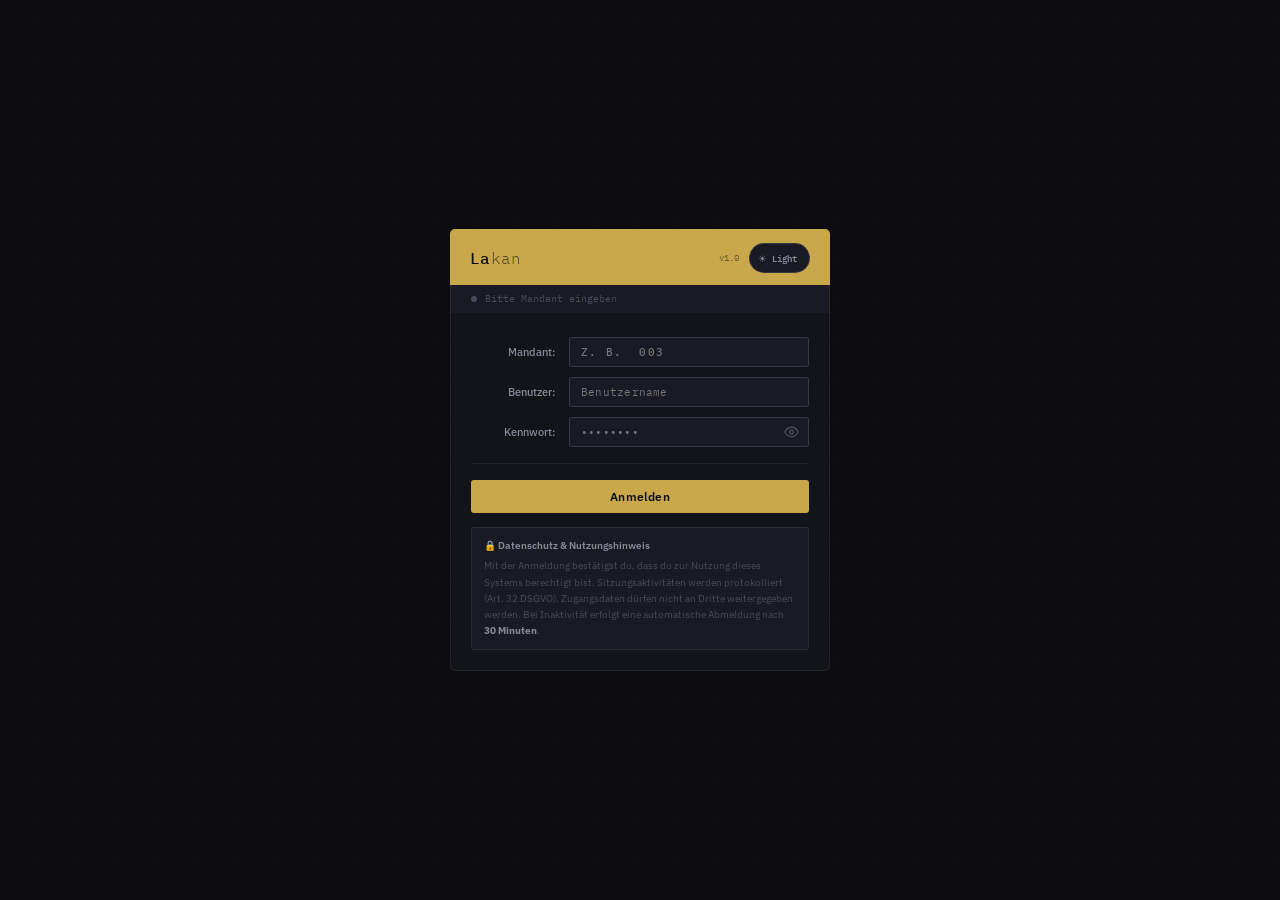
<file: fleetdesk-dashboard_v5(21).html>
<!DOCTYPE html>
<html lang="de">
<head>
<meta charset="UTF-8">
<meta name="viewport" content="width=device-width, initial-scale=1.0">
<title>Lakan – Buchungsverwaltung</title>
<link rel="preconnect" href="https://fonts.googleapis.com">
<link href="https://fonts.googleapis.com/css2?family=IBM+Plex+Sans:wght@300;400;500;600;700&family=IBM+Plex+Mono:wght@400;500&display=swap" rel="stylesheet">
<style>
*,*::before,*::after{box-sizing:border-box;margin:0;padding:0;}
:root{
  --bg:#0D0D10; --bg2:#13131A; --bg3:#1A1A24; --bg4:#22222E;
  --border:rgba(255,255,255,0.07); --border2:rgba(255,255,255,0.13);
  --gold:#C9A84C; --gold2:#E2C06A;
  --text:#EEEDF5; --text2:#8A8998; --text3:#4A4958;
  --green:#2ECC8A; --red:#E85555; --orange:#E8A020; --blue:#4A7FE0; --purple:#8B5CF6;
  --font:'IBM Plex Sans',sans-serif; --mono:'IBM Plex Mono',monospace;
  --r:5px; --sidebar:258px; --tr:0.15s ease;
  --shadow:rgba(0,0,0,.5);
  --grid-line:rgba(255,255,255,0.012);
  --hover-row:rgba(255,255,255,.015);
  --modal-bg:rgba(0,0,0,.6);
}
[data-theme="light"]{
  --bg:#F0F2F5; --bg2:#FFFFFF; --bg3:#F5F6F9; --bg4:#E8EAF0;
  --border:rgba(0,0,0,0.09); --border2:rgba(0,0,0,0.15);
  --gold:#B8860B; --gold2:#C9A84C;
  --text:#1A1A2E; --text2:#5A5A72; --text3:#9A9AB0;
  --green:#1A9E65; --red:#CC3333; --orange:#C07010; --blue:#2F5FC0; --purple:#6B3FC0;
  --shadow:rgba(0,0,0,.15);
  --grid-line:rgba(0,0,0,0.025);
  --hover-row:rgba(0,0,0,.025);
  --modal-bg:rgba(0,0,0,.45);
}
.nb-sec-hdr{font-size:0.7rem;font-weight:700;letter-spacing:.06em;color:var(--text3);text-transform:uppercase;margin-bottom:10px;padding-bottom:6px;border-bottom:1px solid var(--border)}
.nb-lbl{font-size:0.72rem;color:var(--text2);display:block;margin-bottom:3px}
html{ transition: background var(--tr), color var(--tr); }
html,body{height:100%;background:var(--bg);color:var(--text);font-family:var(--font);font-size:14px;}
::-webkit-scrollbar{width:4px;} ::-webkit-scrollbar-thumb{background:var(--bg4);border-radius:4px;}

/* ── LOGIN ── */
#loginScreen{min-height:100vh;display:flex;align-items:center;justify-content:center;background:var(--bg);position:relative;}
#loginScreen::before{content:'';position:absolute;inset:0;
  background:repeating-linear-gradient(0deg,transparent,transparent 39px,var(--grid-line) 40px),
             repeating-linear-gradient(90deg,transparent,transparent 39px,var(--grid-line) 40px);
  pointer-events:none;}

.lw{position:relative;z-index:1;width:380px;max-width:calc(100vw - 32px);animation:fadeUp .4s ease;}
@keyframes fadeUp{from{opacity:0;transform:translateY(14px)}to{opacity:1;transform:translateY(0)}}

/* Golden top bar like SAP */
.l-topbar{
  background:var(--gold);
  border-radius:var(--r) var(--r) 0 0;
  padding:14px 20px 12px;
  display:flex;align-items:center;justify-content:space-between;
}
.l-logo{font-family:var(--mono);font-size:1.15rem;font-weight:500;color:#0D0D10;letter-spacing:0.02em;}
.l-logo span{font-weight:300;opacity:0.6;}
.l-version{font-family:var(--mono);font-size:0.62rem;color:rgba(13,13,16,0.5);}

/* System indicator strip */
.l-sysstrip{
  background:var(--bg3);
  border-left:1px solid var(--border);
  border-right:1px solid var(--border);
  padding:6px 20px;
  display:flex;align-items:center;gap:8px;
  font-family:var(--mono);font-size:0.68rem;color:var(--text3);
  min-height:28px;
  transition:all var(--tr);
}
.l-sysstrip .dot{width:6px;height:6px;border-radius:50%;background:var(--text3);flex-shrink:0;transition:background var(--tr);}
.l-sysstrip.prod .dot{background:var(--green);}
.l-sysstrip.test .dot{background:var(--orange);}
.l-sysstrip.demo .dot{background:var(--blue);}
.l-sysstrip.prod{color:var(--text2);}
.l-sysstrip.test{color:var(--orange);}
.l-sysstrip.demo{color:var(--blue);}
.l-sysstrip.sys .dot{background:var(--purple);}
.l-sysstrip.sys{color:#C084FC;}

/* Form card */
.l-card{
  background:var(--bg2);
  border:1px solid var(--border);
  border-top:none;
  border-radius:0 0 var(--r) var(--r);
  padding:24px 20px 20px;
}

/* SAP-style field rows: Label | Input */
.l-row{display:grid;grid-template-columns:90px 1fr;align-items:center;gap:8px;margin-bottom:10px;}
.l-lbl{font-size:0.78rem;font-weight:500;color:var(--text2);text-align:right;padding-right:6px;}
.l-inp{
  background:var(--bg3);border:1px solid var(--border2);border-radius:3px;
  padding:7px 11px;color:var(--text);font-family:var(--mono);font-size:0.8rem;
  outline:none;width:100%;transition:border-color var(--tr);letter-spacing:0.02em;
}
.l-inp:focus{border-color:var(--gold);background:var(--bg4);}
.l-inp.mdt{text-transform:uppercase;letter-spacing:0.12em;font-weight:500;}

.l-sep{height:1px;background:var(--border);margin:16px 0;}

.l-btn{
  width:100%;background:var(--gold);color:#0D0D10;border:none;
  padding:9px;border-radius:3px;font-family:var(--font);font-weight:600;
  font-size:0.85rem;cursor:pointer;transition:background var(--tr);letter-spacing:0.02em;
}
.l-btn:hover{background:var(--gold2);}

.l-err{
  margin-top:10px;padding:7px 12px;
  background:rgba(232,85,85,0.08);border:1px solid rgba(232,85,85,0.2);
  border-radius:3px;color:var(--red);font-size:0.75rem;
  display:none;font-family:var(--mono);
}

/* ── APP SHELL ── */
#app{display:none;height:100vh;overflow:hidden;flex-direction:column;}
#app.on{display:flex;}

/* SAP-style top system bar */
.sysbar{
  height:26px;background:var(--bg2);border-bottom:1px solid var(--border);
  display:flex;align-items:center;padding:0 14px;gap:0;flex-shrink:0;
  font-family:var(--mono);font-size:0.67rem;
}
.sb-logo{color:var(--gold);font-weight:500;letter-spacing:0.06em;padding-right:14px;border-right:1px solid var(--border);}
.sb-seg{padding:0 12px;color:var(--text3);display:flex;align-items:center;gap:6px;border-right:1px solid var(--border);}
.sb-seg .dot{width:5px;height:5px;border-radius:50%;}
.sb-seg.prod .dot{background:var(--green);}
.sb-seg.test .dot{background:var(--orange);}
.sb-seg.demo .dot{background:var(--blue);}
.sb-seg.sys  .dot{background:var(--purple);}
.sb-seg.prod{color:var(--text2);}
.sb-seg.test{color:var(--orange);}
.sb-seg.demo{color:var(--blue);}
.sb-seg.sys {color:#C084FC;}
.sb-right{margin-left:auto;display:flex;align-items:center;gap:0;}
.sb-user{padding:0 12px;color:var(--text3);cursor:pointer;border-left:1px solid var(--border);transition:color var(--tr);}
.sb-user:hover{color:var(--text2);}
.sb-clock{padding:0 12px;color:var(--text3);border-left:1px solid var(--border);}

/* Body */
.app-body{flex:1;display:flex;overflow:hidden;}

/* ── SIDEBAR ── */
.sidebar{
  width:var(--sidebar);min-width:var(--sidebar);
  background:var(--bg2);border-right:1px solid var(--border);
  display:flex;flex-direction:column;overflow-y:auto;overflow-x:hidden;
}
.sb-mdt-tag{
  padding:8px 12px;border-bottom:1px solid var(--border);
  display:flex;align-items:center;gap:8px;
  font-family:var(--mono);font-size:0.67rem;color:var(--text3);
}
.mdt-chip{
  background:var(--bg4);border:1px solid var(--border2);border-radius:2px;
  padding:1px 7px;color:var(--gold);font-weight:500;letter-spacing:0.1em;font-size:0.68rem;
}

.sb-section{padding:12px 8px 4px;}
.sb-sec-lbl{font-size:0.6rem;font-weight:700;color:var(--text3);letter-spacing:0.14em;text-transform:uppercase;padding:0 8px;margin-bottom:2px;}
.nav{
  display:flex;align-items:center;gap:8px;padding:7px 9px;border-radius:3px;
  cursor:pointer;transition:all var(--tr);font-size:0.8rem;font-weight:400;
  color:var(--text2);user-select:none;position:relative;
}
.nav:hover{background:var(--bg3);color:var(--text);}
.nav.on{background:rgba(201,168,76,0.07);color:var(--gold);font-weight:500;}
.nav.on::before{content:'';position:absolute;left:0;top:4px;bottom:4px;width:2px;background:var(--gold);border-radius:0 2px 2px 0;}
.nav svg{width:14px;height:14px;flex-shrink:0;opacity:0.7;}
.nav.on svg{opacity:1;}
.nav .nbadge{margin-left:auto;background:var(--red);color:#fff;font-size:0.58rem;font-weight:700;padding:1px 5px;border-radius:8px;font-family:var(--mono);}

.sb-bottom{margin-top:auto;border-top:1px solid var(--border);padding:8px;}
.sb-urow{display:flex;align-items:center;gap:8px;padding:7px 9px;border-radius:3px;cursor:pointer;transition:background var(--tr);}
.sb-urow:hover{background:var(--bg3);}
.u-av{width:26px;height:26px;border-radius:50%;display:flex;align-items:center;justify-content:center;font-size:0.62rem;font-weight:700;color:#0D0D10;flex-shrink:0;font-family:var(--mono);}
.u-meta{flex:1;min-width:0;}
.u-name{font-size:0.78rem;font-weight:500;white-space:nowrap;overflow:hidden;text-overflow:ellipsis;}
.u-sub{font-size:0.62rem;color:var(--text3);font-family:var(--mono);}
.rpill{font-size:0.56rem;padding:1px 6px;border-radius:2px;font-weight:700;font-family:var(--mono);letter-spacing:0.06em;flex-shrink:0;}
.rp-super   {background:rgba(139,92,246,.12);color:var(--purple);border:1px solid rgba(139,92,246,.2);}
.rp-zentrale{background:rgba(139,92,246,.18);color:#C084FC;border:1px solid rgba(192,132,252,.3);}
.rp-admin   {background:rgba(201,168,76,.12);color:var(--gold);border:1px solid rgba(201,168,76,.2);}
.rp-gf   {background:rgba(232,160,32,.12);color:var(--orange);border:1px solid rgba(232,160,32,.2);}
.rp-disp {background:rgba(74,127,224,.12);color:var(--blue);border:1px solid rgba(74,127,224,.2);}
.rp-drv  {background:rgba(46,204,138,.12);color:var(--green);border:1px solid rgba(46,204,138,.2);}

/* ── MAIN ── */
.main{flex:1;display:flex;flex-direction:column;overflow:hidden;}
.topbar{
  height:42px;border-bottom:1px solid var(--border);
  display:flex;align-items:center;padding:0 18px;gap:10px;flex-shrink:0;
}
.tb-title{font-size:0.88rem;font-weight:600;}
.tb-sep{color:var(--text3);font-size:0.7rem;}
.tb-crumb{font-size:0.7rem;color:var(--text3);font-family:var(--mono);}
.tb-right{margin-left:auto;display:flex;align-items:center;gap:7px;}
.btn{background:var(--bg3);border:1px solid var(--border);border-radius:3px;padding:4px 11px;color:var(--text2);font-family:var(--font);font-size:0.75rem;font-weight:500;cursor:pointer;transition:all var(--tr);}
.btn:hover{border-color:var(--border2);color:var(--text);}
.btn.pri{background:var(--gold);color:#0D0D10;border-color:var(--gold);font-weight:600;}
.btn.pri:hover{background:var(--gold2);}

.content{flex:1;overflow-y:auto;padding:18px;}
.view{display:none;animation:fi .2s ease;}
.view.on{display:block;}
@keyframes fi{from{opacity:0}to{opacity:1}}

/* ── STATS ── */
.stats{display:grid;grid-template-columns:repeat(4,1fr);gap:10px;margin-bottom:16px;}
.scard{background:var(--bg2);border:1px solid var(--border);border-radius:var(--r);padding:14px 16px;transition:border-color var(--tr);}
.scard:hover{border-color:var(--border2);}
.slbl{font-size:0.65rem;color:var(--text3);text-transform:uppercase;letter-spacing:0.09em;font-weight:600;margin-bottom:5px;}
.sval{font-size:1.6rem;font-weight:700;letter-spacing:-0.03em;font-family:var(--mono);}
.sval.g{color:var(--gold)}.sval.gr{color:var(--green)}.sval.b{color:var(--blue)}.sval.o{color:var(--orange)}
.sdelta{font-size:0.65rem;color:var(--text3);margin-top:3px;font-family:var(--mono);}
.sdelta.up{color:var(--green)}.sdelta.dn{color:var(--red)}

/* ── TABLE CARD ── */
.tcard{background:var(--bg2);border:1px solid var(--border);border-radius:var(--r);overflow:hidden;margin-bottom:14px;}
.ttoolbar{display:flex;align-items:center;gap:8px;padding:9px 14px;border-bottom:1px solid var(--border);flex-wrap:wrap;}
.ttitle{font-size:0.8rem;font-weight:600;}
.srch{background:var(--bg3);border:1px solid var(--border);border-radius:3px;padding:4px 9px;color:var(--text);font-family:var(--mono);font-size:0.73rem;outline:none;width:170px;transition:border-color var(--tr);}
.srch:focus{border-color:var(--gold);}
.fsel{background:var(--bg3);border:1px solid var(--border);border-radius:3px;padding:4px 8px;color:var(--text2);font-family:var(--mono);font-size:0.73rem;outline:none;cursor:pointer;}
table{width:100%;border-collapse:collapse;}
thead{background:var(--bg3);}
th{padding:7px 13px;text-align:left;font-size:0.62rem;font-weight:700;color:var(--text3);text-transform:uppercase;letter-spacing:0.1em;white-space:nowrap;border-bottom:1px solid var(--border);}
td{padding:9px 13px;font-size:0.78rem;border-bottom:1px solid var(--border);color:var(--text2);vertical-align:middle;}
tr:last-child td{border-bottom:none;}
tr:hover td{background:var(--hover-row);cursor:pointer;}
.tdp{color:var(--text);font-weight:500;}
.tdm{font-family:var(--mono);font-size:0.71rem;}
.tds{font-size:0.68rem;color:var(--text3);margin-top:1px;}
.tdg{color:var(--gold);font-family:var(--mono);font-size:0.75rem;font-weight:500;}
.abtn{background:transparent;border:1px solid var(--border);border-radius:2px;padding:2px 8px;color:var(--text3);font-family:var(--font);font-size:0.7rem;cursor:pointer;transition:all var(--tr);}
.abtn:hover{border-color:var(--gold);color:var(--gold);}

/* ── BADGES ── */
.badge{display:inline-flex;align-items:center;gap:4px;padding:2px 7px;border-radius:2px;font-size:0.65rem;font-weight:600;font-family:var(--mono);white-space:nowrap;}
.badge::before{content:'';width:4px;height:4px;border-radius:50%;flex-shrink:0;}
.b-neu{background:rgba(74,127,224,.1);color:var(--blue);}.b-neu::before{background:var(--blue);}
.b-bestätigt{background:rgba(201,168,76,.1);color:var(--gold);}.b-bestätigt::before{background:var(--gold);}
.b-unterwegs{background:rgba(232,160,32,.1);color:var(--orange);}.b-unterwegs::before{background:var(--orange);}
.b-abgeschlossen{background:rgba(46,204,138,.1);color:var(--green);}.b-abgeschlossen::before{background:var(--green);}
.b-storniert{background:rgba(232,85,85,.1);color:var(--red);}.b-storniert::before{background:var(--red);}
.b-aktiv{background:rgba(46,204,138,.1);color:var(--green);}.b-aktiv::before{background:var(--green);}
.b-inaktiv{background:rgba(232,85,85,.1);color:var(--red);}.b-inaktiv::before{background:var(--red);}
.b-frei{background:rgba(46,204,138,.1);color:var(--green);}.b-frei::before{background:var(--green);}
.b-busy{background:rgba(232,160,32,.1);color:var(--orange);}.b-busy::before{background:var(--orange);}
.b-test{background:rgba(232,160,32,.08);color:var(--orange);border:1px solid rgba(232,160,32,.2);}
.b-test::before{background:var(--orange);}
.b-demo{background:rgba(74,127,224,.08);color:var(--blue);border:1px solid rgba(74,127,224,.2);}
.b-demo::before{background:var(--blue);}
.b-prod{background:rgba(46,204,138,.08);color:var(--green);border:1px solid rgba(46,204,138,.2);}
.b-prod::before{background:var(--green);}

/* ── CHART ── */
.chart{background:var(--bg2);border:1px solid var(--border);border-radius:var(--r);padding:14px 16px;margin-bottom:14px;}
.chtitle{font-size:0.75rem;font-weight:600;color:var(--text2);margin-bottom:10px;}
.bars{display:flex;align-items:flex-end;gap:5px;height:54px;}
.bar{flex:1;border-radius:2px 2px 0 0;background:var(--bg4);position:relative;transition:background var(--tr);cursor:pointer;min-width:0;}
.bar:hover{background:rgba(201,168,76,.15);}
.bar.today{background:rgba(201,168,76,.3);}
.bar-lbl{position:absolute;bottom:-15px;left:50%;transform:translateX(-50%);font-size:0.56rem;color:var(--text3);font-family:var(--mono);white-space:nowrap;}

/* ── DETAIL PANEL ── */
.overlay{position:fixed;inset:0;background:var(--modal-bg);z-index:500;display:none;justify-content:flex-end;backdrop-filter:blur(3px);}
.overlay.on{display:flex;}
.dpanel{width:490px;max-width:100vw;height:100vh;background:var(--bg2);border-left:1px solid var(--border);overflow-y:auto;animation:si .22s ease;}
@keyframes si{from{transform:translateX(100%)}to{transform:translateX(0)}}
.dph{padding:12px 16px;border-bottom:1px solid var(--border);display:flex;align-items:center;gap:10px;background:var(--bg3);position:sticky;top:0;z-index:1;}
.dptitle{font-size:0.85rem;font-weight:600;}
.dpid{font-family:var(--mono);font-size:0.68rem;color:var(--text3);margin-top:1px;}
.dpclose{margin-left:auto;background:transparent;border:1px solid var(--border);border-radius:2px;width:24px;height:24px;display:flex;align-items:center;justify-content:center;cursor:pointer;color:var(--text3);font-size:0.8rem;transition:all var(--tr);}
.dpclose:hover{border-color:var(--red);color:var(--red);}
.dpbody{padding:16px;}
.dpsec{margin-bottom:18px;}
.dpstitle{font-size:0.6rem;font-weight:700;color:var(--text3);text-transform:uppercase;letter-spacing:0.12em;padding-bottom:6px;border-bottom:1px solid var(--border);margin-bottom:9px;}
.dprow{display:grid;grid-template-columns:120px 1fr;gap:8px;padding:4px 0;font-size:0.78rem;align-items:start;}
.dpk{color:var(--text3);font-size:0.72rem;}
.dpv{color:var(--text);}
.dpv.mono{font-family:var(--mono);font-size:0.7rem;}
.dpv.big{color:var(--green);font-family:var(--mono);font-size:0.95rem;font-weight:600;}
.dpv.gold{color:var(--gold);}
.dpacts{display:flex;gap:7px;flex-wrap:wrap;padding-top:2px;}
.dpbtn{padding:6px 13px;border-radius:3px;border:1px solid var(--border);background:var(--bg3);color:var(--text2);font-family:var(--font);font-size:0.75rem;font-weight:500;cursor:pointer;transition:all var(--tr);}
.dpbtn:hover{border-color:var(--border2);color:var(--text);}
.dpbtn.ok {background:rgba(46,204,138,.07);border-color:rgba(46,204,138,.25);color:var(--green);}
.dpbtn.ok:hover{background:rgba(46,204,138,.14);}
.dpbtn.go {background:rgba(232,160,32,.07);border-color:rgba(232,160,32,.25);color:var(--orange);}
.dpbtn.go:hover{background:rgba(232,160,32,.14);}
.dpbtn.as {background:rgba(74,127,224,.07);border-color:rgba(74,127,224,.25);color:var(--blue);}
.dpbtn.as:hover{background:rgba(74,127,224,.14);}
.dpbtn.rm {background:rgba(232,85,85,.07);border-color:rgba(232,85,85,.25);color:var(--red);}
.dpbtn.rm:hover{background:rgba(232,85,85,.14);}

/* ── CARD GRID ── */
.cgrid{display:grid;grid-template-columns:repeat(auto-fill,minmax(270px,1fr));gap:12px;}
.icard{background:var(--bg2);border:1px solid var(--border);border-radius:var(--r);padding:14px;transition:border-color var(--tr);}
.icard:hover{border-color:var(--border2);}
.ich{display:flex;align-items:center;gap:9px;margin-bottom:11px;}
.icav{width:34px;height:34px;border-radius:3px;display:flex;align-items:center;justify-content:center;font-size:0.72rem;font-weight:700;flex-shrink:0;font-family:var(--mono);}
.icn{font-size:0.82rem;font-weight:600;}
.ics{font-size:0.65rem;color:var(--text3);font-family:var(--mono);margin-top:1px;}
.icstats{display:grid;grid-template-columns:1fr 1fr 1fr;gap:7px;}
.icst{background:var(--bg3);border-radius:3px;padding:7px 9px;}
.icstv{font-size:0.95rem;font-weight:600;font-family:var(--mono);}
.icstl{font-size:0.58rem;color:var(--text3);margin-top:1px;}
.icfoot{display:flex;align-items:center;justify-content:space-between;margin-top:9px;padding-top:9px;border-top:1px solid var(--border);}

/* ── ACCESS DENIED ── */
.nodex{display:flex;flex-direction:column;align-items:center;justify-content:center;padding:70px 20px;text-align:center;color:var(--text3);}
.nodex-icon{font-size:1.8rem;margin-bottom:10px;opacity:.4;}
.nodex-title{font-size:0.85rem;font-weight:600;color:var(--text2);margin-bottom:5px;}
.nodex-text{font-size:0.75rem;}

/* ── TOAST ── */
#toast{position:fixed;bottom:18px;right:18px;background:var(--bg3);border:1px solid var(--border2);border-radius:var(--r);padding:9px 15px;font-size:0.76rem;display:flex;align-items:center;gap:7px;z-index:9999;transform:translateY(50px);opacity:0;transition:all .22s ease;pointer-events:none;}
#toast.on{transform:translateY(0);opacity:1;}
#toast.ok{border-color:rgba(46,204,138,.3);} #toast.ok .ti{color:var(--green);}
#toast.err{border-color:rgba(232,85,85,.3);} #toast.err .ti{color:var(--red);}

/* ── RESPONSIVE ── */
@media(max-width:900px){
  .stats{grid-template-columns:1fr 1fr;}
  :root{--sidebar:42px;}
  .nav span,.sb-sec-lbl,.u-meta,.rpill,.sb-mdt-tag span:not(.mdt-chip){display:none;}
  .nav .nbadge{display:none;}
  .sb-mdt-tag{justify-content:center;}
}
@media(max-width:580px){
  .stats{grid-template-columns:1fr;}
  .content{padding:12px;}
}
</style>
</head>
<body>

<!-- ══════════════ LOGIN ══════════════ -->
<div id="loginScreen">
<div class="lw">

  <div class="l-topbar">
    <div>
      <div class="l-logo">La<span>kan</span></div>
    </div>
    <div style="display:flex;align-items:center;gap:10px">
      <div class="l-version">v1.0</div>
      <button onclick="toggleTheme()" title="Dark/Light umschalten" id="lThemeBtn"
        style="background:var(--bg3);border:1px solid var(--border2);border-radius:20px;
               padding:4px 12px 4px 9px;cursor:pointer;display:flex;align-items:center;gap:6px;
               font-family:var(--mono);font-size:0.65rem;font-weight:600;color:var(--text2);
               transition:all .15s;white-space:nowrap"
        onmouseover="this.style.borderColor='var(--blue)';this.style.color='var(--blue)'"
        onmouseout="this.style.borderColor='var(--border2)';this.style.color='var(--text2)'">
        <span id="lThemeIcon" style="font-size:0.85rem">🌙</span>
        <span id="lThemeTxt">Dark</span>
      </button>
    </div>
  </div>

  <div class="l-sysstrip" id="lSysStrip">
    <span class="dot"></span>
    <span id="lSysText">Bitte Mandant eingeben</span>
  </div>

  <div class="l-card">
    <div class="l-row">
      <label class="l-lbl" for="fMdt">Mandant:</label>
      <input id="fMdt" class="l-inp mdt" type="text" maxlength="3" placeholder="z. B.  003"
             autocomplete="off" spellcheck="false"
             oninput="onMdt(this.value)"
             onkeydown="if(event.key==='Enter')document.getElementById('fUsr').focus()">
    </div>
    <div class="l-row">
      <label class="l-lbl" for="fUsr">Benutzer:</label>
      <input id="fUsr" class="l-inp" type="text" placeholder="Benutzername"
             autocomplete="username" spellcheck="false"
             onkeydown="if(event.key==='Enter')document.getElementById('fPw').focus()">
    </div>
    <div class="l-row">
      <label class="l-lbl" for="fPw">Kennwort:</label>
      <div style="position:relative;width:100%">
        <input id="fPw" class="l-inp" type="password" placeholder="••••••••"
               autocomplete="current-password"
               onkeydown="if(event.key==='Enter')doLogin()" style="padding-right:36px">
        <button type="button" id="pwToggleBtn" onclick="togglePwVisibility()"
          title="Kennwort anzeigen / verbergen"
          style="position:absolute;right:8px;top:50%;transform:translateY(-50%);background:none;border:none;cursor:pointer;color:var(--text3);padding:2px;display:flex;align-items:center">
          <svg id="pwEye" width="15" height="15" viewBox="0 0 16 16" fill="none" stroke="currentColor" stroke-width="1.5">
            <path d="M1 8s2.5-5 7-5 7 5 7 5-2.5 5-7 5-7-5-7-5z"/><circle cx="8" cy="8" r="2"/>
          </svg>
        </button>
      </div>
    </div>

    <!-- Brute-Force-Sperre Hinweis -->
    <div id="lLockWarn" style="display:none;margin-bottom:8px;padding:7px 11px;background:rgba(232,160,32,.08);border:1px solid rgba(232,160,32,.25);border-radius:3px;font-size:0.72rem;color:var(--orange);font-family:var(--mono)">
      ⚠ <span id="lLockTxt">Zu viele Fehlversuche. Bitte warten.</span>
    </div>

    <div class="l-sep"></div>
    <button class="l-btn" id="lLoginBtn" onclick="doLogin()">Anmelden</button>
    <div class="l-err" id="lErr">Anmeldung fehlgeschlagen.</div>

    <!-- DSGVO-Hinweis -->
    <div style="margin-top:14px;padding:10px 12px;background:var(--bg3);border:1px solid var(--border);border-radius:3px;font-size:0.68rem;color:var(--text3);line-height:1.7">
      <div style="font-weight:600;color:var(--text2);margin-bottom:4px;font-size:0.7rem">🔒 Datenschutz &amp; Nutzungshinweis</div>
      Mit der Anmeldung bestätigst du, dass du zur Nutzung dieses Systems berechtigt bist.
      Sitzungsaktivitäten werden protokolliert (Art. 32 DSGVO). Zugangsdaten dürfen nicht an Dritte weitergegeben werden.
      Bei Inaktivität erfolgt eine automatische Abmeldung nach <strong style="color:var(--text2)">30 Minuten</strong>.
      <span id="lDemoOnly" style="display:none;color:var(--orange)"><br>⚠ Demo-System — keine echten Personendaten verwenden.</span>
    </div>

    <!-- Demo-Zugangshilfe (nur für Demo/Test-Mandanten — KEIN Passwort im Klartext) -->
    <div id="lDemoHint" style="display:none;margin-top:10px">
      <div style="padding:9px 12px;background:rgba(74,127,224,.06);border:1px solid rgba(74,127,224,.2);border-radius:3px;font-size:0.68rem;color:var(--blue);font-family:var(--mono)">
        ℹ Demo-Zugang — Benutzer für diesen Mandanten:
      </div>
      <div id="lDemoUsers" style="background:var(--bg3);border:1px solid var(--border);border-top:none;border-radius:0 0 3px 3px;padding:8px 12px;font-size:0.7rem;font-family:var(--mono)"></div>
    </div>

  </div>

</div>
</div>

<!-- ══════════════ APP ══════════════ -->
<div id="app">

  <!-- TOP SYSTEM BAR -->
  <div class="sysbar">
    <span class="sb-logo">Lakan</span>
    <span class="sb-seg" id="sbSeg">
      <span class="dot"></span>
      <span id="sbSysName">–</span>
    </span>
    <span class="sb-seg" style="border-right:none">Mdt: <strong id="sbMdtNum" style="color:var(--gold);margin-left:4px">–</strong></span>
    <div class="sb-right">
      <span class="sb-clock" id="sbClock">–</span>
      <button id="themeToggle" onclick="toggleTheme()" title="Dark/Light umschalten"
        style="background:none;border:none;border-left:1px solid var(--border);padding:0 11px;height:26px;cursor:pointer;color:var(--text3);font-size:0.78rem;transition:color var(--tr);display:flex;align-items:center;gap:5px"
        onmouseover="this.style.color='var(--text2)'" onmouseout="this.style.color='var(--text3)'">
        <span id="themeIcon">☀</span>
      </button>
      <span class="sb-user" onclick="doLogout()" title="Abmelden">
        <span id="sbUserTxt">–</span>&nbsp;↩
      </span>
    </div>
  </div>

  <!-- BODY -->
  <div class="app-body">

    <!-- SIDEBAR -->
    <aside class="sidebar">
      <div class="sb-mdt-tag">
        <span class="mdt-chip" id="sbMdtChip">–</span>
        <span id="sbMdtName">–</span>
      </div>

      <div class="sb-section">
        <div class="sb-sec-lbl">Übersicht</div>
        <div class="nav on" onclick="showView('dashboard')" id="nav-dashboard">
          <svg viewBox="0 0 16 16" fill="none" stroke="currentColor" stroke-width="1.5"><rect x="1" y="1" width="6" height="6" rx="1"/><rect x="9" y="1" width="6" height="6" rx="1"/><rect x="1" y="9" width="6" height="6" rx="1"/><rect x="9" y="9" width="6" height="6" rx="1"/></svg>
          <span>Dashboard</span>
        </div>
        <div class="nav" onclick="showView('buchungen')" id="nav-buchungen">
          <svg viewBox="0 0 16 16" fill="none" stroke="currentColor" stroke-width="1.5"><rect x="2" y="2" width="12" height="12" rx="1.5"/><line x1="2" y1="6" x2="14" y2="6"/><line x1="5" y1="1" x2="5" y2="4"/><line x1="11" y1="1" x2="11" y2="4"/></svg>
          <span>Buchungen</span>
          <span class="nbadge" id="nbNeu" style="display:none">0</span>
        </div>
      </div>

      <!-- 000 Zentrale nav – only visible for zentrale/superadmin -->
      <div class="sb-section" id="sbZentrale" style="display:none">
        <div class="sb-sec-lbl">Klientenverwaltung</div>
        <div class="nav" onclick="showView('antraege')" id="nav-antraege">
          <svg viewBox="0 0 16 16" fill="none" stroke="currentColor" stroke-width="1.5"><rect x="2" y="2" width="12" height="12" rx="1.5"/><path d="M5 8h6M5 5h6M5 11h3"/></svg>
          <span>Änderungsanträge</span>
          <span class="nbadge" id="nbAntraege" style="display:none">0</span>
        </div>
        <div class="nav" onclick="showView('cr_inbox')" id="nav-cr_inbox">
          <svg viewBox="0 0 16 16" fill="none" stroke="currentColor" stroke-width="1.5"><rect x="2" y="2" width="12" height="12" rx="1.5"/><path d="M5 8h6M8 5v6"/></svg>
          <span>CR-Eingang</span>
          <span class="nbadge" id="nbCrInbox" style="display:none">0</span>
        </div>
        <div class="nav" onclick="showView('klienten')" id="nav-klienten">
          <svg viewBox="0 0 16 16" fill="none" stroke="currentColor" stroke-width="1.5"><rect x="1" y="2" width="14" height="12" rx="1.5"/><circle cx="6" cy="8" r="2"/><path d="M2 13c0-1.5 1.5-3 4-3"/><line x1="10" y1="6" x2="14" y2="6"/><line x1="10" y1="9" x2="13" y2="9"/></svg>
          <span>Mandantenpflege</span>
          <span class="nbadge" id="nbKlienten" style="display:none">!</span>
        </div>
        <div class="nav" onclick="showView('onboarding')" id="nav-onboarding">
          <svg viewBox="0 0 16 16" fill="none" stroke="currentColor" stroke-width="1.5"><circle cx="8" cy="6" r="3"/><path d="M2 14c0-3 3-5 6-5s6 2 6 5"/><line x1="11" y1="3" x2="14" y2="3"/><line x1="12.5" y1="1.5" x2="12.5" y2="4.5"/></svg>
          <span>Mandant anlegen</span>
        </div>
      </div>

      <div class="sb-section" id="sbDisp">
        <div class="sb-sec-lbl">Disposition</div>
        <div class="nav" onclick="showView('fahrten')" id="nav-fahrten">
          <svg viewBox="0 0 16 16" fill="none" stroke="currentColor" stroke-width="1.5"><path d="M2 11L4 5h8l2 6z"/><circle cx="5" cy="12.5" r="1.5"/><circle cx="11" cy="12.5" r="1.5"/></svg>
          <span>Fahrtenplan</span>
        </div>
        <div class="nav" onclick="showView('fahrer')" id="nav-fahrer">
          <svg viewBox="0 0 16 16" fill="none" stroke="currentColor" stroke-width="1.5"><circle cx="8" cy="5" r="3"/><path d="M2 14c0-3 2.5-5 6-5s6 2 6 5"/></svg>
          <span>Fahrer</span>
        </div>
        <div class="nav" onclick="showView('fahrzeuge')" id="nav-fahrzeuge">
          <svg viewBox="0 0 16 16" fill="none" stroke="currentColor" stroke-width="1.5"><rect x="1" y="5" width="14" height="7" rx="1.5"/><circle cx="4" cy="12" r="1.5"/><circle cx="12" cy="12" r="1.5"/><path d="M1 8h14"/><path d="M4 5l2-3h4l2 3"/></svg>
          <span>Fahrzeuge</span>
          <span class="nbadge" id="nbFzWarn" style="display:none">!</span>
        </div>
      </div>

      <!-- Admin-only section -->
      <div class="sb-section" id="sbAdmin">
        <div class="sb-sec-lbl">Administration</div>
        <div class="nav" onclick="showView('benutzer')" id="nav-benutzer">
          <svg viewBox="0 0 16 16" fill="none" stroke="currentColor" stroke-width="1.5"><circle cx="6" cy="5" r="2.5"/><path d="M1 13c0-2.5 2.5-4 5-4"/><circle cx="11" cy="7" r="2"/><path d="M8 13c0-2 1.5-3 3-3s3 1 3 3"/></svg>
          <span>Benutzerverwaltung</span>
        </div>
        <div class="nav" onclick="showView('kundenstamm')" id="nav-kundenstamm">
          <svg viewBox="0 0 16 16" fill="none" stroke="currentColor" stroke-width="1.5"><path d="M8 1a3 3 0 100 6 3 3 0 000-6z"/><path d="M2 14c0-3 2.7-5 6-5s6 2 6 5"/><path d="M11 6l1.5 1.5L15 5"/></svg>
          <span>Kundenstamm</span>
          <span class="nbadge" id="nbKunden" style="display:none">0</span>
        </div>
        <div class="nav" onclick="showView('cr')" id="nav-cr">
          <svg viewBox="0 0 16 16" fill="none" stroke="currentColor" stroke-width="1.5"><rect x="2" y="2" width="12" height="12" rx="1.5"/><path d="M5 8h6M8 5v6"/></svg>
          <span>Change Requests</span>
          <span class="nbadge" id="nbCr" style="display:none">0</span>
        </div>
        <div class="nav" onclick="showView('auditlog')" id="nav-auditlog">
          <svg viewBox="0 0 16 16" fill="none" stroke="currentColor" stroke-width="1.5"><rect x="2" y="1" width="12" height="14" rx="1.5"/><line x1="5" y1="5" x2="11" y2="5"/><line x1="5" y1="8" x2="11" y2="8"/><line x1="5" y1="11" x2="8" y2="11"/></svg>
          <span>Änderungsprotokoll</span>
        </div>
        <!-- Only Super-Admin sees Mandantenpflege -->
        <div class="nav" onclick="showView('mandanten')" id="nav-mandanten" style="display:none">
          <svg viewBox="0 0 16 16" fill="none" stroke="currentColor" stroke-width="1.5"><rect x="1" y="4" width="14" height="10" rx="1.5"/><path d="M5 4V3c0-1 1-2 3-2s3 1 3 2v1"/></svg>
          <span>Mandantenpflege</span>
        </div>
      </div>

      <div class="sb-bottom">
        <div class="sb-urow" onclick="doLogout()" title="Abmelden (Klicken)">
          <div class="u-av" id="sbAv">–</div>
          <div class="u-meta">
            <div class="u-name" id="sbUName">–</div>
            <div class="u-sub" id="sbUSub">–</div>
          </div>
          <span class="rpill" id="sbRpill">–</span>
        </div>
      </div>
    </aside>

    <!-- MAIN CONTENT -->
    <div class="main">
      <div class="topbar">
        <span class="tb-title" id="tbTitle">Dashboard</span>
        <span class="tb-sep">›</span>
        <span class="tb-crumb" id="tbCrumb">Übersicht</span>
        <div class="tb-right">
          <button class="btn" onclick="openExportModal()" id="tbExportBtn">↓ Export</button>
          <button class="btn" style="color:var(--blue);border-color:rgba(74,127,224,.3)" onclick="openImportModal()" id="tbImportBtn">↑ Import</button>
          <button class="btn pri" onclick="openNeueBuchungModal()">+ Neu</button>
        </div>
      </div>

      <div class="content">

        <!-- DASHBOARD -->
        <div class="view on" id="view-dashboard">
          <div class="stats">
            <div class="scard"><div class="slbl">Buchungen heute</div><div class="sval g" id="stH">–</div><div class="sdelta up" id="stHd">–</div></div>
            <div class="scard"><div class="slbl">Umsatz (Monat)</div><div class="sval gr" id="stU">–</div><div class="sdelta up">↑ +12% ggü. Vormonat</div></div>
            <div class="scard"><div class="slbl">Aktive Fahrten</div><div class="sval b" id="stA">–</div><div class="sdelta">gerade unterwegs</div></div>
            <div class="scard"><div class="slbl">Neue Anfragen</div><div class="sval o" id="stN">–</div><div class="sdelta dn">Bestätigung ausstehend</div></div>
          </div>
          <div class="chart">
            <div class="chtitle">Buchungen — letzte 7 Tage</div>
            <div class="bars" id="barChart"></div>
          </div>
          <!-- TÜV / Versicherungs-Warnungen -->
          <div id="dashWarnBox" style="display:none;background:rgba(232,160,32,.06);border:1px solid rgba(232,160,32,.25);border-radius:var(--r);padding:12px 14px;margin-bottom:14px"></div>
          <div class="tcard">
            <div class="ttoolbar">
              <span class="ttitle">Letzte Buchungen</span>
              <button class="btn" style="margin-left:auto" onclick="showView('buchungen')">Alle anzeigen →</button>
            </div>
            <table id="tRecent"></table>
          </div>
        </div>

        <!-- ÄNDERUNGSANTRÄGE (Mdt 000 only) -->
        <div class="view" id="view-antraege">
          <div id="cAntraege"></div>
        </div>

        <!-- BUCHUNGEN -->
        <div class="view" id="view-buchungen">
          <div class="tcard">
            <div class="ttoolbar">
              <span class="ttitle">Buchungsverwaltung</span>
              <input class="srch" placeholder="Suche…" oninput="fSearch(this.value)" id="srchInp">
              <select class="fsel" onchange="fStatus(this.value)">
                <option value="">Alle Status</option>
                <option value="neu">Neu</option>
                <option value="bestätigt">Bestätigt</option>
                <option value="unterwegs">Unterwegs</option>
                <option value="abgeschlossen">Abgeschlossen</option>
                <option value="storniert">Storniert</option>
              </select>
            </div>
            <table id="tBuch"></table>
          </div>
        </div>

        <!-- FAHRTENPLAN -->
        <div class="view" id="view-fahrten">
          <div class="tcard">
            <div class="ttoolbar"><span class="ttitle">Fahrtenplan — heute / offen</span></div>
            <table id="tFahrt"></table>
          </div>
        </div>

        <!-- FAHRER -->
        <div class="view" id="view-fahrer">
          <div class="cgrid" id="gFahrer"></div>
        </div>

        <!-- KLIENTENVERWALTUNG (000) -->
        <div class="view" id="view-klienten">
          <div id="cTickets" style="margin-bottom:0"></div>
          <div id="cKlienten"></div>
        </div>

        <!-- ONBOARDING WIZARD (000) -->
        <div class="view" id="view-onboarding">
          <div id="cOnboarding"></div>
        </div>

        <!-- FAHRZEUGVERWALTUNG -->
        <div class="view" id="view-fahrzeuge">
          <div id="cFahrzeuge"></div>
        </div>

        <!-- BENUTZERVERWALTUNG -->
        <div class="view" id="view-benutzer">
          <div id="cBenutzer"></div>
        </div>

        <!-- CHANGE REQUESTS (Admin/GF des Mandanten) -->
        <div class="view" id="view-cr">
          <div id="cCr"></div>
        </div>

        <!-- KUNDENSTAMM -->
        <div class="view" id="view-kundenstamm">
          <div id="cKundenstamm"></div>
        </div>

        <!-- CR-EINGANG (nur Mandant 000 / zentrale) -->
        <div class="view" id="view-cr_inbox">
          <div id="cCrInbox"></div>
        </div>

        <!-- ÄNDERUNGSPROTOKOLL -->
        <div class="view" id="view-auditlog">
          <div id="cAuditLog"></div>
        </div>

        <!-- MANDANTENPFLEGE -->
        <div class="view" id="view-mandanten">
          <div id="cMandanten"></div>
        </div>

      </div><!-- /content -->
    </div><!-- /main -->
  </div><!-- /app-body -->
</div><!-- /app -->

<!-- DETAIL PANEL -->
<div class="overlay" id="overlay" onclick="if(event.target===this)closeDp()">
  <div class="dpanel">
    <div class="dph">
      <div><div class="dptitle" id="dpTitle">–</div><div class="dpid" id="dpId">–</div></div>
      <div id="dpBadge"></div>
      <button class="dpclose" onclick="closeDp()">✕</button>
    </div>
    <div class="dpbody" id="dpBody"></div>
  </div>
</div>

<!-- TOAST -->
<div id="toast"><span class="ti" id="ti">✓</span><span id="tm">–</span></div>

<script>
// ═══════════════════════════════════════════════
// DATA
// ═══════════════════════════════════════════════

const MDT = {
  '000':{ num:'000', name:'Lakan Zentrale', city:'Systemzugang – Klientenverwaltung', type:'sys',  col:'#8B5CF6', em:'🏢', on:true,  buch:0,   rev:'—',        drv:0 },
  '001':{ num:'001', name:'[TESTSYSTEM]',        city:'intern – reserviert',              type:'test', col:'#E8A020', em:'🧪', on:true,  buch:3,   rev:'€ 240',   drv:1 },
  '002':{ num:'002', name:'[PRÄSENTATION]',      city:'intern – reserviert',              type:'demo', col:'#4A7FE0', em:'🖥️',on:true,  buch:4,   rev:'€ 458',   drv:2 },
  '003':{ num:'003', name:'Guad Gfahrn',          city:'Neufahrn b. Freising',            type:'prod', col:'#C9A84C', em:'🚗', on:true,  buch:284, rev:'€ 38.420',drv:3 },
  '004':{ num:'004', name:'Shuttle Plus',         city:'München',                         type:'prod', col:'#2ECC8A', em:'🚐', on:true,  buch:156, rev:'€ 21.800',drv:5 },
  '005':{ num:'005', name:'Transfer Nord',        city:'Hamburg',                         type:'prod', col:'#8B5CF6', em:'🏙️',on:false, buch:98,  rev:'€ 14.200',drv:2 },
};

// Rollen: superadmin > zentrale > admin > geschaeftsfuehrer > disponent > fahrer
// ── AUTHENTICATION MAP (wird später durch Server-Session ersetzt) ──
// Passwörter leben NICHT mehr in USERS — nur in dieser separaten Map.
// Beim Wechsel auf Backend: doLogin() wird zu fetch('/api/login', {method:'POST',...})
// und AUTH_MAP entfällt komplett. USERS enthält dann nur noch Profildaten.
const AUTH_MAP = {
  'zentrale:000':   'zentrale0',
  'onboarding:000': 'onboard0',
  'testadmin:001':   'test001',
  'testgf:001':      'test001g',
  'testdisp:001':    'test001d',
  'testfahrer:001':  'test001f',
  'testfahrer2:001': 'test001f2',
  'demoadmin:002':  'demo002',
  'demogf:002':     'demo002g',
  'demodisp:002':   'demo002d',
  'demofahrer:002': 'demo002f',
  'can:003':        'Can003',
  'rainer:003':     'beer003',
  'maria:003':      'disp003',
  'thomas:003':     'fahr003',
  'anna:003':       'fahr003a',
  'kweber:004':     'shut004',
  'lena:004':       'shut004l',
  'superadmin:SYS': 'sys2026',
};

// Keys im Format "user:mdt" — diese User müssen beim nächsten Login ihr Passwort ändern
const MUST_CHANGE_PW = new Set();

let USERS = [
  // 000 Zentrale – Klientenverwaltung
  { mdt:'000', user:'zentrale',   name:'Lakan Zentrale', role:'zentrale',        ini:'ZE', col:'#8B5CF6' },
  { mdt:'000', user:'onboarding', name:'Onboarding Team',    role:'zentrale',        ini:'OB', col:'#8B5CF6' },
  // 001 Testsystem
  { mdt:'001', user:'testadmin',   name:'Test Admin',       role:'admin',             ini:'TA', col:'#E8A020', tel:'089 000 1001', email:'admin@testsystem.de' },
  { mdt:'001', user:'testgf',      name:'Test GF',          role:'geschaeftsfuehrer', ini:'TG', col:'#E8A020', tel:'089 000 1002', email:'gf@testsystem.de' },
  { mdt:'001', user:'testdisp',    name:'Test Disponent',   role:'disponent',         ini:'TD', col:'#E8A020' },
  { mdt:'001', user:'testfahrer',  name:'Test Fahrer',      role:'fahrer',            ini:'TF', col:'#E8A020' },
  { mdt:'001', user:'testfahrer2', name:'Test Fahrer 2',    role:'fahrer',            ini:'T2', col:'#E8A020' },
  // 002 Präsentation
  { mdt:'002', user:'demoadmin',  name:'Demo Admin',         role:'admin',             ini:'DA', col:'#4A7FE0', tel:'089 000 2001', email:'admin@demo-mandant.de' },
  { mdt:'002', user:'demogf',     name:'Demo GF',            role:'geschaeftsfuehrer', ini:'DG', col:'#4A7FE0', tel:'089 000 2002', email:'gf@demo-mandant.de' },
  { mdt:'002', user:'demodisp',   name:'Demo Disponent',     role:'disponent',         ini:'DD', col:'#4A7FE0' },
  { mdt:'002', user:'demofahrer', name:'Demo Fahrer',        role:'fahrer',            ini:'DF', col:'#4A7FE0' },
  // 003 Guad Gfahrn
  { mdt:'003', user:'can',        name:'Can Taysi',          role:'admin',             ini:'CT', col:'#C9A84C', tel:'0160 000 0001', email:'can@guadgfahrn.de' },
  { mdt:'003', user:'rainer',     name:'Rainer Beer',        role:'geschaeftsfuehrer', ini:'RB', col:'#E8A020', tel:'0160 121 121 0', email:'info@guadgfahrn.de' },
  { mdt:'003', user:'maria',      name:'Maria Schmidt',      role:'disponent',         ini:'MS', col:'#4A7FE0' },
  { mdt:'003', user:'thomas',     name:'Thomas Müller',      role:'fahrer',            ini:'TM', col:'#2ECC8A' },
  { mdt:'003', user:'anna',       name:'Anna Fischer',       role:'fahrer',            ini:'AF', col:'#E8A020' },
  // 004
  { mdt:'004', user:'kweber',     name:'Klaus Weber',        role:'admin',             ini:'KW', col:'#2ECC8A', tel:'089 000 0001', email:'kweber@shuttleplus.de' },
  { mdt:'004', user:'lena',       name:'Lena Braun',         role:'disponent',         ini:'LB', col:'#2ECC8A' },
  // SYS
  { mdt:'SYS', user:'superadmin', name:'System Admin',       role:'superadmin',        ini:'SA', col:'#8B5CF6' },
];

const FAHRER = [
  { mdt:'001', name:'Test Fahrer',    user:'testfahrer',  n:12, st:'frei',      ini:'TF', col:'#E8A020' },
  { mdt:'001', name:'Test Fahrer 2',  user:'testfahrer2', n:8,  st:'unterwegs', ini:'T2', col:'#E8A020' },
  { mdt:'002', name:'Demo Fahrer',    user:'demofahrer',  n:12, st:'frei',      ini:'DF', col:'#4A7FE0' },
  { mdt:'002', name:'Demo Fahrer 2',  user:'demofahrer',  n:8,  st:'unterwegs', ini:'D2', col:'#4A7FE0' },
  { mdt:'003', name:'Thomas Müller',  user:'thomas',     n:42, st:'frei',      ini:'TM', col:'#2ECC8A' },
  { mdt:'003', name:'Anna Fischer',   user:'anna',       n:38, st:'unterwegs', ini:'AF', col:'#E8A020' },
  { mdt:'003', name:'Peter Koch',     user:'peter',      n:55, st:'frei',      ini:'PK', col:'#8B5CF6' },
  { mdt:'004', name:'Max Huber',      user:'maxh',       n:31, st:'frei',      ini:'MH', col:'#2ECC8A' },
];

// ── FAHRZEUGVERWALTUNG ──
// status: aktiv | werkstatt | außer_betrieb
// tuev / vers = ISO-Datum (YYYY-MM-DD) für Fristüberwachung
let FAHRZEUGE = [
  { id:'T001', mdt:'001', kz:'M-TS 001',  marke:'Toyota',   modell:'Camry',          klasse:'Standard Limousine', sitze:4, bj:2021, farbe:'Weiß',   tuev:'2026-11-01', vers:'2026-12-31', km:5000,  status:'aktiv',    notiz:'Testfahrzeug Limousine' },
  { id:'T002', mdt:'001', kz:'M-TS 002',  marke:'Ford',     modell:'Tourneo Custom', klasse:'Business Van',       sitze:8, bj:2022, farbe:'Silber', tuev:'2027-02-01', vers:'2026-12-31', km:3200,  status:'aktiv',    notiz:'Testfahrzeug Van' },
  { id:'T003', mdt:'001', kz:'M-TS 003',  marke:'Mercedes', modell:'E 350d',         klasse:'Business Limousine', sitze:4, bj:2023, farbe:'Schwarz',tuev:'2027-06-15', vers:'2027-03-31', km:12400,          status:'verfügbar', notiz:'Reservefahrzeug' },
  { id:'D001', mdt:'002', kz:'M-DM 001',  marke:'Mercedes-Benz', modell:'E 350d',         klasse:'Business Limousine', sitze:4, bj:2023, farbe:'Schwarz',   tuev:'2027-05-15', vers:'2027-06-30', km:18500, status:'aktiv',    notiz:'Präsentationsfahrzeug' },
  { id:'D002', mdt:'002', kz:'M-DM 002',  marke:'Mercedes-Benz', modell:'V-Klasse 300d',  klasse:'Premium Van',        sitze:7, bj:2023, farbe:'Silber',    tuev:'2027-09-20', vers:'2027-06-30', km:9800,  fahrer:null,         status:'aktiv',    notiz:'Präsentationsfahrzeug' },
  { id:'F001', mdt:'003', kz:'MF-GG 100', marke:'Mercedes-Benz', modell:'V-Klasse 300d',  klasse:'Premium Van',       sitze:7, bj:2022, farbe:'Schwarz',  tuev:'2026-08-15', vers:'2026-12-31', km:38420, status:'aktiv',      notiz:'' },
  { id:'F002', mdt:'003', kz:'MF-GG 200', marke:'BMW',           modell:'520d Limousine', klasse:'First Class Sedan', sitze:4, bj:2021, farbe:'Anthrazit', tuev:'2025-04-10', vers:'2026-12-31', km:62100,   status:'aktiv',      notiz:'TÜV überfällig!' },
  { id:'F003', mdt:'003', kz:'MF-GG 300', marke:'Mercedes-Benz', modell:'S 400d',         klasse:'Luxury Sedan',      sitze:4, bj:2023, farbe:'Silber',    tuev:'2027-03-20', vers:'2026-12-31', km:14800,  status:'aktiv',      notiz:'' },
  { id:'F004', mdt:'003', kz:'MF-GG 400', marke:'Mercedes-Benz', modell:'Sprinter 319',   klasse:'Business Van',      sitze:8, bj:2020, farbe:'Weiß',      tuev:'2026-05-30', vers:'2026-12-31', km:89300,     status:'werkstatt',  notiz:'Inspektion fällig' },
  { id:'F005', mdt:'004', kz:'M-SP 100',  marke:'Volkswagen',    modell:'Multivan T7',    klasse:'Premium Van',       sitze:7, bj:2023, farbe:'Grau',      tuev:'2027-06-01', vers:'2027-01-31', km:21000,   status:'aktiv',      notiz:'' },
];

// ── CHANGE REQUESTS (CRs) — Extrawünsche / Konfigurationsänderungen ──
// Sichtbar nur für Admin + GF des eigenen Mandanten & Mdt 000
// Protokolliert in AUDIT_LOG (typ: cr_gestellt | cr_genehmigt | cr_abgelehnt)
let CR_LIST = [
  {
    id: 'CR-001', mdt: '003',
    titel: 'Neue Fahrzeugklasse: VIP Limousine',
    beschreibung: 'Wir möchten eine neue Buchungsklasse „VIP Limousine" mit eigenem Preisrahmen (ab € 250) einführen.',
    prioritaet: 'hoch',
    kategorie: 'fahrzeugklasse',
    status: 'offen',
    von_user: 'rainer', von_name: 'Rainer Beer', von_rolle: 'geschaeftsfuehrer',
    ts: '2026-03-05 14:30', ts_bearbeitet: null,
    bearbeitet_von: null, antwort: null,
  },
];

// ── ÄNDERUNGSANTRÄGE (Admin/GF-Tickets) ──
// typ: 'loeschen' | 'rolle_aendern' | 'neu_admin_gf'
// status: 'offen' | 'angenommen' | 'abgelehnt'
let TICKETS = [
  { id:'TKT-001', von_mdt:'003', von_user:'rainer', ziel_mdt:'003', ziel_user:'can', ziel_name:'Can Taysi', ziel_rolle:'admin', typ:'rolle_aendern', neue_rolle:'disponent', begruendung:'Neuer Admin eingestellt, Rollenwechsel gewünscht', status:'offen', ts:'2026-03-08 10:00' },
];

// ── AUDIT-LOG — alle Benutzeränderungen werden hier protokolliert ──
let AUDIT_LOG = [
  { id:'AUD-001', ts:'2026-03-01 09:00', von_user:'zentrale', von_mdt:'000', aktion:'benutzer_angelegt', ziel_mdt:'003', ziel_user:'can', ziel_name:'Can Taysi', details:'Rolle: ADMIN — Erstanlage Mandant', genehmigt_durch:null },
  { id:'AUD-002', ts:'2026-03-01 09:05', von_user:'zentrale', von_mdt:'000', aktion:'benutzer_angelegt', ziel_mdt:'003', ziel_user:'rainer', ziel_name:'Rainer Beer', details:'Rolle: GF — Erstanlage Mandant', genehmigt_durch:null },
];

let BUCH = [
  { id:'GGF-001', mdt:'003', kd:'Max Mustermann',  tel:'+49 170 1234567', em:'max@example.de',     von:'MUC Terminal 2',         zu:'Neufahrn, Schulstr. 4',     dat:'2026-03-10', t:'08:30', px:2, ko:1, kl:'Business Limousine', pr:'€ 89,00',  zhl:'Bar',   st:'neu',            drv:null,          sw:'Kindersitz Baby', bo:'2026-03-08 14:22' },
  { id:'GGF-002', mdt:'003', kd:'Sophie Bauer',    tel:'+49 151 9876543', em:'sophie@corp.de',     von:'Neufahrn, Marktplatz 1', zu:'MUC Terminal 1',            dat:'2026-03-10', t:'11:00', px:1, ko:2, kl:'First Class Sedan',  pr:'€ 105,00', zhl:'Karte', st:'bestätigt',      drv:'Thomas Müller', sw:'', bo:'2026-03-08 09:15' },
  { id:'GGF-003', mdt:'003', kd:'Hans Gruber',     tel:'+49 160 5555555', em:'h.gruber@firma.de',  von:'München, Stachus',       zu:'Flughafen MUC',             dat:'2026-03-09', t:'16:45', px:3, ko:3, kl:'Premium Van',         pr:'€ 135,00', zhl:'Bar',   st:'unterwegs',      drv:'Anna Fischer',  sw:'Viel Gepäck', bo:'2026-03-07 18:03' },
  { id:'GGF-004', mdt:'003', kd:'Elena Rossi',     tel:'+49 175 3214567', em:'elena@hotel.de',     von:'Hotel Bayerischer Hof',  zu:'Neuschwanstein',            dat:'2026-03-11', t:'09:00', px:4, ko:2, kl:'Luxury Van',          pr:'€ 289,00', zhl:'Karte', st:'bestätigt',      drv:'Peter Koch',    sw:'Rundfahrt', bo:'2026-03-06 12:45' },
  { id:'GGF-005', mdt:'003', kd:'Werner Klein',    tel:'+49 162 8881234', em:'w.klein@web.de',     von:'Neufahrn, Ringstr. 22',  zu:'Klinikum Freising',         dat:'2026-03-09', t:'07:15', px:1, ko:0, kl:'Standard Limousine', pr:'€ 49,00',  zhl:'Bar',   st:'abgeschlossen',  drv:'Thomas Müller', sw:'Rollstuhl', bo:'2026-03-08 20:11' },
  { id:'GGF-006', mdt:'003', kd:'Julia Hoffmann',  tel:'+49 157 4445566', em:'julia@startup.io',   von:'MUC Terminal 1',         zu:'Schwabing, Leopoldstr.',    dat:'2026-03-10', t:'14:20', px:2, ko:4, kl:'Business Limousine', pr:'€ 95,00',  zhl:'Karte', st:'neu',            drv:null,          sw:'Frühflug', bo:'2026-03-09 07:50' },
  { id:'GGF-007', mdt:'003', kd:'Markus Steiner',  tel:'+49 178 7778899', em:'m.steiner@bank.de',  von:'Neufahrn Bahnhof',       zu:'BMW Welt München',          dat:'2026-03-08', t:'10:00', px:1, ko:1, kl:'First Class Sedan',  pr:'€ 78,00',  zhl:'Bar',   st:'abgeschlossen',  drv:'Anna Fischer',  sw:'', bo:'2026-03-05 16:30' },
  { id:'GGF-008', mdt:'003', kd:'Lena Wagner',     tel:'+49 176 1112233', em:'lena@design.de',     von:'Flughafen MUC',          zu:'Ingolstadt, HBF',           dat:'2026-03-12', t:'18:30', px:2, ko:2, kl:'Premium Van',         pr:'€ 165,00', zhl:'Karte', st:'neu',            drv:null,          sw:'', bo:'2026-03-09 11:22' },
  { id:'GGF-009', mdt:'003', kd:'Frank Berger',    tel:'+49 151 6667788', em:'frank@logistics.de', von:'Neufahrn, Bahnhofstr.',  zu:'MUC Terminal 2',            dat:'2026-03-08', t:'05:45', px:1, ko:2, kl:'Standard Limousine', pr:'€ 55,00',  zhl:'Bar',   st:'storniert',      drv:null,          sw:'', bo:'2026-03-01 09:00' },
  { id:'SHU-001', mdt:'004', kd:'Karl Schmidt',    tel:'+49 170 9990011', em:'karl@firma.de',      von:'München, HBF',           zu:'Flughafen MUC',             dat:'2026-03-10', t:'12:00', px:3, ko:3, kl:'Premium Van',         pr:'€ 145,00', zhl:'Karte', st:'bestätigt',      drv:'Max Huber',    sw:'', bo:'2026-03-09 08:00' },
  { id:'DEM-001', mdt:'002', kd:'Präsentation AG',   tel:'+49 800 0000001', em:'demo@fleetdesk.de',  von:'Flughafen Demo',         zu:'Hotel Demo',                dat:'2026-03-10', t:'10:00', px:2, ko:2, kl:'Business Limousine', pr:'€ 99,00',  zhl:'Karte', st:'bestätigt',     drv:'Demo Fahrer',   sw:'', bo:'2026-03-09 00:00' },
  { id:'DEM-002', mdt:'002', kd:'Demo Kunde GmbH',    tel:'+49 800 0000002', em:'kunde@demo.de',      von:'Hotel Vier Jahreszeiten', zu:'Messe München',            dat:'2026-03-11', t:'09:00', px:3, ko:4, kl:'Premium Van',         pr:'€ 149,00', zhl:'Bar',   st:'neu',           drv:null,            sw:'WLAN im Fahrzeug', bo:'2026-03-09 08:00' },
  { id:'DEM-003', mdt:'002', kd:'Mustermann Holding', tel:'+49 800 0000003', em:'holding@demo.de',    von:'MUC Terminal 1',          zu:'Schwabing, Leopoldstr. 1', dat:'2026-03-09', t:'15:30', px:1, ko:1, kl:'Business Limousine', pr:'€ 85,00',  zhl:'Karte', st:'abgeschlossen', drv:'Demo Fahrer',   sw:'', bo:'2026-03-08 11:00' },
  { id:'DEM-004', mdt:'002', kd:'Beispiel GmbH',      tel:'+49 800 0000004', em:'info@beispiel.de',   von:'Nymphenburger Str. 10',   zu:'Flughafen MUC T2',         dat:'2026-03-12', t:'06:00', px:2, ko:3, kl:'Premium Van',         pr:'€ 125,00', zhl:'Bar',   st:'neu',           drv:null,            sw:'Frühflug, bitte pünktlich', bo:'2026-03-09 09:30' },
  { id:'TST-001', mdt:'001', kd:'Testperson Alpha',   tel:'+49 111 1111111', em:'alpha@test.de',      von:'Teststraße 1, Teststadt',      zu:'Testbahnhof',              dat:'2026-03-10', t:'10:00', px:1, ko:0, kl:'Standard Limousine', pr:'€ 50,00',  zhl:'Bar',     st:'neu',           drv:null,              sw:'', bo:'2026-03-09 08:01' },
  { id:'TST-002', mdt:'001', kd:'Testperson Beta',    tel:'+49 111 2222222', em:'beta@test.de',       von:'Flughafen München T2',          zu:'Hotel Test München',       dat:'2026-03-10', t:'14:00', px:2, ko:2, kl:'Business Limousine', pr:'€ 80,00',  zhl:'Karte',   st:'bestätigt',     drv:'Test Fahrer',     sw:'Kreditkarte', bo:'2026-03-09 09:15' },
  { id:'TST-003', mdt:'001', kd:'Testperson Gamma',   tel:'+49 111 3333333', em:'gamma@test.de',      von:'Testplatz 5',                  zu:'Teststadion München',      dat:'2026-03-11', t:'18:00', px:4, ko:1, kl:'Business Van',       pr:'€ 110,00', zhl:'Bar',     st:'neu',           drv:null,              sw:'', bo:'2026-03-09 10:30' },
  { id:'TST-004', mdt:'001', kd:'Testperson Delta',   tel:'+49 111 4444444', em:'delta@corp.test',    von:'Delta AG, Industriepark 1',    zu:'Flughafen München T1',     dat:'2026-03-10', t:'06:30', px:1, ko:1, kl:'First Class Sedan',  pr:'€ 120,00', zhl:'Rechnung',st:'unterwegs',     drv:'Test Fahrer 2',   sw:'Frühflug — pünktlich', bo:'2026-03-08 22:00' },
  { id:'TST-005', mdt:'001', kd:'Testperson Epsilon', tel:'+49 151 5555555', em:'eps@startup.test',   von:'Coworking, Arnulfstr.',        zu:'Messegelände München',     dat:'2026-03-09', t:'09:00', px:3, ko:0, kl:'Premium Van',        pr:'€ 95,00',  zhl:'Online',  st:'abgeschlossen', drv:'Test Fahrer',     sw:'', bo:'2026-03-07 14:00' },
  { id:'TST-006', mdt:'001', kd:'Testperson Zeta',    tel:'+49 176 6666666', em:'zeta@privat.test',   von:'Waldweg 3, Ismaning',          zu:'Klinikum Schwabing',       dat:'2026-03-12', t:'11:30', px:1, ko:0, kl:'Standard Limousine', pr:'€ 65,00',  zhl:'Bar',     st:'neu',           drv:null,              sw:'Rollstuhl — barrierefreies Fahrzeug', bo:'2026-03-09 15:45' },
  { id:'TST-007', mdt:'001', kd:'Testperson Alpha',   tel:'+49 111 1111111', em:'alpha@test.de',      von:'Hauptbahnhof München',         zu:'Teststraße 1, Teststadt',  dat:'2026-03-09', t:'20:00', px:1, ko:2, kl:'Business Limousine', pr:'€ 75,00',  zhl:'Bar',     st:'storniert',     drv:null,              sw:'', bo:'2026-03-08 11:00' },
  { id:'TST-008', mdt:'001', kd:'Testperson Beta',    tel:'+49 111 2222222', em:'beta@test.de',       von:'Hotel Test München',           zu:'Flughafen München T2',     dat:'2026-03-08', t:'05:45', px:2, ko:2, kl:'Business Limousine', pr:'€ 80,00',  zhl:'Karte',   st:'abgeschlossen', drv:'Test Fahrer 2',   sw:'Frühflug', bo:'2026-03-07 18:30' },
];

const BAR_D = [4,7,5,9,6,8,8];
const BAR_L = ['Mo','Di','Mi','Do','Fr','Sa','So'];

// ═══════════════════════════════════════════════
// STATE
// ═══════════════════════════════════════════════
let CU = null, curView='dashboard', qs='', qst='';

// ANTRAEGE — used by renderAntraege / genehmigenAntrag / ablehnenAntrag (Mdt 000 view)
let ANTRAEGE = [];

// ── KUNDENSTAMM ──
// Felder: id, mdt, name, firma, tel, em, adresse, notiz, angelegt
let KUNDEN = [
  { id:'KD-003-001', mdt:'003', name:'Max Mustermann',  firma:'Mustermann GmbH',      tel:'+49 170 1234567', em:'max@example.de',      adresse:'Neufahrn, Schulstr. 4',      notiz:'VIP-Kunde, bevorzugt Businessklasse', angelegt:'2026-01-15' },
  { id:'KD-003-002', mdt:'003', name:'Sophie Bauer',    firma:'Bauer Corp.',           tel:'+49 151 9876543', em:'sophie@corp.de',       adresse:'München, Maximilianstr. 12', notiz:'',                                   angelegt:'2026-01-20' },
  { id:'KD-003-003', mdt:'003', name:'Elena Rossi',     firma:'Hotel Bayerischer Hof', tel:'+49 175 3214567', em:'elena@hotel.de',       adresse:'München, Promenadeplatz 2',  notiz:'Stammkundin, monatl. Abrechnung',    angelegt:'2026-02-01' },
  { id:'KD-003-004', mdt:'003', name:'Werner Klein',    firma:'Klein Logistics',       tel:'+49 162 8881234', em:'w.klein@web.de',       adresse:'Neufahrn, Ringstr. 22',      notiz:'Rollstuhlfahrer — immer vermerken',  angelegt:'2026-02-10' },
  { id:'KD-004-001', mdt:'004', name:'Karl Schmidt',    firma:'Schmidt AG',            tel:'+49 170 9990011', em:'karl@firma.de',        adresse:'München, HBF Ausgang Nord',  notiz:'',                                   angelegt:'2026-02-05' },
  { id:'KD-002-001', mdt:'002', name:'Demo Kunde GmbH', firma:'Demo Kunde GmbH',       tel:'+49 800 0000002', em:'kunde@demo.de',        adresse:'Musterstraße 1, München',    notiz:'Präsentationskunde',                 angelegt:'2026-01-01' },
  { id:'KD-001-001', mdt:'001', name:'Testperson Alpha',  firma:'Test Corp.',           tel:'+49 111 1111111', em:'alpha@test.de',        adresse:'Teststraße 1, 12345 Teststadt',      notiz:'Stammkunde — alle Klassen testen',                angelegt:'2026-01-01' },
  { id:'KD-001-002', mdt:'001', name:'Testperson Beta',   firma:'Beta GmbH',            tel:'+49 111 2222222', em:'beta@test.de',         adresse:'Testweg 7, 12345 Teststadt',         notiz:'Kreditkarte, Rechnung testen',                    angelegt:'2026-01-15' },
  { id:'KD-001-003', mdt:'001', name:'Testperson Gamma',  firma:null,                   tel:'+49 111 3333333', em:'gamma@test.de',        adresse:'Musterallee 22, 80333 München',      notiz:'Großgruppe — Van-Klassen',                        angelegt:'2026-02-01' },
  { id:'KD-001-004', mdt:'001', name:'Testperson Delta',  firma:'Delta AG',             tel:'+49 111 4444444', em:'delta@corp.test',      adresse:'Industriepark 1, 80807 München',     notiz:'Firmenkunde — Rechnungsempfänger Buchhaltung',    angelegt:'2026-02-10' },
  { id:'KD-001-005', mdt:'001', name:'Testperson Epsilon',firma:'Epsilon Startup UG',   tel:'+49 151 5555555', em:'eps@startup.test',     adresse:'Coworking Space, 80636 München',     notiz:'Online-Zahlung bevorzugt',                        angelegt:'2026-02-20' },
  { id:'KD-001-006', mdt:'001', name:'Testperson Zeta',   firma:null,                   tel:'+49 176 6666666', em:'zeta@privat.test',     adresse:'Waldweg 3, 85737 Ismaning',          notiz:'Rollstuhlfahrer — barrierefreies Fahrzeug nötig', angelegt:'2026-03-01' },
];

// ── AUDIT LOG HELPER ──
// ── HTML-ESCAPE (XSS-Schutz) ──
// Alle User-generierten Inhalte die in innerHTML fließen MÜSSEN durch diese Funktion.
// TODO → Backend: Serverseitig zusätzlich escapen (ORM, Prepared Statements)
function escHtml(str){
  if(str == null) return '';
  return String(str)
    .replace(/&/g, '&amp;')
    .replace(/</g, '&lt;')
    .replace(/>/g, '&gt;')
    .replace(/"/g, '&quot;')
    .replace(/'/g, '&#39;');
}

function auditLog(aktion, ziel_mdt, ziel_user, ziel_name, details, genehmigt_durch){
  var newId = 'AUD-' + String(AUDIT_LOG.length + 1).padStart(3,'0');
  var ts = new Date().toLocaleString('de-DE');
  AUDIT_LOG.unshift({ id:newId, ts, von_user:CU?CU.user:'system', von_mdt:CU?CU.mdt:'000', aktion, ziel_mdt, ziel_user, ziel_name, details, genehmigt_durch:genehmigt_durch||null });
}

// ═══════════════════════════════════════════════
// ROLE HELPERS
// ═══════════════════════════════════════════════
const ROLE_META = {
  superadmin:       { cls:'rp-super',    lbl:'SUPER-ADM' },
  zentrale:         { cls:'rp-zentrale', lbl:'ZENTRALE' },
  admin:            { cls:'rp-admin',    lbl:'ADMIN' },
  geschaeftsfuehrer:{ cls:'rp-gf',       lbl:'GF' },
  disponent:        { cls:'rp-disp',     lbl:'DISP' },
  fahrer:           { cls:'rp-drv',      lbl:'FAHRER' },
};
const ROLE_RANK = { superadmin:6, zentrale:5, admin:4, geschaeftsfuehrer:3, disponent:2, fahrer:1 };
function rank(r){ return ROLE_RANK[r]||0; }
// Who can manage users: admin, geschaeftsfuehrer, superadmin
function canManageUsers(){ return CU && rank(CU.role) >= 3; }
// Who can edit bookings: all except fahrer
function canEditBuch(){ return CU && rank(CU.role) >= 2; }

// ═══════════════════════════════════════════════
// LOGIN
// ═══════════════════════════════════════════════
// ── BRUTE-FORCE SCHUTZ ──
// ═══════════════════════════════════════════════
// DARK / LIGHT MODE
// ═══════════════════════════════════════════════
(function initTheme(){
  var saved = localStorage.getItem('fd_theme') || 'dark';
  applyTheme(saved);
})();

function applyTheme(theme){
  document.documentElement.setAttribute('data-theme', theme === 'light' ? 'light' : '');
  // Systembar-Button (im Dashboard)
  var icon = document.getElementById('themeIcon');
  if(icon) icon.textContent = theme === 'light' ? '🌙' : '☀';
  // Login-Screen-Button
  var lIcon = document.getElementById('lThemeIcon');
  var lTxt  = document.getElementById('lThemeTxt');
  if(lIcon) lIcon.textContent = theme === 'light' ? '🌙' : '☀';
  if(lTxt)  lTxt.textContent  = theme === 'light' ? 'Dark' : 'Light';
  localStorage.setItem('fd_theme', theme);
}

function toggleTheme(){
  var cur = document.documentElement.getAttribute('data-theme');
  applyTheme(cur === 'light' ? 'dark' : 'light');
}

var _loginAttempts = 0;
var _loginLockUntil = 0;
var _loginLockTimer = null;
var MAX_ATTEMPTS = 5;
var LOCK_SECONDS = 30;

function checkLoginLock(){
  var now = Date.now();
  if(_loginLockUntil > now){
    var sec = Math.ceil((_loginLockUntil - now) / 1000);
    document.getElementById('lLockWarn').style.display = 'block';
    document.getElementById('lLockTxt').textContent = 'Zu viele Fehlversuche — bitte warte noch ' + sec + ' Sekunde' + (sec===1?'':'n') + '.';
    document.getElementById('lLoginBtn').disabled = true;
    if(!_loginLockTimer){
      _loginLockTimer = setInterval(function(){
        var s = Math.ceil((_loginLockUntil - Date.now()) / 1000);
        if(s <= 0){
          clearInterval(_loginLockTimer); _loginLockTimer = null;
          _loginAttempts = 0;
          document.getElementById('lLockWarn').style.display = 'none';
          document.getElementById('lLoginBtn').disabled = false;
          document.getElementById('lLoginBtn').textContent = 'Anmelden';
        } else {
          document.getElementById('lLockTxt').textContent = 'Zu viele Fehlversuche — bitte warte noch ' + s + ' Sekunde' + (s===1?'':'n') + '.';
          document.getElementById('lLoginBtn').textContent = 'Gesperrt (' + s + 's)';
          document.getElementById('lLoginBtn').disabled = true;
        }
      }, 500);
    }
    return true;
  }
  return false;
}

function onMdt(val){
  const strip = document.getElementById('lSysStrip');
  const txt   = document.getElementById('lSysText');
  const demoHint = document.getElementById('lDemoHint');
  const demoOnly = document.getElementById('lDemoOnly');
  strip.className = 'l-sysstrip';
  demoHint.style.display = 'none';
  demoOnly.style.display = 'none';
  if(!val){ txt.textContent='Bitte Mandant eingeben'; return; }
  const key = val.toUpperCase().padStart(3,'0');
  const m = MDT[key];
  if(!m && key !== 'SYS'){ txt.textContent = '— Mandant nicht gefunden'; return; }
  if(key==='SYS'){ strip.classList.add('sys'); txt.textContent='Systemzugang'; return; }
  // Nur neutrales Feedback — kein Name, keine Stadt, keine User
  strip.classList.add(m.type);
  txt.textContent = 'Mandant ' + m.num + (m.type === 'test' ? ' — Testsystem' : m.type === 'demo' ? ' — Präsentationssystem' : '');
}

function togglePwVisibility(){
  var inp = document.getElementById('fPw');
  var eye = document.getElementById('pwEye');
  if(inp.type === 'password'){
    inp.type = 'text';
    eye.innerHTML = '<path d="M2 2l12 12M6.5 6.6A3 3 0 0011.4 9.5M4.2 4.3C2.6 5.5 1 8 1 8s2.5 5 7 5c1.4 0 2.7-.4 3.8-1M8 3c4.5 0 7 5 7 5s-.8 1.6-2.2 3" stroke="currentColor" stroke-width="1.5" fill="none"><\/path>';
  } else {
    inp.type = 'password';
    eye.innerHTML = '<path d="M1 8s2.5-5 7-5 7 5 7 5-2.5 5-7 5-7-5-7-5z" stroke="currentColor" stroke-width="1.5" fill="none"><\/path><circle cx="8" cy="8" r="2" stroke="currentColor" stroke-width="1.5" fill="none"><\/circle>';
  }
}

function doLogin(){
  if(checkLoginLock()) return;

  const mRaw = document.getElementById('fMdt').value.trim().toUpperCase();
  const mdt  = mRaw === 'SYS' ? 'SYS' : mRaw.padStart(3,'0');
  const usr  = document.getElementById('fUsr').value.trim().toLowerCase();
  const pw   = document.getElementById('fPw').value;
  const err  = document.getElementById('lErr');

  // Validierung: Felder nicht leer
  if(!mdt || !usr || !pw){
    err.style.display = 'block';
    err.textContent   = 'Bitte alle Felder ausfüllen.';
    return;
  }

  // TODO → Backend: ersetze durch fetch('/api/login', {method:'POST', body: JSON.stringify({mdt,usr,pw})})
  // Backend gibt bei Erfolg das User-Profil zurück (ohne pw), bei Fehler 401.
  const authKey = usr + ':' + mdt;
  const u = (AUTH_MAP[authKey] === pw) ? USERS.find(u => u.mdt===mdt && u.user===usr) : null;

  if(!u){
    _loginAttempts++;
    err.style.display = 'block';
    // Bewusst unspezifisch (DSGVO / Sicherheit)
    err.textContent = 'Anmeldung fehlgeschlagen. (' + _loginAttempts + '/' + MAX_ATTEMPTS + ')';

    if(_loginAttempts >= MAX_ATTEMPTS){
      _loginLockUntil = Date.now() + LOCK_SECONDS * 1000;
      checkLoginLock();
    }
    // Kennwortfeld leeren
    document.getElementById('fPw').value = '';
    return;
  }

  // Erfolgreiche Anmeldung — Zähler zurücksetzen
  _loginAttempts = 0;
  err.style.display = 'none';

  CU = Object.assign({}, u);
  document.getElementById('loginScreen').style.display = 'none';
  document.getElementById('app').classList.add('on');
  applySession();

  // Session-Timeout: 30 Minuten Inaktivität → automatische Abmeldung
  startSessionTimeout();

  // Website-Empfänger nur für Mandant 003 aktivieren
  if (u.mdt === '003') startFleetDeskReceiver();

  // Muss Passwort ändern?
  if(MUST_CHANGE_PW.has(usr + ':' + mdt)){
    showChangePwModal(usr, mdt);
    return;
  }

  if(u.role === 'zentrale'){
    showView('klienten');
  } else {
    initDash();
    showView('dashboard');
  }
  toast('Willkommen, ' + u.name, 'ok');
}

// ── PASSWORT-ÄNDERUNG BEIM ERSTLOGIN ──
function showChangePwModal(usr, mdt){
  const key = usr + ':' + mdt;
  const overlay = document.createElement('div');
  overlay.id = 'changePwOverlay';
  overlay.style.cssText = 'position:fixed;inset:0;z-index:10000;background:rgba(0,0,0,0.85);display:flex;align-items:center;justify-content:center;padding:24px';
  overlay.innerHTML = `
    <div style="background:var(--bg2);border:1.5px solid var(--gold);border-radius:14px;padding:32px 36px;max-width:400px;width:100%;box-shadow:0 24px 64px rgba(0,0,0,0.7)">
      <div style="font-size:2rem;text-align:center;margin-bottom:10px">🔑</div>
      <div style="font-size:1rem;font-weight:700;color:var(--text);text-align:center;margin-bottom:6px">Passwort ändern</div>
      <div style="font-size:0.78rem;color:var(--text3);text-align:center;margin-bottom:22px;line-height:1.5">
        Du meldest dich zum ersten Mal an.<br>Bitte vergib jetzt ein persönliches Passwort.
      </div>
      <div style="margin-bottom:12px">
        <label style="font-size:0.75rem;color:var(--text2);display:block;margin-bottom:5px">Neues Passwort <span style="color:var(--red)">*</span></label>
        <input id="cpw_new" type="password" class="l-inp" placeholder="Mindestens 6 Zeichen" style="width:100%;box-sizing:border-box">
      </div>
      <div style="margin-bottom:16px">
        <label style="font-size:0.75rem;color:var(--text2);display:block;margin-bottom:5px">Passwort wiederholen <span style="color:var(--red)">*</span></label>
        <input id="cpw_new2" type="password" class="l-inp" placeholder="Passwort bestätigen" style="width:100%;box-sizing:border-box"
          onkeydown="if(event.key==='Enter') saveNewPw('${escHtml(usr)}','${escHtml(mdt)}')">
      </div>
      <div id="cpw_err" style="display:none;margin-bottom:12px;padding:7px 12px;background:rgba(232,85,85,.1);border:1px solid rgba(232,85,85,.3);border-radius:6px;color:var(--red);font-size:0.75rem"></div>
      <button onclick="saveNewPw('${escHtml(usr)}','${escHtml(mdt)}')"
        style="width:100%;padding:13px;border-radius:8px;border:none;background:var(--gold);color:var(--dark);font-family:var(--font);font-size:0.9rem;font-weight:700;cursor:pointer">
        ✓ Passwort speichern & weiter
      </button>
    </div>`;
  document.body.appendChild(overlay);
  setTimeout(()=>{ const el=document.getElementById('cpw_new'); if(el) el.focus(); }, 50);
}

function saveNewPw(usr, mdt){
  const pw1  = document.getElementById('cpw_new')?.value  || '';
  const pw2  = document.getElementById('cpw_new2')?.value || '';
  const errEl = document.getElementById('cpw_err');
  function showErr(msg){ errEl.style.display='block'; errEl.textContent=msg; }

  if(pw1.length < 6)  return showErr('Passwort muss mindestens 6 Zeichen haben.');
  if(pw1 !== pw2)     return showErr('Passwörter stimmen nicht überein.');

  const key = usr + ':' + mdt;
  AUTH_MAP[key] = pw1;
  MUST_CHANGE_PW.delete(key);

  const overlay = document.getElementById('changePwOverlay');
  if(overlay) overlay.remove();

  toast('Passwort gespeichert — Willkommen, ' + (CU.name||usr) + '!', 'ok');
  auditLog('passwort_geändert', mdt, usr, CU.name||usr, 'Erstlogin-Passwort gesetzt', null);

  if(CU.role === 'zentrale'){
    showView('klienten');
  } else {
    initDash();
    showView('dashboard');
  }
}


var _sessionTimer = null;
var SESSION_TIMEOUT_MS = 30 * 60 * 1000;
var SESSION_WARN_MS    = 28 * 60 * 1000; // Warnung 2 Min vor Ablauf
var _sessionWarnShown  = false;
var _sessionWarnTimer  = null;
var _sessionThrottle   = 0; // Throttle für Aktivitäts-Reset

function startSessionTimeout(){
  clearTimeout(_sessionTimer);
  clearTimeout(_sessionWarnTimer);
  _sessionWarnShown = false;
  _sessionTimer     = setTimeout(function(){ sessionExpired(); }, SESSION_TIMEOUT_MS);
  _sessionWarnTimer = setTimeout(function(){ showSessionWarn(); }, SESSION_WARN_MS);
}

function resetSessionTimeout(){
  if(!CU) return;
  var now = Date.now();
  if(now - _sessionThrottle < 10000) return; // Throttle: max. 1x / 10 Sek.
  _sessionThrottle = now;
  clearTimeout(_sessionTimer);
  clearTimeout(_sessionWarnTimer);
  _sessionWarnShown = false;
  var warn = document.getElementById('sessionWarnBanner');
  if(warn) warn.remove();
  _sessionTimer     = setTimeout(function(){ sessionExpired(); }, SESSION_TIMEOUT_MS);
  _sessionWarnTimer = setTimeout(function(){ showSessionWarn(); }, SESSION_WARN_MS);
}

function showSessionWarn(){
  if(_sessionWarnShown || !CU) return;
  _sessionWarnShown = true;
  var ex = document.getElementById('sessionWarnBanner');
  if(ex) ex.remove();
  var banner = document.createElement('div');
  banner.id = 'sessionWarnBanner';
  banner.style.cssText = 'position:fixed;bottom:20px;left:50%;transform:translateX(-50%);z-index:9999;'
    + 'background:var(--bg3);border:1px solid var(--gold);border-radius:var(--r);padding:12px 20px;'
    + 'display:flex;align-items:center;gap:14px;box-shadow:0 4px 24px rgba(0,0,0,.5);animation:fadeUp .2s ease;min-width:340px';
  banner.innerHTML =
    '<span style="font-size:1.1rem">⏱</span>'
    + '<div style="flex:1"><div style="font-size:0.82rem;font-weight:600;color:var(--gold)">Sitzung läuft in 2 Minuten ab</div>'
    + '<div style="font-size:0.72rem;color:var(--text2)">Beliebige Taste oder Mausbewegung zum Verlängern</div></div>'
    + '<button class="btn" style="border-color:var(--gold);color:var(--gold);flex-shrink:0" onclick="resetSessionTimeout()">Verlängern</button>';
  document.body.appendChild(banner);
}

function sessionExpired(){
  if(!CU) return;
  var warn = document.getElementById('sessionWarnBanner');
  if(warn) warn.remove();
  toast('⏱ Sitzung abgelaufen — du wirst aus Datenschutzgründen automatisch abgemeldet.', 'err');
  setTimeout(function(){
    doLogout();
    var err = document.getElementById('lErr');
    if(err){ err.style.display='block'; err.textContent='Sitzung abgelaufen. Bitte erneut anmelden.'; }
  }, 2000);
}

// Aktivität zurücksetzen — gedrosselt (max 1x/10s) um Performance zu schonen
document.addEventListener('mousemove',  function(){ if(CU) resetSessionTimeout(); }, { passive:true });
document.addEventListener('keydown',    function(){ if(CU) resetSessionTimeout(); }, { passive:true });
document.addEventListener('click',      function(){ if(CU) resetSessionTimeout(); }, { passive:true });
document.addEventListener('touchstart', function(){ if(CU) resetSessionTimeout(); }, { passive:true });

function applySession(){
  const u = CU;
  const m = MDT[u.mdt] || { num:u.mdt, name:'System', type:'prod', col:'#8B5CF6' };
  const rm = ROLE_META[u.role] || ROLE_META.admin;

  // System bar
  const seg = document.getElementById('sbSeg');
  seg.className = `sb-seg ${m.type}`;
  seg.querySelector('.dot') // create dot if needed
  document.getElementById('sbSysName').textContent = m.name;
  document.getElementById('sbMdtNum').textContent  = m.num;
  document.getElementById('sbUserTxt').textContent = `${u.user} / ${u.mdt}`;

  // Sidebar
  document.getElementById('sbMdtChip').textContent = m.num;
  document.getElementById('sbMdtName').textContent = m.name;
  document.getElementById('sbAv').textContent      = u.ini;
  document.getElementById('sbAv').style.background = `linear-gradient(135deg,${u.col},${u.col}88)`;
  document.getElementById('sbUName').textContent   = u.name;
  document.getElementById('sbUSub').textContent    = `${u.user} · ${u.mdt}`;
  const pill = document.getElementById('sbRpill');
  pill.className = `rpill ${rm.cls}`;
  pill.textContent = rm.lbl;

  // Nav visibility by role
  const isSA       = u.role === 'superadmin';
  const isZentrale = u.role === 'zentrale';
  const isDisp     = rank(u.role) >= 2 && !isZentrale;
  const isAdmin    = rank(u.role) >= 3 && !isZentrale;

  document.getElementById('sbZentrale').style.display    = (isZentrale || isSA) ? '' : 'none';
  document.getElementById('sbDisp').style.display        = isDisp ? '' : 'none';
  document.getElementById('sbAdmin').style.display       = isAdmin ? '' : 'none';
  document.getElementById('nav-mandanten').style.display = isSA ? '' : 'none';

  // Toolbar-Buttons nach Rolle
  var tbExport = document.getElementById('tbExportBtn');
  var tbImport = document.getElementById('tbImportBtn');
  var tbNeu    = document.querySelector('.tb-right .btn.pri');
  if(tbExport) tbExport.style.display = rank(u.role) >= 2 ? '' : 'none'; // Disponent+
  if(tbImport) tbImport.style.display = rank(u.role) >= 3 ? '' : 'none'; // Admin/GF+
  if(tbNeu)    tbNeu.style.display    = rank(u.role) >= 2 ? '' : 'none'; // Disponent+

  // Clock
  updateClock();
  if(!window._clkInt) window._clkInt = setInterval(updateClock, 1000);
  // CR badges
  updateCrBadges();
}

function updateClock(){
  const n = new Date();
  document.getElementById('sbClock').textContent =
    n.toLocaleDateString('de-DE') + ' ' + n.toLocaleTimeString('de-DE');
}

function doLogout(){
  stopFleetDeskReceiver();
  CU = null;
  window._auditTab = 'cr';
  clearTimeout(_sessionTimer);
  _sessionTimer = null;
  document.getElementById('app').classList.remove('on');
  document.getElementById('loginScreen').style.display = 'flex';
  document.getElementById('fPw').value = '';
  // Felder zurücksetzen
  document.getElementById('fMdt').value = '';
  document.getElementById('fUsr').value = '';
  document.getElementById('lSysStrip').className = 'l-sysstrip';
  document.getElementById('lSysText').textContent = 'Bitte Mandant eingeben';
  document.getElementById('lDemoHint').style.display = 'none';
  document.getElementById('lErr').style.display = 'none';
}

// ═══════════════════════════════════════════════
// VIEW ROUTING
// ═══════════════════════════════════════════════
const VM = {
  dashboard:  { title:'Dashboard',             crumb:'Übersicht' },
  fahrzeuge:  { title:'Fahrzeugverwaltung',     crumb:'Disposition / Fahrzeuge' },
  antraege:   { title:'Änderungsanträge',       crumb:'Verwaltung / Anträge' },
  klienten:   { title:'Klientenverwaltung',    crumb:'000 / Mandantenpflege' },
  onboarding: { title:'Mandant anlegen',        crumb:'000 / Neuer Mandant' },
  buchungen:{ title:'Buchungsverwaltung', crumb:'Buchungen' },
  fahrten:  { title:'Fahrtenplan',        crumb:'Disposition / Fahrtenplan' },
  fahrer:   { title:'Fahrerverwaltung',   crumb:'Disposition / Fahrer' },
  benutzer: { title:'Benutzerverwaltung', crumb:'Administration / Benutzer' },
  cr:       { title:'Change Requests',    crumb:'Administration / Change Requests' },
  kundenstamm:{ title:'Kundenstamm',      crumb:'Administration / Kundenstamm' },
  cr_inbox: { title:'CR-Eingang',         crumb:'000 / Change Request Eingang' },
  auditlog: { title:'Änderungsprotokoll', crumb:'Administration / Protokoll' },
  mandanten:{ title:'Mandantenpflege',    crumb:'Administration / Mandanten' },
};
function showView(name){
  document.querySelectorAll('.view').forEach(v=>v.classList.remove('on'));
  document.querySelectorAll('.nav').forEach(n=>n.classList.remove('on'));
  const v=document.getElementById(`view-${name}`);
  const n=document.getElementById(`nav-${name}`);
  if(v) v.classList.add('on');
  if(n) n.classList.add('on');
  const m=VM[name]||{};
  document.getElementById('tbTitle').textContent = m.title||name;
  document.getElementById('tbCrumb').textContent = m.crumb||'';
  curView=name;
  if(name==="buchungen")  renderBuch();
  if(name==="fahrten")    renderFahrt();
  if(name==="fahrer")     renderFahrer();
  if(name==="fahrzeuge")  renderFahrzeuge();
  if(name==="antraege")   renderAntraege();
  if(name==="benutzer")   renderBenutzer();
  if(name==="cr")         renderCr();
  if(name==="kundenstamm") renderKundenstamm();
  if(name==="cr_inbox")   renderCrInbox();
  if(name==="auditlog")   renderAuditLog();
  if(name==="mandanten")  renderMandanten();
  if(name==="klienten")   renderKlienten();
  if(name==="onboarding") renderOnboarding();
}

// ═══════════════════════════════════════════════
// DATA ISOLATION
// ═══════════════════════════════════════════════
function getBuch(){
  if(!CU) return [];
  if(CU.role==='superadmin') return BUCH;
  if(CU.role==='fahrer')     return BUCH.filter(b=>b.drv===CU.name);
  return BUCH.filter(b=>b.mdt===CU.mdt);
}
function getUsers(){
  if(!CU) return [];
  if(CU.role==='superadmin') return USERS;
  return USERS.filter(u=>u.mdt===CU.mdt);
}
function getFahrer(){
  if(!CU) return [];
  if(CU.role==='superadmin') return FAHRER;
  return FAHRER.filter(f=>f.mdt===CU.mdt);
}

// ═══════════════════════════════════════════════
// DASHBOARD
// ═══════════════════════════════════════════════
function initDash(){
  const d = getBuch();
  const heute = d.filter(b=>b.dat==='2026-03-10').length;
  const aktiv = d.filter(b=>b.st==='unterwegs').length;
  const neu   = d.filter(b=>b.st==='neu').length;
  const rev   = d.filter(b=>b.st==='abgeschlossen')
    .reduce((s,b)=>s+parseFloat(b.pr.replace('€ ','').replace(',','.')),0);

  document.getElementById('stH').textContent = heute;
  document.getElementById('stA').textContent = aktiv;
  document.getElementById('stN').textContent = neu;
  document.getElementById('stU').textContent = `€ ${rev.toFixed(0).replace(/\B(?=(\d{3})+(?!\d))/g,'.')}`;
  document.getElementById('stHd').textContent= `${heute} Fahrten geplant`;

  const nb=document.getElementById('nbNeu');
  nb.textContent=neu; nb.style.display=neu>0?'':'none';

  const mx=Math.max(...BAR_D);
  document.getElementById('barChart').innerHTML=BAR_D.map((v,i)=>
    `<div class="bar ${i===6?'today':''}" style="height:${Math.round((v/mx)*100)}%" title="${v} Buchungen"><span class="bar-lbl">${BAR_L[i]}</span></div>`
  ).join('');

  // TÜV / Versicherungs-Warnungen
  var warns = getFzWarnings();
  var warnBox = document.getElementById('dashWarnBox');
  if(warnBox){
    if(warns.length === 0){
      warnBox.style.display = 'none';
    } else {
      warnBox.style.display = 'block';
      warnBox.innerHTML = '<div style="font-size:0.72rem;font-weight:700;color:var(--orange);margin-bottom:8px">⚠ Fahrzeug-Fristen — Handlungsbedarf</div>'
        + warns.map(function(f){
            var tDays = fzDaysLeft(f.tuev);
            var vDays = fzDaysLeft(f.vers);
            var msgs = [];
            if(tDays < 90) msgs.push("TÜV: " + new Date(f.tuev).toLocaleDateString("de-DE") + (tDays < 0 ? " ⚠ überfällig" : " (in " + tDays + " Tagen)"));
            if(vDays < 90) msgs.push("Versicherung: " + new Date(f.vers).toLocaleDateString("de-DE") + (vDays < 0 ? " ⚠ überfällig" : " (in " + vDays + " Tagen)"));
            return '<div style="display:flex;align-items:center;gap:10px;padding:5px 0;border-bottom:1px solid var(--border);font-size:0.75rem">'
              + '<span style="color:var(--gold);font-family:var(--mono);font-weight:500;flex-shrink:0">' + f.kz + '</span>'
              + '<span style="color:var(--text2)">' + f.marke + ' ' + f.modell + '</span>'
              + '<span style="color:var(--red);font-family:var(--mono);font-size:0.7rem;margin-left:auto">' + msgs.join(' · ') + '</span>'
              + '<button class="abtn" onclick="goFahrzeuge()" style="flex-shrink:0">Details</button>'
              + '</div>';
          }).join('');
    }
  }

  renderTable('tRecent', getBuch().slice(0,5), true);
}

// ═══════════════════════════════════════════════
// TABLE RENDERER
// ═══════════════════════════════════════════════
function renderTable(id, data, compact){
  const t=document.getElementById(id); if(!t) return;
  t.innerHTML=`
    <thead><tr>
      <th>Buchungs-ID</th><th>Kunde</th><th>Strecke</th>
      ${!compact?'<th>Datum / Zeit</th>':''}
      <th>Klasse</th><th>Preis</th><th>Status</th><th>Fahrer</th>
      ${!compact?'<th></th>':''}
    </tr></thead>
    <tbody>
    ${!data.length?`<tr><td colspan="9" style="text-align:center;padding:36px;color:var(--text3);font-size:0.73rem">Keine Datensätze</td></tr>`:''}
    ${data.map(b=>`
      <tr onclick="openDp('${escHtml(b.id)}')">
        <td><span class="tdg">${escHtml(b.id)}</span>${b.quelle==='website'?'<br><span style="font-size:0.58rem;font-weight:700;color:var(--blue);letter-spacing:.02em">🌐 Online</span>':''}</td>
        <td><div class="tdp">${escHtml(b.kd)}</div><div class="tds tdm">${escHtml(b.tel)}</div></td>
        <td>
          <div class="tdp" style="max-width:155px;overflow:hidden;text-overflow:ellipsis;white-space:nowrap">${escHtml(b.von)}</div>
          <div class="tds" style="max-width:155px;overflow:hidden;text-overflow:ellipsis;white-space:nowrap">→ ${escHtml(b.zu)}</div>
        </td>
        ${!compact?`<td><div class="tdp">${fd(b.dat)}</div><div class="tds tdm">${escHtml(b.t)} Uhr</div></td>`:''}
        <td><div class="tds" style="max-width:120px;overflow:hidden;text-overflow:ellipsis;white-space:nowrap">${escHtml(b.kl)}</div></td>
        <td><span class="tdm" style="color:var(--green)">${escHtml(b.pr)}</span></td>
        <td><span class="badge b-${escHtml(b.st)}">${escHtml(b.st)}</span></td>
        <td><span style="font-size:0.7rem;color:var(--text3)">${escHtml(b.drv)||'—'}</span></td>
        ${!compact?`<td><button class="abtn" onclick="event.stopPropagation();openDp('${escHtml(b.id)}')">Details</button></td>`:''}
      </tr>`).join('')}
    </tbody>`;
}

function renderBuch(){
  let d=getBuch();
  if(qs){const q=qs.toLowerCase();d=d.filter(b=>b.kd.toLowerCase().includes(q)||b.id.toLowerCase().includes(q)||b.von.toLowerCase().includes(q)||b.zu.toLowerCase().includes(q));}
  if(qst) d=d.filter(b=>b.st===qst);
  renderTable('tBuch',d,false);
}
function fSearch(q){qs=q;renderBuch();}
function fStatus(s){qst=s;renderBuch();}
function renderFahrt(){renderTable('tFahrt',getBuch().filter(b=>['bestätigt','unterwegs','neu'].includes(b.st)).sort((a,b)=>a.t.localeCompare(b.t)),false);}

// ═══════════════════════════════════════════════
// FAHRER
// ═══════════════════════════════════════════════
// renderFahrer — see improved version below


// ═══════════════════════════════════════════════
// BENUTZERVERWALTUNG
// Zugriff: admin, geschaeftsfuehrer, superadmin
// ═══════════════════════════════════════════════
// ═══════════════════════════════════════════════
// FAHRZEUGVERWALTUNG
// ═══════════════════════════════════════════════
function getFahrzeuge(){
  if(!CU) return [];
  if(CU.role === "superadmin") return FAHRZEUGE;
  return FAHRZEUGE.filter(function(f){ return f.mdt === CU.mdt; });
}

function fzDaysLeft(isoDate){
  if(!isoDate) return 9999;
  var d   = new Date(isoDate);
  var now = new Date(); now.setHours(0,0,0,0); // Tagesbeginn, kein Uhrzeitversatz
  return Math.round((d - now) / 86400000);
}

function fzFristBadge(isoDate, label){
  var days = fzDaysLeft(isoDate);
  var d = new Date(isoDate);
  var fmt = d.toLocaleDateString("de-DE");
  if(days < 0)   return "<span class=\"badge b-storniert\">\u26A0 " + label + " " + fmt + " (überfällig)</span>";
  if(days < 30)  return "<span class=\"badge b-unterwegs\">\u26A0 " + label + " " + fmt + " (in " + days + " Tagen)</span>";
  if(days < 90)  return "<span class=\"badge b-bestätigt\">" + label + " " + fmt + " (in " + days + " Tagen)</span>";
  return "<span class=\"badge b-abgeschlossen\">" + label + " " + fmt + "</span>";
}

function fzStatusBadge(st){
  if(st === "aktiv")         return "<span class=\"badge b-aktiv\">aktiv</span>";
  if(st === "werkstatt")     return "<span class=\"badge b-unterwegs\">werkstatt</span>";
  if(st === "außer_betrieb") return "<span class=\"badge b-storniert\">außer Betrieb</span>";
  return "<span class=\"badge\">" + st + "</span>";
}

function renderFahrzeuge(){
  var el = document.getElementById("cFahrzeuge");
  if(!el) return;
  var list = getFahrzeuge();
  var canEdit = ["admin","geschaeftsfuehrer","superadmin"].includes(CU.role);

  // Warning badge in nav
  // Update Antraege badge for Mdt 000
  var antNb = document.getElementById("nbAntraege");
  if(antNb){
    var offeneAntr = TICKETS.filter(function(a){ return a.status === "offen"; }).length;
    antNb.textContent = offeneAntr;
    antNb.style.display = offeneAntr > 0 ? "" : "none";
  }
  var warnCount = list.filter(function(f){ return fzDaysLeft(f.tuev) < 30 || fzDaysLeft(f.vers) < 30; }).length;
  var nb = document.getElementById("nbFzWarn");
  if(nb){ nb.textContent = warnCount; nb.style.display = warnCount > 0 ? "" : "none"; }

  // Stats
  var aktiv     = list.filter(function(f){ return f.status === "aktiv"; }).length;
  var werkstatt = list.filter(function(f){ return f.status === "werkstatt"; }).length;
  var warn      = list.filter(function(f){ return fzDaysLeft(f.tuev) < 90 || fzDaysLeft(f.vers) < 90; }).length;
  var totalKm   = list.reduce(function(s,f){ return s + (f.km||0); }, 0);

  var statsHtml =
    "<div class=\"stats\" style=\"margin-bottom:16px\">"
    + "<div class=\"scard\"><div class=\"slbl\">Fahrzeuge gesamt</div><div class=\"sval g\">" + list.length + "</div><div class=\"sdelta\">in der Flotte</div></div>"
    + "<div class=\"scard\"><div class=\"slbl\">Aktiv</div><div class=\"sval gr\">" + aktiv + "</div><div class=\"sdelta\">einsatzbereit</div></div>"
    + "<div class=\"scard\"><div class=\"slbl\">Werkstatt</div><div class=\"sval o\">" + werkstatt + "</div><div class=\"sdelta\">nicht verfügbar</div></div>"
    + "<div class=\"scard\"><div class=\"slbl\">Fristen-Warnung</div><div class=\"sval " + (warn>0?"o":"gr") + "\">" + warn + "</div><div class=\"sdelta\">TÜV/Versich. < 90 Tage</div></div>"
    + "</div>";

  // Table rows
  var rows = "";
  list.forEach(function(fz){
    // Letzten zugewiesenen Fahrer aus Buchungen ableiten
    var lastBuch = BUCH.filter(function(b){ return b.fzid === fz.id && b.drv_user; })
                       .sort(function(a,b){ return (b.dat+b.t).localeCompare(a.dat+a.t); })[0];
    var fahrName = lastBuch ? lastBuch.drv : '— nicht zugewiesen';
    var tuevDays = fzDaysLeft(fz.tuev);
    var versDays = fzDaysLeft(fz.vers);
    var tuevColor = tuevDays < 0 ? "var(--red)" : tuevDays < 30 ? "var(--orange)" : tuevDays < 90 ? "var(--gold)" : "var(--green)";
    var versColor = versDays < 0 ? "var(--red)" : versDays < 30 ? "var(--orange)" : versDays < 90 ? "var(--gold)" : "var(--green)";
    var tuevFmt = new Date(fz.tuev).toLocaleDateString("de-DE");
    var versFmt = new Date(fz.vers).toLocaleDateString("de-DE");
    var kmFmt = fz.km.toLocaleString("de-DE") + " km";
    var editBtn = canEdit
      ? "<button class=\"abtn\" onclick=\"openFzDetail('" + fz.id + "')\">Details</button>"
        + "<button class=\"abtn\" style=\"margin-left:4px\" onclick=\"openFzEdit('" + fz.id + "')\">Bearbeiten</button>"
      : "<button class=\"abtn\" onclick=\"openFzDetail('" + fz.id + "')\">Details</button>";

    rows += "<tr>"
      + "<td><div class=\"tdp\">" + fz.kz + "</div></td>"
      + "<td><div class=\"tdp\">" + fz.marke + " " + fz.modell + "</div><div class=\"tds\">" + fz.klasse + " · " + fz.sitze + " Sitze · Bj. " + fz.bj + "</div></td>"
      + "<td><span class=\"tds mono\">" + fz.farbe + "</span></td>"
      + "<td>" + fzStatusBadge(fz.status) + (fz.notiz ? "<div class=\"tds\" style=\"color:var(--orange);margin-top:2px\">" + fz.notiz + "</div>" : "") + "</td>"
      + "<td><span style=\"font-size:0.75rem;color:" + tuevColor + ";font-family:var(--mono)\">" + tuevFmt + "</span>"
        + (tuevDays < 90 ? "<div class=\"tds\" style=\"color:" + tuevColor + "\">" + (tuevDays < 0 ? "überfällig!" : "in " + tuevDays + " Tagen") + "</div>" : "") + "</td>"
      + "<td><span style=\"font-size:0.75rem;color:" + versColor + ";font-family:var(--mono)\">" + versFmt + "</span>"
        + (versDays < 90 ? "<div class=\"tds\" style=\"color:" + versColor + "\">" + (versDays < 0 ? "überfällig!" : "in " + versDays + " Tagen") + "</div>" : "") + "</td>"
      + "<td><span class=\"tdm\">" + kmFmt + "</span></td>"
      + "<td><span style=\"font-size:0.75rem;color:var(--text2)\">" + fahrName + "</span></td>"
      + "<td style=\"white-space:nowrap\">" + editBtn + "</td>"
      + "</tr>";
  });

  el.innerHTML = statsHtml
    + "<div class=\"tcard\">"
    + "<div class=\"ttoolbar\">"
    + "<span class=\"ttitle\">Fahrzeugflotte — Mandant " + CU.mdt + "</span>"
    + (canEdit ? "<button class=\"btn pri\" style=\"margin-left:auto\" onclick=\"openFzNew()\">+ Fahrzeug hinzufügen</button>" : "")
    + "</div>"
    + "<table>"
    + "<thead><tr><th>Kennzeichen</th><th>Fahrzeug</th><th>Farbe</th><th>Status</th><th>TÜV</th><th>Versicherung</th><th>KM-Stand</th><th>Fahrer</th><th></th></tr></thead>"
    + "<tbody>" + (rows || "<tr><td colspan=\"9\" style=\"text-align:center;padding:30px;color:var(--text3);font-size:0.73rem\">Keine Fahrzeuge erfasst</td></tr>") + "</tbody>"
    + "</table>"
    + "</div>"
    // Fahrzeug Modal
    + "<div id=\"fzModal\" style=\"display:none;position:fixed;inset:0;background:var(--modal-bg);z-index:600;align-items:center;justify-content:center;backdrop-filter:blur(3px)\">"
    + "<div style=\"background:var(--bg2);border:1px solid var(--border);border-radius:var(--r);width:520px;max-width:calc(100vw - 32px);max-height:90vh;overflow-y:auto;animation:fadeUp .2s ease\">"
    + "<div style=\"background:var(--bg3);padding:12px 18px;border-bottom:1px solid var(--border);display:flex;align-items:center;justify-content:space-between;position:sticky;top:0\">"
    + "<span id=\"fzModalTitle\" style=\"font-size:0.9rem;font-weight:700\">Fahrzeug</span>"
    + "<button class=\"dpclose\" onclick=\"closeFzModal()\">&#x2715;</button>"
    + "</div>"
    + "<div id=\"fzModalBody\" style=\"padding:22px\"></div>"
    + "</div></div>";
}

function closeFzModal(){
  var m = document.getElementById("fzModal");
  if(m) m.style.display = "none";
}

function openFzDetail(id){
  var fz = FAHRZEUGE.find(function(f){ return f.id === id; });
  if(!fz) return;
  var modal = document.getElementById("fzModal");
  var title = document.getElementById("fzModalTitle");
  var body  = document.getElementById("fzModalBody");
  if(!modal) return;
  title.textContent = fz.kz + " — " + fz.marke + " " + fz.modell;

  // Fahrthistorie über fzid verknüpfen
  var historie = BUCH.filter(function(b){ return b.fzid === fz.id; })
                     .sort(function(a,b){ return (b.dat+b.t).localeCompare(a.dat+a.t); })
                     .slice(0, 10);

  var histRows = historie.length === 0
    ? "<tr><td colspan=\"5\" style=\"text-align:center;padding:20px;color:var(--text3);font-size:0.73rem\">Keine Fahrtenhistorie vorhanden</td></tr>"
    : historie.slice().reverse().map(function(b){
        return "<tr>"
          + "<td><span class=\"tdg\">" + b.id + "</span></td>"
          + "<td class=\"tdp\">" + b.kd + "</td>"
          + "<td class=\"tds\">" + fd(b.dat) + " " + b.t + "</td>"
          + "<td style=\"max-width:150px;overflow:hidden;text-overflow:ellipsis;white-space:nowrap;font-size:0.73rem;color:var(--text2)\">" + b.von + " → " + b.zu + "</td>"
          + "<td><span class=\"badge b-" + b.st + "\">" + b.st + "</span></td>"
          + "</tr>";
      }).join("");

  body.innerHTML =
    "<div class=\"dpsec\">"
    + "<div class=\"dpstitle\">Stammdaten</div>"
    + "<div class=\"dprow\"><span class=\"dpk\">Kennzeichen</span><span class=\"dpv gold\">" + fz.kz + "</span></div>"
    + "<div class=\"dprow\"><span class=\"dpk\">Marke / Modell</span><span class=\"dpv\">" + fz.marke + " " + fz.modell + "</span></div>"
    + "<div class=\"dprow\"><span class=\"dpk\">Klasse</span><span class=\"dpv\">" + fz.klasse + "</span></div>"
    + "<div class=\"dprow\"><span class=\"dpk\">Sitzplätze</span><span class=\"dpv mono\">" + fz.sitze + "</span></div>"
    + "<div class=\"dprow\"><span class=\"dpk\">Baujahr</span><span class=\"dpv mono\">" + fz.bj + "</span></div>"
    + "<div class=\"dprow\"><span class=\"dpk\">Farbe</span><span class=\"dpv\">" + fz.farbe + "</span></div>"
    + "<div class=\"dprow\"><span class=\"dpk\">KM-Stand</span><span class=\"dpv mono\">" + fz.km.toLocaleString("de-DE") + " km</span></div>"
    + "<div class=\"dprow\"><span class=\"dpk\">Status</span><span class=\"dpv\">" + fzStatusBadge(fz.status) + "</span></div>"
    + (fz.notiz ? "<div class=\"dprow\"><span class=\"dpk\">Notiz</span><span class=\"dpv\" style=\"color:var(--orange)\">" + fz.notiz + "</span></div>" : "")
    + "</div>"
    + "<div class=\"dpsec\">"
    + "<div class=\"dpstitle\">Fristen</div>"
    + "<div class=\"dprow\"><span class=\"dpk\">TÜV / HU</span><span class=\"dpv\">" + fzFristBadge(fz.tuev, "TÜV") + "</span></div>"
    + "<div class=\"dprow\"><span class=\"dpk\">Versicherung</span><span class=\"dpv\">" + fzFristBadge(fz.vers, "Vers.") + "</span></div>"
    + "<div class=\"dprow\"><span class=\"dpk\">Zugewiesener Fahrer</span><span class=\"dpv\">" + (fahrName || "— nicht zugewiesen") + "</span></div>"
    + "</div>"
    + "<div class=\"dpsec\">"
    + "<div class=\"dpstitle\">Fahrtenhistorie (" + historie.length + " Fahrten)</div>"
    + "<div style=\"overflow-x:auto\"><table style=\"width:100%;font-size:0.75rem\">"
    + "<thead style=\"background:var(--bg3)\"><tr><th style=\"padding:5px 10px;color:var(--text3);font-size:0.6rem;text-align:left\">ID</th><th style=\"padding:5px 10px;color:var(--text3);font-size:0.6rem;text-align:left\">Kunde</th><th style=\"padding:5px 10px;color:var(--text3);font-size:0.6rem;text-align:left\">Datum</th><th style=\"padding:5px 10px;color:var(--text3);font-size:0.6rem;text-align:left\">Strecke</th><th style=\"padding:5px 10px;color:var(--text3);font-size:0.6rem;text-align:left\">Status</th></tr></thead>"
    + "<tbody>" + histRows + "</tbody>"
    + "</table></div>"
    + "</div>";

  modal.style.display = "flex";
}

function openFzEdit(id){
  var fz = FAHRZEUGE.find(function(f){ return f.id === id; });
  if(!fz) return;
  var modal = document.getElementById("fzModal");
  var title = document.getElementById("fzModalTitle");
  var body  = document.getElementById("fzModalBody");
  if(!modal) return;
  title.textContent = "Fahrzeug bearbeiten — " + fz.kz;

  var fahrOpts = '';  // Fahrer-Zuweisung erfolgt über die Buchung, nicht am Fahrzeug

  body.innerHTML = fzForm(fz, false)
    + "<div style=\"display:flex;gap:8px;justify-content:flex-end;margin-top:16px\">"
    + "<button class=\"btn\" onclick=\"closeFzModal()\">Abbrechen</button>"
    + "<button class=\"btn\" style=\"background:var(--red);border-color:var(--red);color:#fff\" onclick=\"deleteFz('" + id + "')\">Fahrzeug entfernen</button>"
    + "<button class=\"btn pri\" onclick=\"saveFzEdit('" + id + "')\">Speichern</button>"
    + "</div>";

  modal.style.display = "flex";
}

function openFzNew(){
  var modal = document.getElementById("fzModal");
  var title = document.getElementById("fzModalTitle");
  var body  = document.getElementById("fzModalBody");
  if(!modal) return;
  title.textContent = "Neues Fahrzeug hinzufügen";
  body.innerHTML = fzForm(null, true)
    + "<div style=\"display:flex;gap:8px;justify-content:flex-end;margin-top:16px\">"
    + "<button class=\"btn\" onclick=\"closeFzModal()\">Abbrechen</button>"
    + "<button class=\"btn pri\" onclick=\"saveFzNew()\">Fahrzeug anlegen</button>"
    + "</div>";
  modal.style.display = "flex";
}

function fzForm(fz, isNew){
  var klassen = ["Standard Limousine","Business Limousine","First Class Sedan","Luxury Sedan","Premium Van","Luxury Van","Business Van"];
  var kOpts = klassen.map(function(k){ return "<option value=\"" + k + "\"" + (fz && fz.klasse===k?" selected":"") + ">" + k + "</option>"; }).join("");
  var stOpts = [["aktiv","aktiv"],["werkstatt","Werkstatt"],["außer_betrieb","Außer Betrieb"]].map(function(s){
    return "<option value=\"" + s[0] + "\"" + (fz && fz.status===s[0]?" selected":"") + ">" + s[1] + "</option>";
  }).join("");

  function row(lbl, inp){
    return "<div style=\"display:grid;grid-template-columns:130px 1fr;gap:10px;align-items:center;margin-bottom:10px\">"
      + "<label class=\"l-lbl\" style=\"text-align:right;padding-right:6px\">" + lbl + "</label>"
      + inp + "</div>";
  }
  function inp(id, val, ph){ return "<input class=\"l-inp\" id=\"" + id + "\" value=\"" + (val||"") + "\" placeholder=\"" + (ph||"") + "\">"; }
  function sel(id, opts, style){ return "<select class=\"fsel\" id=\"" + id + "\" style=\"width:100%;padding:7px 10px" + (style||"") + "\">" + opts + "</select>"; }

  return row("Kennzeichen: *",  inp("fz_kz",     fz?fz.kz:"",      "z. B. MF-GG 999"))
    + row("Marke: *",           inp("fz_marke",  fz?fz.marke:"",   "z. B. Mercedes-Benz"))
    + row("Modell: *",          inp("fz_modell", fz?fz.modell:"",  "z. B. V-Klasse 300d"))
    + row("Klasse: *",          sel("fz_klass",  kOpts))
    + row("Sitzplätze: *",      inp("fz_sitze",  fz?fz.sitze:"",   "4"))
    + row("Baujahr:",           inp("fz_bj",     fz?fz.bj:"",      "2024"))
    + row("Farbe:",             inp("fz_farbe",  fz?fz.farbe:"",   "Schwarz"))
    + row("KM-Stand:",          inp("fz_km",     fz?fz.km:"",      "0"))
    + row("TÜV / HU: *",       "<input class=\"l-inp\" id=\"fz_tuev\" type=\"date\" value=\"" + (fz?fz.tuev:"") + "\">")
    + row("Versicherung bis:",  "<input class=\"l-inp\" id=\"fz_vers\" type=\"date\" value=\"" + (fz?fz.vers:"") + "\">")
    + row("Status:",            sel("fz_stat", stOpts))
    + row("Notiz:",             inp("fz_notiz", fz?fz.notiz:"",   "z. B. Inspektion fällig"))
    + "<div id=\"fz_err\" style=\"display:none;padding:7px 12px;background:rgba(232,85,85,.08);border:1px solid rgba(232,85,85,.2);border-radius:3px;color:var(--red);font-size:0.73rem;font-family:var(--mono);margin-bottom:8px\"></div>";
}

function fzFormValues(){
  return {
    kz:     (document.getElementById("fz_kz")?.value    || "").trim().toUpperCase(),
    marke:  (document.getElementById("fz_marke")?.value || "").trim(),
    modell: (document.getElementById("fz_modell")?.value|| "").trim(),
    klasse: document.getElementById("fz_klass")?.value  || "",
    sitze:  parseInt(document.getElementById("fz_sitze")?.value) || 4,
    bj:     parseInt(document.getElementById("fz_bj")?.value) || new Date().getFullYear(),
    farbe:  (document.getElementById("fz_farbe")?.value || "").trim(),
    km:     parseInt(document.getElementById("fz_km")?.value) || 0,
    tuev:   document.getElementById("fz_tuev")?.value   || "",
    vers:   document.getElementById("fz_vers")?.value   || "",
    status: document.getElementById("fz_stat")?.value   || "aktiv",
    notiz:  (document.getElementById("fz_notiz")?.value || "").trim(),
  };
}

function saveFzEdit(id){
  var fz  = FAHRZEUGE.find(function(f){ return f.id === id; });
  var err = document.getElementById("fz_err");
  var v   = fzFormValues();
  if(!v.kz || !v.marke || !v.modell || !v.tuev){ if(err){ err.style.display="block"; err.textContent="Bitte alle Pflichtfelder ausfüllen."; } return; }
  Object.assign(fz, v);
  closeFzModal();
  toast("Fahrzeug " + fz.kz + " gespeichert", "ok");
  renderFahrzeuge();
}

function saveFzNew(){
  var err = document.getElementById("fz_err");
  var v   = fzFormValues();
  if(!v.kz || !v.marke || !v.modell || !v.tuev){ if(err){ err.style.display="block"; err.textContent="Bitte alle Pflichtfelder ausfüllen."; } return; }
  if(FAHRZEUGE.find(function(f){ return f.kz === v.kz && f.mdt === CU.mdt; })){
    if(err){ err.style.display="block"; err.textContent="Kennzeichen bereits vorhanden."; } return;
  }
  var newId = "F" + String(FAHRZEUGE.length + 1).padStart(3,"0");
  FAHRZEUGE.push(Object.assign({ id: newId, mdt: CU.mdt }, v));
  closeFzModal();
  toast("Fahrzeug " + v.kz + " angelegt", "ok");
  renderFahrzeuge();
}

function deleteFz(id){
  var fz = FAHRZEUGE.find(function(f){ return f.id === id; });
  if(!fz) return;
  if(!confirm("Fahrzeug " + fz.kz + " wirklich entfernen?")) return;
  FAHRZEUGE = FAHRZEUGE.filter(function(f){ return f.id !== id; });
  closeFzModal();
  toast("Fahrzeug " + fz.kz + " entfernt", "ok");
  renderFahrzeuge();
}

// ── Improve renderFahrer: show vehicle info ──
function renderFahrer(){
  document.getElementById("gFahrer").innerHTML = getFahrer().map(function(f){
    // Fahrzeug-Zuweisung jetzt über Buchungen ermitteln (letztes belegtes Fahrzeug)
    var lastBuch = getBuch().filter(function(b){ return b.drv_user === f.user && b.fzid; })
                            .sort(function(a,b){ return (b.dat+b.t).localeCompare(a.dat+a.t) })[0];
    var fzObj = lastBuch ? FAHRZEUGE.find(function(v){ return v.id === lastBuch.fzid; }) : null;
    var fzInfo = fzObj ? fzObj.kz + ' · ' + fzObj.marke + ' ' + fzObj.modell : '— kein Fahrzeug zugewiesen';
    return "<div class=\"icard\">"
      + "<div class=\"ich\">"
      + "<div class=\"icav\" style=\"background:" + f.col + "22;color:" + f.col + "\">" + escHtml(f.ini) + "</div>"
      + "<div><div class=\"icn\">" + escHtml(f.name) + "</div><div class=\"ics\">" + escHtml(fzInfo) + "</div></div>"
      + "</div>"
      + "<div class=\"icstats\">"
      + "<div class=\"icst\"><div class=\"icstv\" style=\"color:var(--gold)\">" + f.n + "</div><div class=\"icstl\">Fahrten</div></div>"
      + "<div class=\"icst\"><div class=\"icstv\" style=\"color:var(--blue)\">—</div><div class=\"icstl\">Heute</div></div>"
      + "<div class=\"icst\"><div class=\"icstv\" style=\"color:var(--green)\">100%</div><div class=\"icstl\">Pünktlichkeit</div></div>"
      + "</div>"
      + "<div class=\"icfoot\">"
      + "<span class=\"badge b-" + (f.st==="frei"?"frei":"busy") + "\">" + escHtml(f.st) + "</span>"
      + (fzObj ? "<span style=\"font-size:0.65rem;color:var(--text3);font-family:var(--mono)\">" + escHtml(fzObj.kz) + "</span>" : "")
      + "</div>"
      + "</div>";
  }).join("");
}

// ── Dashboard: show TÜV warnings ──
function getFzWarnings(){
  var list = FAHRZEUGE.filter(function(f){ return !CU || CU.role === "superadmin" || f.mdt === CU.mdt; });
  return list.filter(function(f){ return fzDaysLeft(f.tuev) < 90 || fzDaysLeft(f.vers) < 90; });
}

function renderBenutzer(){
  const el = document.getElementById("cBenutzer");
  if(!canManageUsers()){
    el.innerHTML = "<div class=\"nodex\"><div class=\"nodex-icon\">\uD83D\uDD12</div><div class=\"nodex-title\">Zugriff nicht gestattet</div><div class=\"nodex-text\">Die Benutzerverwaltung ist ausschlie\u00DFlich Administratoren und Gesch\u00E4ftsf\u00FChrern vorbehalten.</div></div>";
    return;
  }
  const users = getUsers().filter(function(u){ return u.mdt !== "000"; });

  let rows = "";
  users.forEach(function(u){
    const rm          = ROLE_META[u.role] || ROLE_META.admin;
    const m           = MDT[u.mdt];
    const isSelf      = u.user === CU.user && u.mdt === CU.mdt;
    const isAdminRole = ["admin","geschaeftsfuehrer"].includes(u.role);

    // Admin/GF are NEVER deletable by anyone inside the mandant.
    // Role/deletion changes go through Mandant 000 ticket system only.
    const isHardProtected = ["SYS","000"].includes(u.mdt) || u.role === "superadmin" || isAdminRole;

    // Edit rights: name + pw reset for same/lower, but role changes for admin/GF only via ticket
    const isGF    = CU.role === "geschaeftsfuehrer";
    const canEdit = CU.role === "superadmin"
                  || (isGF && (u.role === "admin" || rank(CU.role) > rank(u.role)))
                  || (!isGF && rank(CU.role) > rank(u.role))
                  || isSelf;

    // Role change via edit modal: blocked for admin/GF targets (use ticket instead)
    const canChangeRole = canEdit && !isAdminRole;

    // Delete: never for admin/GF
    const canDelete = !isSelf && !isHardProtected
                    && (CU.role === "superadmin" || rank(CU.role) > rank(u.role));

    // Ticket button: for any non-self admin/GF when logged in as admin/GF/superadmin in a real mandant
    const canRequestChange = isAdminRole && !isSelf && CU.mdt !== "000";
    const hasOpenTicket = TICKETS.some(function(t){
      return t.ziel_mdt === u.mdt && t.ziel_user === u.user && t.status === "offen";
    });

    const selfTag = isSelf ? " <span style=\"font-size:0.65rem;color:var(--text3)\">(Sie)</span>" : "";

    const editBtn = canEdit
      ? "<button class=\"abtn\" onclick=\"openUserEdit('" + u.mdt + "','" + u.user + "')\">Bearbeiten</button>"
      : "<span style=\"font-size:0.68rem;color:var(--text3)\">—</span>";

    const pwBtn = (canEdit && !isSelf)
      ? "<button class=\"abtn\" style=\"margin-left:4px;color:var(--orange);border-color:rgba(232,160,32,.2)\" onclick=\"openPwReset('" + u.mdt + "','" + u.user + "')\"}>PW reset</button>"
      : "";

    const delBtn = canDelete
      ? "<button class=\"abtn\" style=\"margin-left:4px;color:var(--red);border-color:rgba(232,85,85,.2)\" onclick=\"confirmDeleteUser('" + u.mdt + "','" + u.user + "','" + u.name.replace(/'/g,"&#39;") + "')\"}>L\u00F6schen</button>"
      : "";

    var ticketBtn = "";
    if(canRequestChange){
      if(hasOpenTicket){
        ticketBtn = "<button class=\"abtn\" style=\"margin-left:4px;color:var(--text3);border-color:var(--border);cursor:not-allowed\" title=\"Antrag bereits offen\" disabled>\u23F3 Antrag ausstehend</button>";
      } else {
        ticketBtn = "<button class=\"abtn\" style=\"margin-left:4px;color:#8B5CF6;border-color:rgba(139,92,246,.3)\" onclick=\"openTicketModal('" + u.mdt + "','" + u.user + "','" + u.name.replace(/'/g,"&#39;") + "','" + u.role + "')\">\u2709 \u00C4nderungsantrag</button>";
      }
    }

    rows += "<tr>"
      + "<td><span class=\"tdg\">" + u.user + "</span></td>"
      + "<td><div class=\"tdp\">" + u.name + selfTag + "</div></td>"
      + "<td><span class=\"tdm\" style=\"font-size:0.68rem\">" + u.mdt + " \u2014 " + (m ? m.name : "System") + "</span></td>"
      + "<td><span class=\"rpill " + rm.cls + "\">" + rm.lbl + "</span></td>"
      + "<td><span class=\"badge b-aktiv\">aktiv</span></td>"
      + "<td style=\"white-space:nowrap\">" + editBtn + pwBtn + delBtn + ticketBtn + "</td>"
      + "</tr>";
  });

  el.innerHTML =
    "<div class=\"tcard\">"
    + "<div class=\"ttoolbar\">"
    + "<span class=\"ttitle\">Benutzerverwaltung \u2014 Mandant " + CU.mdt + "</span>"
    + "<button class=\"btn pri\" style=\"margin-left:auto\" onclick=\"openNewUser()\">+ Benutzer anlegen</button>"
    + "</div>"
    + "<table>"
    + "<thead><tr><th>Benutzer</th><th>Name</th><th>Mandant</th><th>Rolle</th><th>Status</th><th>Aktionen</th></tr></thead>"
    + "<tbody>" + (rows || "<tr><td colspan=\"6\" style=\"text-align:center;padding:30px;color:var(--text3);font-size:0.73rem\">Keine Benutzer vorhanden</td></tr>") + "</tbody>"
    + "</table>"
    + "<div style=\"padding:9px 14px;border-top:1px solid var(--border);font-size:0.67rem;color:var(--text3);font-family:var(--mono)\">"
    + "\u2139 Admins und Gesch\u00E4ftsf\u00FChrer k\u00F6nnen nicht gel\u00F6scht oder in der Rolle ge\u00E4ndert werden. Nutze \u2709\u00A0\u00C4nderungsantrag \u2014 Lakan Zentrale (Mandant\u00A0000) f\u00FChrt die \u00C4nderung durch."
    + "</div></div>"

    // ── DELETE CONFIRM MODAL ──
    + "<div id=\"delModal\" style=\"display:none;position:fixed;inset:0;background:var(--modal-bg);z-index:600;align-items:center;justify-content:center;backdrop-filter:blur(3px)\">"
    + "<div style=\"background:var(--bg2);border:1px solid var(--border);border-radius:var(--r);padding:28px 26px;width:380px;max-width:calc(100vw - 32px);animation:fadeUp .2s ease\">"
    + "<div style=\"font-size:0.95rem;font-weight:700;margin-bottom:6px\">Benutzer l\u00F6schen</div>"
    + "<div style=\"font-size:0.8rem;color:var(--text2);margin-bottom:18px\" id=\"delMsg\">\u2013</div>"
    + "<div style=\"padding:10px 14px;background:rgba(232,85,85,.07);border:1px solid rgba(232,85,85,.2);border-radius:3px;font-size:0.72rem;color:var(--red);font-family:var(--mono);margin-bottom:18px\">"
    + "\u26A0 Diese Aktion kann nicht r\u00FCckg\u00E4ngig gemacht werden.</div>"
    + "<div style=\"display:flex;gap:8px;justify-content:flex-end\">"
    + "<button class=\"btn\" onclick=\"closeDelModal()\">Abbrechen</button>"
    + "<button class=\"btn\" style=\"background:var(--red);border-color:var(--red);color:#fff;font-weight:600\" onclick=\"executeDelete()\">Endg\u00FCltig l\u00F6schen</button>"
    + "</div></div></div>"

    // ── NEW / EDIT USER MODAL ──
    + "<div id=\"userModal\" style=\"display:none;position:fixed;inset:0;background:var(--modal-bg);z-index:600;align-items:center;justify-content:center;backdrop-filter:blur(3px)\">"
    + "<div id=\"userModalBox\" style=\"background:var(--bg2);border:1px solid var(--border);border-radius:var(--r);padding:0;width:440px;max-width:calc(100vw - 32px);animation:fadeUp .2s ease;overflow:hidden\">"
    + "<div style=\"background:var(--bg3);padding:12px 18px;border-bottom:1px solid var(--border);display:flex;align-items:center;justify-content:space-between\">"
    + "<span id=\"userModalTitle\" style=\"font-size:0.9rem;font-weight:700\">Benutzer anlegen</span>"
    + "<button class=\"dpclose\" onclick=\"closeUserModal()\">&#x2715;</button>"
    + "</div>"
    + "<div style=\"padding:22px 22px 18px\" id=\"userModalBody\"></div>"
    + "</div></div>"

    // ── PW RESET MODAL ──
    + "<div id=\"pwModal\" style=\"display:none;position:fixed;inset:0;background:var(--modal-bg);z-index:600;align-items:center;justify-content:center;backdrop-filter:blur(3px)\">"
    + "<div style=\"background:var(--bg2);border:1px solid var(--border);border-radius:var(--r);padding:0;width:400px;max-width:calc(100vw - 32px);animation:fadeUp .2s ease;overflow:hidden\">"
    + "<div style=\"background:var(--bg3);padding:12px 18px;border-bottom:1px solid var(--border);display:flex;align-items:center;justify-content:space-between\">"
    + "<span style=\"font-size:0.9rem;font-weight:700\">Kennwort zur\u00FCcksetzen</span>"
    + "<button class=\"dpclose\" onclick=\"closePwModal()\">&#x2715;</button>"
    + "</div>"
    + "<div style=\"padding:22px 22px 18px\" id=\"pwModalBody\"></div>"
    + "</div></div>";
}

// ── DELETE ──
let _delTarget = null;

function confirmDeleteUser(mdt, user, name){
  _delTarget = { mdt: mdt, user: user };
  const modal = document.getElementById("delModal");
  const msg   = document.getElementById("delMsg");
  if(!modal || !msg) return;
  modal.style.display = "flex";
  msg.innerHTML = "Benutzer <strong style=\"color:var(--text)\">" + user + "</strong> (" + name + ") aus Mandant <strong style=\"color:var(--gold)\">" + mdt + "</strong> wird unwiderruflich gel\u00F6scht.";
}


// ═══════════════════════════════════════════════
// TICKET SYSTEM — Änderungsanträge für Admin/GF
// ═══════════════════════════════════════════════

function openTicketModal(mdt, user, name, rolle){
  // Inject ticket modal into benutzer view if not already there
  var existing = document.getElementById("ticketModal");
  if(!existing){
    var div = document.createElement("div");
    div.id = "ticketModalWrap";
    div.innerHTML =
      "<div id=\"ticketModal\" style=\"display:none;position:fixed;inset:0;background:var(--modal-bg);z-index:700;align-items:center;justify-content:center;backdrop-filter:blur(3px)\">"
      + "<div style=\"background:var(--bg2);border:1px solid rgba(139,92,246,.35);border-radius:var(--r);width:460px;max-width:calc(100vw - 32px);animation:fadeUp .2s ease;overflow:hidden\">"
      + "<div style=\"background:var(--bg3);padding:12px 18px;border-bottom:1px solid var(--border);display:flex;align-items:center;gap:10px;justify-content:space-between\">"
      + "<span style=\"font-size:0.9rem;font-weight:700\">\u2709 \u00C4nderungsantrag stellen</span>"
      + "<button class=\"dpclose\" onclick=\"closeTicketModal()\">\u00D7</button>"
      + "</div>"
      + "<div id=\"ticketModalBody\" style=\"padding:22px\"></div>"
      + "</div></div>";
    document.body.appendChild(div);
  }

  var roleOpts = [
    ["disponent", "Disponent"],
    ["fahrer",    "Fahrer"]
  ].map(function(r){
    return "<option value=\"" + r[0] + "\">" + r[1] + "</option>";
  }).join("");

  document.getElementById("ticketModalBody").innerHTML =
    "<div style=\"background:rgba(139,92,246,.07);border:1px solid rgba(139,92,246,.2);border-radius:4px;padding:10px 14px;margin-bottom:16px;font-size:0.78rem;color:var(--text2)\">"
    + "Dieser Antrag wird an <strong style=\"color:#8B5CF6\">Lakan Zentrale (Mandant 000)</strong> gesendet und dort bearbeitet."
    + "</div>"
    + "<div style=\"display:grid;grid-template-columns:120px 1fr;gap:10px;align-items:center;margin-bottom:10px\">"
    + "<label class=\"l-lbl\" style=\"text-align:right;padding-right:6px\">Benutzer:</label>"
    + "<input class=\"l-inp\" value=\"" + user + " (" + name + ")\" readonly style=\"background:var(--bg4);cursor:not-allowed\">"
    + "</div>"
    + "<div style=\"display:grid;grid-template-columns:120px 1fr;gap:10px;align-items:center;margin-bottom:10px\">"
    + "<label class=\"l-lbl\" style=\"text-align:right;padding-right:6px\">Aktuelle Rolle:</label>"
    + "<input class=\"l-inp\" value=\"" + (ROLE_META[rolle]||{lbl:rolle}).lbl + "\" readonly style=\"background:var(--bg4);cursor:not-allowed\">"
    + "</div>"
    + "<div style=\"display:grid;grid-template-columns:120px 1fr;gap:10px;align-items:center;margin-bottom:10px\">"
    + "<label class=\"l-lbl\" style=\"text-align:right;padding-right:6px\">Antrag:</label>"
    + "<select class=\"fsel\" id=\"tkt_typ\" style=\"width:100%;padding:7px 10px\" onchange=\"onTktTypChange()\">"
    + "<option value=\"rolle_aendern\">Rolle \u00E4ndern</option>"
    + "<option value=\"loeschen\">Benutzer l\u00F6schen</option>"
    + "</select>"
    + "</div>"
    + "<div id=\"tkt_rolleRow\" style=\"display:grid;grid-template-columns:120px 1fr;gap:10px;align-items:center;margin-bottom:10px\">"
    + "<label class=\"l-lbl\" style=\"text-align:right;padding-right:6px\">Neue Rolle:</label>"
    + "<select class=\"fsel\" id=\"tkt_neue_rolle\" style=\"width:100%;padding:7px 10px\">" + roleOpts + "</select>"
    + "</div>"
    + "<div style=\"display:grid;grid-template-columns:120px 1fr;gap:10px;align-items:start;margin-bottom:10px\">"
    + "<label class=\"l-lbl\" style=\"text-align:right;padding-right:6px;padding-top:8px\">Begr\u00FCndung: *</label>"
    + "<textarea class=\"l-inp\" id=\"tkt_grund\" rows=\"3\" placeholder=\"Warum soll diese \u00C4nderung durchgef\u00FChrt werden?\" style=\"resize:vertical\"></textarea>"
    + "</div>"
    + "<div id=\"tkt_err\" style=\"display:none;padding:7px 12px;background:rgba(232,85,85,.08);border:1px solid rgba(232,85,85,.2);border-radius:3px;color:var(--red);font-size:0.73rem;font-family:var(--mono);margin-bottom:10px\"></div>"
    + "<div style=\"display:flex;gap:8px;justify-content:flex-end\">"
    + "<button class=\"btn\" onclick=\"closeTicketModal()\">Abbrechen</button>"
    + "<button class=\"btn\" style=\"background:#8B5CF6;border-color:#8B5CF6;color:#fff;font-weight:600\" onclick=\"submitTicket('" + mdt + "','" + user + "','" + name.replace(/'/g,"&#39;") + "','" + rolle + "')\">Antrag senden</button>"
    + "</div>";

  document.getElementById("ticketModal").style.display = "flex";
}

function onTktTypChange(){
  var typ = document.getElementById("tkt_typ")?.value;
  var row = document.getElementById("tkt_rolleRow");
  if(row) row.style.display = (typ === "loeschen") ? "none" : "grid";
}

function closeTicketModal(){
  var m = document.getElementById("ticketModal");
  if(m) m.style.display = "none";
}

function submitTicket(mdt, user, name, rolle){
  var typ       = document.getElementById("tkt_typ")?.value || "rolle_aendern";
  var neueRolle = document.getElementById("tkt_neue_rolle")?.value || "";
  var grund     = (document.getElementById("tkt_grund")?.value || "").trim();
  var errEl     = document.getElementById("tkt_err");
  function showErr(m){ if(errEl){ errEl.style.display="block"; errEl.textContent=m; } }

  if(!grund) return showErr("Bitte eine Begr\u00FCndung angeben.");
  if(typ === "rolle_aendern" && !neueRolle) return showErr("Bitte eine neue Rolle w\u00E4hlen.");

  var newId = "TKT-" + String(TICKETS.length + 1).padStart(3, "0");
  TICKETS.push({
    id:          newId,
    von_mdt:     CU.mdt,
    von_user:    CU.user,
    ziel_mdt:    mdt,
    ziel_user:   user,
    ziel_name:   name,
    ziel_rolle:  rolle,
    typ:         typ,
    neue_rolle:  typ === "rolle_aendern" ? neueRolle : null,
    begruendung: grund,
    status:      "offen",
    ts:          new Date().toLocaleString("de-DE")
  });

  closeTicketModal();
  updateTicketBadge();
  toast("\u2709 Antrag " + newId + " an Mandant 000 gesendet", "ok");
  renderBenutzer();
}

// ── Mandant 000: Ticket-Eingang (rendered inside Klienten view) ──
function renderTicketInbox(){
  var el = document.getElementById("cTickets");
  if(!el) return;

  // Only zentrale / superadmin see all tickets; others nothing
  if(!["zentrale","superadmin"].includes(CU.role)){
    el.innerHTML = "";
    return;
  }

  var open   = TICKETS.filter(function(t){ return t.status === "offen"; });
  var closed = TICKETS.filter(function(t){ return t.status !== "offen"; });

  // Update nav badge
  var nb = document.getElementById("nbKlienten");
  if(nb){ nb.textContent = open.length; nb.style.display = open.length > 0 ? "" : "none"; }

  function tktRow(t, isOpen){
    var typLabel;
    if(t.typ === "loeschen"){
      typLabel = "<span style=\"color:var(--red);font-family:var(--mono);font-size:0.7rem\">\uD83D\uDDD1 L\u00F6schen</span>";
    } else if(t.typ === "neu_admin_gf"){
      typLabel = "<span style=\"color:var(--gold);font-family:var(--mono);font-size:0.7rem\">\u2795 Neu anlegen \u2192 " + (ROLE_META[t.neue_rolle]||{lbl:t.neue_rolle||"?"}).lbl + "</span>";
    } else {
      typLabel = "<span style=\"color:#8B5CF6;font-family:var(--mono);font-size:0.7rem\">Rolle \u00E4ndern \u2192 " + (ROLE_META[t.neue_rolle]||{lbl:t.neue_rolle||"?"}).lbl + "</span>";
    }
    var stBadge  = t.status === "offen"        ? "<span class=\"badge b-neu\">offen</span>"
                 : t.status === "angenommen"   ? "<span class=\"badge b-aktiv\">angenommen</span>"
                 :                               "<span class=\"badge b-storniert\">abgelehnt</span>";
    var actions  = isOpen
      ? (t.typ === "neu_admin_gf"
          ? "<button class=\"abtn\" style=\"color:var(--green);border-color:rgba(46,204,138,.3)\" onclick=\"openTicketPwModal('" + t.id + "')\">&#x2714; Annehmen &amp; PW vergeben</button>"
          : "<button class=\"abtn\" style=\"color:var(--green);border-color:rgba(46,204,138,.3)\" onclick=\"handleTicket('" + t.id + "','angenommen')\">&#x2714; Annehmen</button>")
        + "<button class=\"abtn\" style=\"margin-left:4px;color:var(--red);border-color:rgba(232,85,85,.2)\" onclick=\"handleTicket('" + t.id + "','abgelehnt')\">&#x2718; Ablehnen</button>"
      : stBadge;

    // Für neu_admin_gf: ziel_rolle ist "—", wir zeigen beantragte Rolle stattdessen
    var zielRolleLbl = t.typ === "neu_admin_gf"
      ? "<span style=\"color:var(--text3);font-size:0.65rem\">beantragt</span>"
      : (ROLE_META[t.ziel_rolle]||{lbl:t.ziel_rolle}).lbl;

    return "<tr>"
      + "<td><span class=\"tdg\">" + t.id + "</span></td>"
      + "<td><span class=\"tdm\">" + t.von_mdt + " / " + t.von_user + "</span></td>"
      + "<td><div class=\"tdp\">" + t.ziel_name + "</div><div class=\"tds\">" + t.ziel_mdt + " / " + t.ziel_user + " \u00B7 " + zielRolleLbl + "</div></td>"
      + "<td>" + typLabel + "</td>"
      + "<td style=\"max-width:200px;font-size:0.72rem;color:var(--text2)\">" + t.begruendung + "</td>"
      + "<td style=\"font-size:0.65rem;color:var(--text3);font-family:var(--mono)\">" + t.ts + "</td>"
      + "<td style=\"white-space:nowrap\">" + actions + "</td>"
      + "</tr>";
  }

  var openRows   = open.length   ? open.map(function(t){ return tktRow(t, true); }).join("") : "<tr><td colspan=\"7\" style=\"text-align:center;padding:20px;color:var(--text3);font-size:0.73rem\">Keine offenen Antr\u00E4ge</td></tr>";
  var closedRows = closed.length ? closed.map(function(t){ return tktRow(t, false); }).join("") : "<tr><td colspan=\"7\" style=\"text-align:center;padding:20px;color:var(--text3);font-size:0.73rem\">Keine abgeschlossenen Antr\u00E4ge</td></tr>";

  el.innerHTML =
    "<div class=\"tcard\" style=\"margin-bottom:16px\">"
    + "<div class=\"ttoolbar\"><span class=\"ttitle\">\u2709 \u00C4nderungsantr\u00E4ge \u2014 Eingang</span>"
    + (open.length > 0 ? "<span class=\"nbadge\" style=\"display:inline-block;background:rgba(232,160,32,.2);color:var(--orange);margin-left:8px;font-size:0.72rem;padding:1px 7px;border-radius:3px\">" + open.length + " offen</span>" : "")
    + "</div>"
    + "<table><thead><tr><th>ID</th><th>Von</th><th>Betrifft</th><th>Typ</th><th>Begr\u00FCndung</th><th>Datum</th><th>Aktion</th></tr></thead>"
    + "<tbody>" + openRows + "</tbody></table></div>"
    + "<div class=\"tcard\">"
    + "<div class=\"ttoolbar\"><span class=\"ttitle\" style=\"color:var(--text3)\">Erledigte Antr\u00E4ge</span></div>"
    + "<table><thead><tr><th>ID</th><th>Von</th><th>Betrifft</th><th>Typ</th><th>Begr\u00FCndung</th><th>Datum</th><th>Status</th></tr></thead>"
    + "<tbody>" + closedRows + "</tbody></table></div>";
}

function handleTicket(id, action){
  var t = TICKETS.find(function(x){ return x.id === id; });
  if(!t) return;

  if(action === "angenommen"){
    // Execute the change
    if(t.typ === "loeschen"){
      var idx = USERS.findIndex(function(x){ return x.mdt === t.ziel_mdt && x.user === t.ziel_user; });
      if(idx >= 0){
        USERS.splice(idx, 1);
        auditLog('benutzer_geloescht', t.ziel_mdt, t.ziel_user, t.ziel_name,
          'Via Ticket ' + id + ' — genehmigt durch Mdt 000', CU.user);
        toast("Benutzer \"" + t.ziel_user + "\" (" + t.ziel_name + ") gel\u00F6scht", "ok");
      }
    } else if(t.typ === "rolle_aendern" && t.neue_rolle){
      var u = USERS.find(function(x){ return x.mdt === t.ziel_mdt && x.user === t.ziel_user; });
      if(u){
        var altRolle = u.role;
        u.role = t.neue_rolle;
        auditLog('rolle_geaendert', t.ziel_mdt, t.ziel_user, t.ziel_name,
          (ROLE_META[altRolle]||{lbl:altRolle}).lbl + ' → ' + (ROLE_META[t.neue_rolle]||{lbl:t.neue_rolle}).lbl + ' (Ticket ' + id + ')', CU.user);
        toast("Rolle von \"" + t.ziel_name + "\" ge\u00E4ndert zu " + (ROLE_META[t.neue_rolle]||{lbl:t.neue_rolle}).lbl, "ok");
      }
    } else if(t.typ === "neu_admin_gf" && t.pw){
      // Neuen Admin/GF nach Genehmigung anlegen
      var col = MDT[t.ziel_mdt] ? MDT[t.ziel_mdt].col : '#C9A84C';
      // TODO → Backend: POST /api/users — Backend speichert bcrypt-Hash
      AUTH_MAP[t.ziel_user + ':' + t.ziel_mdt] = t.pw;
      MUST_CHANGE_PW.add(t.ziel_user + ':' + t.ziel_mdt);
      USERS.push({ mdt: t.ziel_mdt, user: t.ziel_user, name: t.ziel_name,
        role: t.neue_rolle, ini: t.ziel_user.slice(0,2).toUpperCase(), col: col,
        tel: t.tel || '', email: t.email || '' });
      auditLog('benutzer_angelegt', t.ziel_mdt, t.ziel_user, t.ziel_name,
        'Rolle: ' + (ROLE_META[t.neue_rolle]||{lbl:t.neue_rolle}).lbl + ' — Via Ticket ' + id + ' genehmigt durch Mdt 000', CU.user);
      toast("Benutzer \"" + t.ziel_user + "\" (" + (ROLE_META[t.neue_rolle]||{lbl:t.neue_rolle}).lbl + ") angelegt", "ok");
    }
  } else {
    auditLog('ticket_abgelehnt', t.ziel_mdt, t.ziel_user, t.ziel_name,
      'Ticket ' + id + ' abgelehnt durch Mdt 000', CU.user);
    toast("Antrag " + id + " abgelehnt", "ok");
  }

  t.status = action;
  t.ts_bearbeitet = new Date().toLocaleString("de-DE");
  renderTicketInbox();
}

function openTicketPwModal(ticketId){
  var t = TICKETS.find(function(x){ return x.id === ticketId; });
  if(!t) return;
  var rm = ROLE_META[t.neue_rolle] || ROLE_META.admin;
  var existing = document.getElementById('ticketPwOverlay');
  if(existing) existing.remove();
  var overlay = document.createElement('div');
  overlay.id = 'ticketPwOverlay';
  overlay.style.cssText = 'position:fixed;inset:0;z-index:10000;background:rgba(0,0,0,0.8);display:flex;align-items:center;justify-content:center;padding:24px';
  overlay.innerHTML =
    '<div style="background:var(--bg2);border:1.5px solid var(--gold);border-radius:14px;padding:32px 36px;max-width:440px;width:100%;box-shadow:0 24px 64px rgba(0,0,0,0.7)">'
    + '<div style="font-size:1.8rem;text-align:center;margin-bottom:10px">🔑</div>'
    + '<div style="font-size:1rem;font-weight:700;color:var(--text);text-align:center;margin-bottom:6px">Initial-Passwort vergeben</div>'
    + '<div style="background:var(--bg3);border:1px solid var(--border);border-radius:8px;padding:10px 14px;margin:14px 0;font-size:0.78rem;line-height:1.9">'
    + '<div><span style="color:var(--text3)">Benutzer:</span> <strong style="color:var(--text)">' + escHtml(t.ziel_name) + '</strong></div>'
    + '<div><span style="color:var(--text3)">Username:</span> <span style="font-family:var(--mono);color:var(--gold)">' + escHtml(t.ziel_user) + '</span></div>'
    + '<div><span style="color:var(--text3)">Mandant:</span> <span style="font-family:var(--mono)">' + escHtml(t.ziel_mdt) + '</span></div>'
    + '<div><span style="color:var(--text3)">Rolle:</span> <span class="rpill ' + rm.cls + '">' + rm.lbl + '</span></div>'
    + (t.tel   ? '<div><span style="color:var(--text3)">📞 Telefon:</span> <strong style="color:var(--text)">' + escHtml(t.tel)   + '</strong></div>' : '')
    + (t.email ? '<div><span style="color:var(--text3)">✉️ E-Mail:</span> <strong style="color:var(--text)">'  + escHtml(t.email) + '</strong></div>' : '')
    + '</div>'
    + '<div style="margin-bottom:12px">'
    + '<label style="font-size:0.75rem;color:var(--text2);display:block;margin-bottom:5px">Initial-Passwort <span style="color:var(--red)">*</span></label>'
    + '<input id="tpw_pw1" type="password" class="l-inp" placeholder="Mindestens 6 Zeichen" style="width:100%;box-sizing:border-box">'
    + '</div>'
    + '<div style="margin-bottom:16px">'
    + '<label style="font-size:0.75rem;color:var(--text2);display:block;margin-bottom:5px">Wiederholen <span style="color:var(--red)">*</span></label>'
    + '<input id="tpw_pw2" type="password" class="l-inp" placeholder="Passwort bestätigen" style="width:100%;box-sizing:border-box">'
    + '</div>'
    + '<div id="tpw_err" style="display:none;margin-bottom:12px;padding:7px 12px;background:rgba(232,85,85,.1);border:1px solid rgba(232,85,85,.3);border-radius:6px;color:var(--red);font-size:0.75rem"></div>'
    + '<div style="display:flex;gap:10px">'
    + '<button onclick="document.getElementById(\'ticketPwOverlay\').remove()" style="flex:1;padding:12px;border-radius:8px;border:1px solid var(--border);background:transparent;color:var(--text2);font-family:var(--font);font-size:0.88rem;cursor:pointer">Abbrechen</button>'
    + '<button onclick="confirmTicketPw(\'' + escHtml(ticketId) + '\')" style="flex:1;padding:12px;border-radius:8px;border:none;background:var(--green);color:#0D0D10;font-family:var(--font);font-size:0.88rem;font-weight:700;cursor:pointer">✓ Annehmen</button>'
    + '</div>'
    + '</div>';
  document.body.appendChild(overlay);
  setTimeout(function(){ var el=document.getElementById('tpw_pw1'); if(el) el.focus(); }, 50);
}

function confirmTicketPw(ticketId){
  var pw1   = (document.getElementById('tpw_pw1')||{}).value || '';
  var pw2   = (document.getElementById('tpw_pw2')||{}).value || '';
  var errEl = document.getElementById('tpw_err');
  function showErr(msg){ errEl.style.display='block'; errEl.textContent=msg; }
  if(pw1.length < 6) return showErr('Passwort muss mindestens 6 Zeichen haben.');
  if(pw1 !== pw2)    return showErr('Passwörter stimmen nicht überein.');
  // PW ins Ticket schreiben
  var t = TICKETS.find(function(x){ return x.id === ticketId; });
  if(t) t.pw = pw1;
  document.getElementById('ticketPwOverlay').remove();
  // Beide Handler aufrufen — handleTicket für Ticket-Inbox, genehmigenAntrag für Anträge-View
  // Beide prüfen t.pw und führen den gleichen USERS.push + AUTH_MAP-Eintrag durch
  var currentView = document.querySelector('.cview.on')?.id || '';
  if(currentView === 'cAntraege'){
    genehmigenAntrag(ticketId);
  } else {
    handleTicket(ticketId, 'angenommen');
  }
}

function closeDelModal(){
  const m = document.getElementById("delModal");
  if(m) m.style.display = "none";
  _delTarget = null;
}

function executeDelete(){
  if(!_delTarget) return;
  const { mdt, user } = _delTarget;
  const idx = USERS.findIndex(function(u){ return u.mdt === mdt && u.user === user; });
  if(idx === -1){ toast("Benutzer nicht gefunden","err"); closeDelModal(); return; }
  const name = USERS[idx].name;
  const role = USERS[idx].role;
  USERS.splice(idx, 1);
  // Audit-Log
  auditLog('benutzer_geloescht', mdt, user, name, 'Rolle war: ' + (ROLE_META[role]||{lbl:role}).lbl, null);
  closeDelModal();
  toast("Benutzer \"" + user + "\" (" + name + ") gel\u00F6scht", "ok");
  renderBenutzer();
}

// ── NEW USER MODAL ──
function openNewUser(){
  const modal = document.getElementById("userModal");
  const title = document.getElementById("userModalTitle");
  const body  = document.getElementById("userModalBody");
  if(!modal || !body) return;
  title.textContent = "Neuen Benutzer anlegen";

  // Build role options — own rank and below allowed; superadmin/zentrale/admin always via ticket
  // Admin + GF can see 'admin' and 'geschaeftsfuehrer' — routed via ticket to Zentrale
  const allowedRoles = Object.entries(ROLE_META)
    .filter(function(e){
      if(e[0] === 'superadmin' || e[0] === 'zentrale') return false;
      // superadmin can assign any role directly
      if(CU.role === 'superadmin') return true;
      // admin/GF roles always via ticket for GF (rank>=3) and admin (rank>=4)
      if(e[0] === 'admin' || e[0] === 'geschaeftsfuehrer') return rank(CU.role) >= rank('geschaeftsfuehrer');
      // all other roles: only strictly below own rank
      return rank(e[0]) < rank(CU.role);
    });
  const roleOpts = allowedRoles.map(function(e){
    return "<option value=\"" + e[0] + "\">" + e[1].lbl + " \u2014 " + roleName(e[0]) + "</option>";
  }).join("");

  body.innerHTML =
    "<div style=\"display:grid;grid-template-columns:110px 1fr;gap:10px;align-items:center;margin-bottom:10px\">"
    + "<label class=\"l-lbl\" style=\"text-align:right;padding-right:6px\">Mandant:</label>"
    + "<input class=\"l-inp mdt\" value=\"" + CU.mdt + "\" readonly style=\"background:var(--bg4);color:var(--gold);cursor:not-allowed\">"
    + "</div>"
    + "<div style=\"display:grid;grid-template-columns:110px 1fr;gap:10px;align-items:center;margin-bottom:10px\">"
    + "<label class=\"l-lbl\" style=\"text-align:right;padding-right:6px\">Benutzer: *</label>"
    + "<input class=\"l-inp\" id=\"nu_user\" placeholder=\"z. B. vorname\" oninput=\"this.value=this.value.toLowerCase().replace(/[^a-z0-9]/g,'')\">"
    + "</div>"
    + "<div style=\"display:grid;grid-template-columns:110px 1fr;gap:10px;align-items:center;margin-bottom:10px\">"
    + "<label class=\"l-lbl\" style=\"text-align:right;padding-right:6px\">Name: *</label>"
    + "<input class=\"l-inp\" id=\"nu_name\" placeholder=\"Vor- und Nachname\">"
    + "</div>"
    + "<div style=\"display:grid;grid-template-columns:110px 1fr;gap:10px;align-items:center;margin-bottom:10px\">"
    + "<label class=\"l-lbl\" style=\"text-align:right;padding-right:6px\">Rolle: *</label>"
    + "<select class=\"fsel\" id=\"nu_role\" style=\"width:100%;padding:7px 10px\" onchange=\"nuRoleHint()\">"
    + roleOpts
    + "</select>"
    + "</div>"
    + "<div id=\"nu_role_hint\" style=\"display:none;margin:-4px 0 10px 0;padding:7px 11px;background:rgba(139,92,246,.07);border:1px solid rgba(139,92,246,.25);border-radius:3px;font-size:0.71rem;color:#8B5CF6;font-family:var(--mono)\">✉ Anlage eines Admins erfordert Genehmigung durch Mandant 000 — es wird ein Ticket erstellt.</div>"
    + "<div id=\"nu_pw_section\">"
    + "<div style=\"display:grid;grid-template-columns:110px 1fr;gap:10px;align-items:center;margin-bottom:10px\">"
    + "<label class=\"l-lbl\" style=\"text-align:right;padding-right:6px\">Kennwort: *</label>"
    + "<input class=\"l-inp\" id=\"nu_pw\" type=\"password\" placeholder=\"Min. 6 Zeichen\">"
    + "</div>"
    + "<div style=\"display:grid;grid-template-columns:110px 1fr;gap:10px;align-items:center;margin-bottom:10px\">"
    + "<label class=\"l-lbl\" style=\"text-align:right;padding-right:6px\">Wiederholung: *</label>"
    + "<input class=\"l-inp\" id=\"nu_pw2\" type=\"password\" placeholder=\"Kennwort wiederholen\">"
    + "</div>"
    + "</div>"
    + "<div id=\"nu_err\" style=\"display:none;padding:7px 12px;background:rgba(232,85,85,.08);border:1px solid rgba(232,85,85,.2);border-radius:3px;color:var(--red);font-size:0.73rem;font-family:var(--mono);margin-bottom:10px\"></div>"
    + "<div style=\"display:flex;gap:8px;justify-content:flex-end;margin-top:6px\">"
    + "<button class=\"btn\" onclick=\"closeUserModal()\">Abbrechen</button>"
    + "<button class=\"btn pri\" onclick=\"saveNewUser()\">Benutzer anlegen</button>"
    + "</div>";

  modal.style.display = "flex";
  nuRoleHint(); // sofort prüfen damit PW-Felder bei Standard-Auswahl korrekt sichtbar/versteckt sind
}

function saveNewUser(){
  const user  = (document.getElementById("nu_user")?.value || "").trim();
  const name  = (document.getElementById("nu_name")?.value || "").trim();
  const role  = document.getElementById("nu_role")?.value || "";
  const pw    = document.getElementById("nu_pw")?.value   || "";
  const pw2   = document.getElementById("nu_pw2")?.value  || "";
  const errEl = document.getElementById("nu_err");

  function showErr(msg){ if(errEl){ errEl.style.display = "block"; errEl.textContent = msg; } }

  if(!user)            return showErr("Benutzername ist erforderlich.");
  if(!name)            return showErr("Name ist erforderlich.");
  if(!role)            return showErr("Bitte eine Rolle ausw\u00E4hlen.");
  if(USERS.find(function(u){ return u.mdt === CU.mdt && u.user === user; }))
    return showErr("Benutzername \"" + user + "\" ist in diesem Mandanten bereits vergeben.");
  // ── REGEL: Admin/GF-Anlage für alle Mandanten ab 001 nur via Ticket an Mandant 000 ──
  if(["admin","geschaeftsfuehrer"].includes(role) && CU.mdt !== "000"){
    closeUserModal();
    openNewAdminGfTicket(user, name, role);
    return;
  }

  if(pw.length < 6)    return showErr("Kennwort muss mindestens 6 Zeichen haben.");
  if(!pw2)             return showErr("Bitte Kennwort wiederholen.");
  if(pw !== pw2)       return showErr("Kennw\u00F6rter stimmen nicht \u00FCberein.");

  const rm  = ROLE_META[role] || ROLE_META.admin;
  const col = CU.col || "#C9A84C";
  // TODO → Backend: POST /api/users mit {mdt, user, pw, name, role} — Backend hasht pw mit bcrypt
  AUTH_MAP[user + ':' + CU.mdt] = pw;
  MUST_CHANGE_PW.add(user + ':' + CU.mdt);
  USERS.push({ mdt: CU.mdt, user: user, name: name, role: role, ini: user.slice(0,2).toUpperCase(), col: col });

  // Audit-Log eintragen
  auditLog('benutzer_angelegt', CU.mdt, user, name, 'Rolle: ' + rm.lbl, null);

  closeUserModal();
  toast("Benutzer \"" + user + "\" (" + rm.lbl + ") angelegt", "ok");
  renderBenutzer();
}

function closeUserModal(){
  const m = document.getElementById("userModal");
  if(m) m.style.display = "none";
}

function nuRoleHint(){
  var sel   = document.getElementById('nu_role');
  var hint  = document.getElementById('nu_role_hint');
  var pwRow = document.getElementById('nu_pw_section');
  if(!sel || !hint) return;
  var isAdminRoute = ["admin","geschaeftsfuehrer"].includes(sel.value) && CU.mdt !== "000";
  var roleLbl = sel.value === 'geschaeftsfuehrer' ? 'Geschäftsführers' : 'Admins';
  hint.textContent = '\u2709 Anlage eines ' + roleLbl + ' erfordert Genehmigung durch Mandant 000 \u2014 es wird ein Ticket erstellt.';
  hint.style.display = isAdminRoute ? 'block' : 'none';
  if(pwRow) pwRow.style.display = isAdminRoute ? 'none' : '';
}
// ═══════════════════════════════════════════════
// ÄNDERUNGSANTRÄGE — Admin/GF-Verwaltung via Mdt 000
// ═══════════════════════════════════════════════

function openAntrag(mdt, user, name, aktRolle){
  // Inject modal into body if not exists
  var existing = document.getElementById("antragModal");
  if(existing) existing.remove();

  var roleOpts = [
    ["admin","Administrator"],
    ["geschaeftsfuehrer","Geschäftsführer"],
    ["disponent","Disponent"],
    ["fahrer","Fahrer"]
  ].filter(function(r){ return r[0] !== aktRolle; })
   .map(function(r){ return "<option value=\"" + r[0] + "\">" + r[1] + "</option>"; }).join("");

  var modal = document.createElement("div");
  modal.id = "antragModal";
  modal.style.cssText = "display:flex;position:fixed;inset:0;background:var(--modal-bg);z-index:700;align-items:center;justify-content:center;backdrop-filter:blur(3px)";
  modal.innerHTML =
    "<div style=\"background:var(--bg2);border:1px solid var(--border);border-radius:var(--r);width:430px;max-width:calc(100vw - 32px);overflow:hidden;animation:fadeUp .2s ease\">"
    + "<div style=\"background:var(--bg3);padding:12px 18px;border-bottom:1px solid var(--border);display:flex;align-items:center;justify-content:space-between\">"
    + "<span style=\"font-size:0.9rem;font-weight:700\">Änderung beantragen</span>"
    + "<button class=\"dpclose\" onclick=\"document.getElementById('antragModal').remove()\">✕</button>"
    + "</div>"
    + "<div style=\"padding:20px\">"
    + "<div style=\"padding:9px 13px;background:rgba(201,168,76,.07);border:1px solid rgba(201,168,76,.2);border-radius:3px;font-size:0.72rem;color:var(--gold);font-family:var(--mono);margin-bottom:16px\">"
    + "ℹ Änderungen an Admins und Geschäftsführern müssen von Mandant 000 (Lakan Zentrale) genehmigt werden."
    + "</div>"
    + "<div style=\"display:grid;grid-template-columns:120px 1fr;gap:9px;align-items:center;margin-bottom:9px\">"
    + "<label class=\"l-lbl\" style=\"text-align:right;padding-right:6px\">Benutzer:</label>"
    + "<span style=\"font-family:var(--mono);color:var(--gold);font-size:0.8rem\">" + user + " <span style=\"color:var(--text3)\">(" + name + ")</span></span>"
    + "</div>"
    + "<div style=\"display:grid;grid-template-columns:120px 1fr;gap:9px;align-items:center;margin-bottom:9px\">"
    + "<label class=\"l-lbl\" style=\"text-align:right;padding-right:6px\">Aktuelle Rolle:</label>"
    + "<span style=\"font-size:0.8rem;color:var(--text2)\">" + aktRolle + "</span>"
    + "</div>"
    + "<div style=\"display:grid;grid-template-columns:120px 1fr;gap:9px;align-items:center;margin-bottom:9px\">"
    + "<label class=\"l-lbl\" style=\"text-align:right;padding-right:6px\">Antrag:</label>"
    + "<select class=\"fsel\" id=\"ant_typ\" style=\"width:100%;padding:7px 10px\" onchange=\"antTypChange()\">"
    + "<option value=\"rolle_aendern\">Rolle ändern</option>"
    + "<option value=\"benutzer_loeschen\">Benutzer löschen</option>"
    + "</select>"
    + "</div>"
    + "<div id=\"ant_rolleRow\" style=\"display:grid;grid-template-columns:120px 1fr;gap:9px;align-items:center;margin-bottom:9px\">"
    + "<label class=\"l-lbl\" style=\"text-align:right;padding-right:6px\">Neue Rolle:</label>"
    + "<select class=\"fsel\" id=\"ant_rolle\" style=\"width:100%;padding:7px 10px\">" + roleOpts + "</select>"
    + "</div>"
    + "<div style=\"display:grid;grid-template-columns:120px 1fr;gap:9px;align-items:start;margin-bottom:16px\">"
    + "<label class=\"l-lbl\" style=\"text-align:right;padding-right:6px;padding-top:7px\">Begründung: *</label>"
    + "<textarea class=\"l-inp\" id=\"ant_grund\" rows=\"3\" style=\"resize:vertical\" placeholder=\"z. B. Geschäftsführerwechsel, Kündigung ...\"></textarea>"
    + "</div>"
    + "<div id=\"ant_err\" style=\"display:none;padding:7px 12px;background:rgba(232,85,85,.08);border:1px solid rgba(232,85,85,.2);border-radius:3px;color:var(--red);font-size:0.73rem;font-family:var(--mono);margin-bottom:10px\"></div>"
    + "<div style=\"display:flex;gap:8px;justify-content:flex-end\">"
    + "<button class=\"btn\" onclick=\"document.getElementById('antragModal').remove()\">Abbrechen</button>"
    + "<button class=\"btn pri\" onclick=\"submitAntrag('" + mdt + "','" + user + "','" + name.replace(/'/g,"&#39;") + "','" + aktRolle + "')\">✉ Antrag absenden</button>"
    + "</div></div></div>";
  document.body.appendChild(modal);
}

function antTypChange(){
  var typ = document.getElementById("ant_typ")?.value;
  var row = document.getElementById("ant_rolleRow");
  if(row) row.style.display = typ === "rolle_aendern" ? "grid" : "none";
}

function submitAntrag(mdt, user, name, aktRolle){
  var typ   = document.getElementById("ant_typ")?.value || "rolle_aendern";
  var rolle = document.getElementById("ant_rolle")?.value || "";
  var grund = (document.getElementById("ant_grund")?.value || "").trim();
  var err   = document.getElementById("ant_err");
  function showErr(msg){ if(err){ err.style.display="block"; err.textContent=msg; } }
  if(!grund) return showErr("Bitte eine Begründung angeben.");
  if(typ === "rolle_aendern" && !rolle) return showErr("Bitte eine neue Rolle auswählen.");

  // Check no open request already
  var exists = TICKETS.find(function(a){ return (a.ziel_mdt===mdt||a.mdt===mdt) && (a.ziel_user===user||a.user===user) && a.status==="offen"; });
  if(exists) return showErr("Es besteht bereits ein offener Antrag für diesen Benutzer.");

  var newId = "TKT-" + String(TICKETS.length + 1).padStart(3,"0");
  TICKETS.push({
    id:          newId,
    von_mdt:     CU.mdt,
    von_user:    CU.user,
    ziel_mdt:    mdt,
    ziel_user:   user,
    ziel_name:   name,
    ziel_rolle:  aktRolle,
    typ:         typ === "benutzer_loeschen" ? "loeschen" : typ,
    neue_rolle:  typ === "rolle_aendern" ? rolle : null,
    begruendung: grund,
    status:      "offen",
    ts:          new Date().toLocaleString("de-DE")
  });

  auditLog("ticket_gestellt", mdt, user, name,
    "Antrag " + newId + " — " + typ, null);

  document.getElementById("antragModal").remove();
  updateTicketBadge();
  toast("Antrag " + newId + " an Mandant 000 übermittelt", "ok");
  renderBenutzer();
}

// ═══════════════════════════════════════════════
// ANTRAEGE-VERWALTUNG (nur Mandant 000 / zentrale)
// Enthält alle Antragstypen: rolle_aendern | benutzer_loeschen | neu_admin_gf | loeschen
// ═══════════════════════════════════════════════
function renderAntraege(){
  var el = document.getElementById("cAntraege");
  if(!el) return;

  // Alle Anträge aus TICKETS (einheitliches Array)
  var list = TICKETS.slice().reverse();
  var offen     = list.filter(function(a){ return a.status === "offen"; }).length;
  var erledigt  = list.filter(function(a){ return a.status === "angenommen" || a.status === "erledigt"; }).length;
  var abgelehnt = list.filter(function(a){ return a.status === "abgelehnt"; }).length;

  var rows = list.map(function(a){
    var mdtObj = MDT[a.ziel_mdt || a.mdt] || {};
    var typLbl;
    if(a.typ === "neu_admin_gf"){
      typLbl = "<strong style=\"color:var(--gold)\">+ Neu anlegen</strong> als <span class=\"rpill " + (ROLE_META[a.neue_rolle]||{cls:'rp-admin'}).cls + "\">" + (ROLE_META[a.neue_rolle]||{lbl:a.neue_rolle}).lbl + "</span>";
    } else if(a.typ === "loeschen" || a.typ === "benutzer_loeschen"){
      typLbl = "<strong style=\"color:var(--red)\">Löschen</strong>";
    } else {
      var vonRolle = a.ziel_rolle || a.aktRolle || "?";
      var zuRolle  = a.neue_rolle || a.neuRolle || "?";
      typLbl = "Rolle: <strong style=\"color:var(--text)\">" + (ROLE_META[vonRolle]||{lbl:vonRolle}).lbl + "</strong> → <strong style=\"color:var(--gold)\">" + (ROLE_META[zuRolle]||{lbl:zuRolle}).lbl + "</strong>";
    }

    var stBadge = a.status === "offen"
      ? "<span class=\"badge b-neu\">offen</span>"
      : (a.status === "angenommen" || a.status === "erledigt")
        ? "<span class=\"badge b-abgeschlossen\">genehmigt</span>"
        : "<span class=\"badge b-storniert\">abgelehnt</span>";

    var aktions = a.status === "offen"
      ? (a.typ === "neu_admin_gf"
          ? "<button class=\"abtn\" style=\"color:var(--green);border-color:rgba(46,204,138,.3)\" onclick=\"openTicketPwModal('" + a.id + "')\">✓ Genehmigen &amp; PW vergeben</button>"
          : "<button class=\"abtn\" onclick=\"genehmigenAntrag('" + a.id + "')\">Genehmigen</button>")
        + "<button class=\"abtn\" style=\"margin-left:4px;color:var(--red);border-color:rgba(232,85,85,.2)\" onclick=\"ablehnenAntrag('" + a.id + "')\">Ablehnen</button>"
      : "<span style=\"font-size:0.68rem;color:var(--text3)\">" + (a.ts_bearbeitet || a.dat || a.ts || "—") + "</span>";

    var zielUser = a.ziel_user || a.user || "?";
    var zielName = a.ziel_name || a.name || "?";
    var zielMdt  = a.ziel_mdt  || a.mdt  || "?";
    var vonWem   = (a.von_user || a.von || "?") + " (" + (a.von_mdt || a.vonMdt || zielMdt) + ")";
    var grund    = a.begruendung || a.grund || "—";

    return "<tr>"
      + "<td><span class=\"tdg\">" + a.id + "</span></td>"
      + "<td><div class=\"tdp\">" + zielUser + "</div><div class=\"tds\">" + zielName + "</div></td>"
      + "<td><span class=\"tdm\">" + zielMdt + " — " + (mdtObj.name || zielMdt) + "</span></td>"
      + "<td style=\"font-size:0.75rem\">" + typLbl + "</td>"
      + "<td style=\"font-size:0.73rem;color:var(--text2);max-width:180px\">" + grund + "</td>"
      + "<td><span class=\"tds\">von " + vonWem + "</span></td>"
      + "<td>" + stBadge + "</td>"
      + "<td style=\"white-space:nowrap\">" + aktions + "</td>"
      + "</tr>";
  }).join("");

  // Nav badge
  var nb = document.getElementById("nbAntraege");
  if(nb){ nb.textContent = offen; nb.style.display = offen > 0 ? "" : "none"; }

  el.innerHTML =
    "<div class=\"stats\" style=\"margin-bottom:16px\">"
    + "<div class=\"scard\"><div class=\"slbl\">Offen</div><div class=\"sval o\">" + offen + "</div><div class=\"sdelta\">Handlungsbedarf</div></div>"
    + "<div class=\"scard\"><div class=\"slbl\">Genehmigt</div><div class=\"sval gr\">" + erledigt + "</div><div class=\"sdelta\">ausgeführt</div></div>"
    + "<div class=\"scard\"><div class=\"slbl\">Abgelehnt</div><div class=\"sval\"><span style=\"color:var(--red)\">" + abgelehnt + "</span></div><div class=\"sdelta\">zurückgewiesen</div></div>"
    + "</div>"
    + "<div class=\"tcard\">"
    + "<div class=\"ttoolbar\"><span class=\"ttitle\">Änderungsanträge — Admin/GF-Verwaltung</span></div>"
    + "<table><thead><tr><th>Antrags-ID</th><th>Benutzer</th><th>Mandant</th><th>Änderung</th><th>Begründung</th><th>Beantragt von</th><th>Status</th><th>Aktion</th></tr></thead>"
    + "<tbody>" + (rows || "<tr><td colspan=\"8\" style=\"text-align:center;padding:30px;color:var(--text3);font-size:0.73rem\">Keine Anträge vorhanden</td></tr>") + "</tbody>"
    + "</table></div>";
}

function genehmigenAntrag(id){
  var a = TICKETS.find(function(x){ return x.id === id; });
  if(!a || a.status !== "offen") return;

  if(a.typ === "neu_admin_gf" && a.pw){
    var col = MDT[a.ziel_mdt] ? MDT[a.ziel_mdt].col : "#C9A84C";
    // TODO → Backend: POST /api/users — Backend speichert bcrypt-Hash
    AUTH_MAP[a.ziel_user + ':' + a.ziel_mdt] = a.pw;
    MUST_CHANGE_PW.add(a.ziel_user + ':' + a.ziel_mdt);
    USERS.push({ mdt: a.ziel_mdt, user: a.ziel_user, name: a.ziel_name,
      role: a.neue_rolle, ini: a.ziel_user.slice(0,2).toUpperCase(), col: col,
      tel: a.tel || '', email: a.email || '' });
    auditLog("benutzer_angelegt", a.ziel_mdt, a.ziel_user, a.ziel_name,
      "Rolle: " + (ROLE_META[a.neue_rolle]||{lbl:a.neue_rolle}).lbl + " — Antrag " + id + " genehmigt", CU.user);
    toast("Benutzer \"" + a.ziel_user + "\" (" + (ROLE_META[a.neue_rolle]||{lbl:a.neue_rolle}).lbl + ") angelegt", "ok");

  } else if(a.typ === "rolle_aendern"){
    var u = USERS.find(function(x){ return x.mdt === a.ziel_mdt && x.user === a.ziel_user; });
    if(u){
      var alt = u.role;
      u.role = a.neue_rolle;
      auditLog("rolle_geaendert", a.ziel_mdt, a.ziel_user, a.ziel_name,
        (ROLE_META[alt]||{lbl:alt}).lbl + " → " + (ROLE_META[a.neue_rolle]||{lbl:a.neue_rolle}).lbl + " (Antrag " + id + ")", CU.user);
      toast("Rolle von \"" + a.ziel_name + "\" geändert zu " + (ROLE_META[a.neue_rolle]||{lbl:a.neue_rolle}).lbl, "ok");
    }

  } else if(a.typ === "loeschen" || a.typ === "benutzer_loeschen"){
    var idx = USERS.findIndex(function(x){ return x.mdt === a.ziel_mdt && x.user === a.ziel_user; });
    if(idx >= 0){
      auditLog("benutzer_geloescht", a.ziel_mdt, a.ziel_user, a.ziel_name,
        "Via Antrag " + id + " genehmigt", CU.user);
      USERS.splice(idx, 1);
      toast("Benutzer \"" + a.ziel_user + "\" gelöscht", "ok");
    }
  }

  a.status = "angenommen";
  a.ts_bearbeitet = new Date().toLocaleString("de-DE");
  updateTicketBadge();
  renderAntraege();
}

function ablehnenAntrag(id){
  var a = TICKETS.find(function(x){ return x.id === id; });
  if(!a || a.status !== "offen") return;
  auditLog("ticket_abgelehnt", a.ziel_mdt || a.mdt, a.ziel_user || a.user, a.ziel_name || a.name || "?",
    "Antrag " + id + " abgelehnt", CU.user);
  a.status = "abgelehnt";
  a.ts_bearbeitet = new Date().toLocaleString("de-DE");
  updateTicketBadge();
  toast("Antrag " + id + " abgelehnt", "ok");
  renderAntraege();
}



// ── EDIT USER (opens same modal pre-filled) ──
function openUserEdit(mdt, user){
  const u = USERS.find(function(x){ return x.mdt === mdt && x.user === user; });
  if(!u) return;
  const modal = document.getElementById("userModal");
  const title = document.getElementById("userModalTitle");
  const body  = document.getElementById("userModalBody");
  if(!modal || !body) return;
  title.textContent = "Benutzer bearbeiten";

  const allowedRoles = Object.entries(ROLE_META)
    .filter(function(e){ return e[0] !== "superadmin" && e[0] !== "zentrale" && rank(e[0]) < rank(CU.role); });
  const roleOpts = allowedRoles.map(function(e){
    return "<option value=\"" + e[0] + "\"" + (e[0] === u.role ? " selected" : "") + ">" + e[1].lbl + " \u2014 " + roleName(e[0]) + "</option>";
  }).join("");

  body.innerHTML =
    "<div style=\"display:grid;grid-template-columns:110px 1fr;gap:10px;align-items:center;margin-bottom:10px\">"
    + "<label class=\"l-lbl\" style=\"text-align:right;padding-right:6px\">Benutzer:</label>"
    + "<input class=\"l-inp mdt\" value=\"" + u.user + "\" readonly style=\"background:var(--bg4);color:var(--gold);cursor:not-allowed\">"
    + "</div>"
    + "<div style=\"display:grid;grid-template-columns:110px 1fr;gap:10px;align-items:center;margin-bottom:10px\">"
    + "<label class=\"l-lbl\" style=\"text-align:right;padding-right:6px\">Name: *</label>"
    + "<input class=\"l-inp\" id=\"eu_name\" value=\"" + u.name + "\">"
    + "</div>"
    + "<div style=\"display:grid;grid-template-columns:110px 1fr;gap:10px;align-items:center;margin-bottom:10px\">"
    + "<label class=\"l-lbl\" style=\"text-align:right;padding-right:6px\">Rolle: *</label>"
    + "<select class=\"fsel\" id=\"eu_role\" style=\"width:100%;padding:7px 10px\">" + roleOpts + "</select>"
    + "</div>"
    + "<div id=\"eu_err\" style=\"display:none;padding:7px 12px;background:rgba(232,85,85,.08);border:1px solid rgba(232,85,85,.2);border-radius:3px;color:var(--red);font-size:0.73rem;font-family:var(--mono);margin-bottom:10px\"></div>"
    + "<div style=\"display:flex;gap:8px;justify-content:flex-end;margin-top:6px\">"
    + "<button class=\"btn\" onclick=\"closeUserModal()\">Abbrechen</button>"
    + "<button class=\"btn pri\" onclick=\"saveUserEdit('" + mdt + "','" + user + "')\">Speichern</button>"
    + "</div>";

  modal.style.display = "flex";
}

function saveUserEdit(mdt, user){
  const u     = USERS.find(function(x){ return x.mdt === mdt && x.user === user; });
  if(!u) return;
  const name  = (document.getElementById("eu_name")?.value || "").trim();
  const role  = document.getElementById("eu_role")?.value || u.role;
  const errEl = document.getElementById("eu_err");
  function showErr(msg){ if(errEl){ errEl.style.display = "block"; errEl.textContent = msg; } }
  if(!name) return showErr("Name ist erforderlich.");
  // Admin/GF role changes are blocked — must go via ticket system
  const isAdminTarget = ["admin","geschaeftsfuehrer"].includes(u.role);
  if(isAdminTarget && role !== u.role){
    return showErr("Rollenänderungen für Admin/GF nur über Änderungsantrag (Mandant 000) möglich.");
  }
  u.name = name;
  if(!isAdminTarget) u.role = role;
  u.ini  = user.slice(0,2).toUpperCase();
  // Audit-Log
  auditLog('benutzer_bearbeitet', mdt, user, name, 'Name/Rolle aktualisiert', null);
  closeUserModal();
  toast("Benutzer \"" + user + "\" aktualisiert", "ok");
  renderBenutzer();
}

// ── PW RESET MODAL ──
function openPwReset(mdt, user){
  const modal = document.getElementById("pwModal");
  const body  = document.getElementById("pwModalBody");
  if(!modal || !body) return;

  body.innerHTML =
    "<div style=\"font-size:0.8rem;color:var(--text2);margin-bottom:16px\">Neues Kennwort f\u00FCr <strong style=\"color:var(--gold)\">" + user + "</strong> (Mandant " + mdt + ")</div>"
    + "<div style=\"display:grid;grid-template-columns:110px 1fr;gap:10px;align-items:center;margin-bottom:10px\">"
    + "<label class=\"l-lbl\" style=\"text-align:right;padding-right:6px\">Kennwort: *</label>"
    + "<input class=\"l-inp\" id=\"pr_pw\" type=\"password\" placeholder=\"Min. 6 Zeichen\">"
    + "</div>"
    + "<div style=\"display:grid;grid-template-columns:110px 1fr;gap:10px;align-items:center;margin-bottom:10px\">"
    + "<label class=\"l-lbl\" style=\"text-align:right;padding-right:6px\">Wiederholung: *</label>"
    + "<input class=\"l-inp\" id=\"pr_pw2\" type=\"password\" placeholder=\"Kennwort wiederholen\">"
    + "</div>"
    + "<div id=\"pr_err\" style=\"display:none;padding:7px 12px;background:rgba(232,85,85,.08);border:1px solid rgba(232,85,85,.2);border-radius:3px;color:var(--red);font-size:0.73rem;font-family:var(--mono);margin-bottom:10px\"></div>"
    + "<div style=\"display:flex;gap:8px;justify-content:flex-end;margin-top:6px\">"
    + "<button class=\"btn\" onclick=\"closePwModal()\">Abbrechen</button>"
    + "<button class=\"btn pri\" style=\"background:var(--orange);border-color:var(--orange)\" onclick=\"savePwReset('" + mdt + "','" + user + "')\">Kennwort setzen</button>"
    + "</div>";

  modal.style.display = "flex";
}

function savePwReset(mdt, user){
  const pw    = document.getElementById("pr_pw")?.value   || "";
  const pw2   = document.getElementById("pr_pw2")?.value  || "";
  const errEl = document.getElementById("pr_err");
  function showErr(msg){ if(errEl){ errEl.style.display = "block"; errEl.textContent = msg; } }
  if(pw.length < 6)  return showErr("Kennwort muss mindestens 6 Zeichen haben.");
  if(pw !== pw2)     return showErr("Kennw\u00F6rter stimmen nicht \u00FCberein.");
  const u = USERS.find(function(x){ return x.mdt === mdt && x.user === user; });
  if(!u) return;
  // TODO → Backend: PATCH /api/users/:mdt/:user/password — Backend hasht mit bcrypt
  AUTH_MAP[user + ':' + mdt] = pw;
  // Audit-Log
  auditLog('passwort_reset', mdt, user, u.name, 'Kennwort zurückgesetzt', null);
  closePwModal();
  toast("Kennwort f\u00FCr \"" + user + "\" ge\u00E4ndert", "ok");
}

function closePwModal(){
  const m = document.getElementById("pwModal");
  if(m) m.style.display = "none";
}

function roleName(r){
  const names = { admin:"Administrator", geschaeftsfuehrer:"Gesch\u00E4ftsf\u00FChrer", disponent:"Disponent", fahrer:"Fahrer" };
  return names[r] || r;
}


// ═══════════════════════════════════════════════
// MANDANTENPFLEGE (nur Super-Admin)
// ═══════════════════════════════════════════════
function renderMandanten(){
  const el=document.getElementById('cMandanten');
  if(CU?.role!=='superadmin'){
    el.innerHTML=`<div class="nodex"><div class="nodex-icon">🔒</div><div class="nodex-title">Zugriff nicht gestattet</div><div class="nodex-text">Die Mandantenpflege ist ausschließlich dem System-Administrator vorbehalten.</div></div>`;
    return;
  }
  el.innerHTML=`
    <div class="tcard">
      <div class="ttoolbar">
        <span class="ttitle">Mandantenpflege</span>
        <button class="btn pri" style="margin-left:auto" onclick="showView('onboarding')">+ Mandant anlegen</button>
      </div>
      <table>
        <thead><tr><th>Mandant</th><th>Bezeichnung</th><th>Standort</th><th>Typ</th><th>Buchungen</th><th>Umsatz</th><th>Fahrer</th><th>Status</th><th>Aktionen</th></tr></thead>
        <tbody>
        ${Object.values(MDT).map(m=>`
          <tr>
            <td><span class="tdg">${m.num}</span></td>
            <td>
              <div class="tdp">${m.em} ${m.name}</div>
              ${m.num==='001'?'<div class="tds" style="color:var(--orange)">⚠ Testsystem – nicht für Kunden vergeben</div>':''}
              ${m.num==='002'?'<div class="tds" style="color:var(--blue)">ℹ Präsentationssystem – nicht für Kunden vergeben</div>':''}
            </td>
            <td><span class="tds">${m.city}</span></td>
            <td><span class="badge b-${m.type}">${m.type}</span></td>
            <td><span class="tdm">${m.buch}</span></td>
            <td><span class="tdm" style="color:var(--green)">${m.rev}</span></td>
            <td><span class="tdm">${m.drv}</span></td>
            <td><span class="badge ${m.on?'b-aktiv':'b-inaktiv'}">${m.on?'aktiv':'inaktiv'}</span></td>
            <td style="white-space:nowrap">
              <button class="abtn" onclick="openMdtDetail('${m.num}')">Bearb.</button>
              ${!['001','002'].includes(m.num)?`<button class="abtn" style="margin-left:4px" onclick="toggleMdt('${m.num}')">Sperren</button>`:'<span style="font-size:0.65rem;color:var(--text3);margin-left:6px">gesperrt</span>'}
            </td>
          </tr>`).join('')}
        </tbody>
      </table>
      <div style="padding:10px 14px;border-top:1px solid var(--border);font-size:0.68rem;color:var(--text3);font-family:var(--mono)">
        ⚠ Mandant 001 und 002 sind systemseitig reserviert und können nicht für Kundenmandanten verwendet werden.
      </div>
    </div>`;
}

// ═══════════════════════════════════════════════
// DETAIL PANEL
// ═══════════════════════════════════════════════
function openDp(id){
  const b=BUCH.find(x=>x.id===id); if(!b) return;
  document.getElementById('dpTitle').textContent = b.kd;
  document.getElementById('dpId').textContent    = `Buchungs-ID: ${b.id} · Mandant: ${b.mdt}`;
  document.getElementById('dpBadge').innerHTML   = `<span class="badge b-${escHtml(b.st)}">${escHtml(b.st)}</span>${b.quelle==='website' ? ' <span style="font-size:0.62rem;font-weight:700;background:rgba(74,127,224,.12);color:var(--blue);border:1px solid rgba(74,127,224,.3);border-radius:10px;padding:2px 7px">🌐 Online-Buchung</span>' : ''}`;

  const ce = canEditBuch();
  document.getElementById('dpBody').innerHTML=`
    <div class="dpsec">
      <div class="dpstitle">Kundendaten</div>
      <div class="dprow"><span class="dpk">Name</span><span class="dpv">${escHtml(b.kd)}</span></div>
      <div class="dprow"><span class="dpk">Telefon</span><span class="dpv mono">${escHtml(b.tel)}</span></div>
      <div class="dprow"><span class="dpk">E-Mail</span><span class="dpv mono">${escHtml(b.em)}</span></div>
    </div>
    <div class="dpsec">
      <div class="dpstitle">Fahrtdetails</div>
      <div class="dprow"><span class="dpk">📍 Abholort</span><span class="dpv">${escHtml(b.von)}</span></div>
      ${(function(){
        if (!b.zwischenziele) return '';
        const stops = b.zwischenziele.split(' → ').filter(Boolean);
        return stops.map((s, i) =>
          `<div class="dprow"><span class="dpk" style="color:var(--gold)">↳ Stopp ${i+1}</span><span class="dpv">${escHtml(s)}</span></div>`
        ).join('');
      })()}
      <div class="dprow"><span class="dpk">🏁 Zielort</span><span class="dpv">${escHtml(b.zu || '— (Zeitfahrt)')}</span></div>
      <div class="dprow"><span class="dpk">📅 Abholung</span><span class="dpv mono">${fd(b.dat)}, ${escHtml(b.t)} Uhr</span></div>
      <div class="dprow"><span class="dpk">Passagiere</span><span class="dpv">${escHtml(b.px+'')} Person(en) / ${escHtml(b.ko+'')} Koffer</span></div>
      <div class="dprow"><span class="dpk">Fahrzeugklasse</span><span class="dpv">${escHtml(b.kl)}</span></div>
      ${b.sw?`<div class="dprow"><span class="dpk">Sonderwunsch</span><span class="dpv gold">${escHtml(b.sw)}</span></div>`:''}
    </div>
    <div class="dpsec">
      <div class="dpstitle">Fahrttyp</div>
      <div class="dprow"><span class="dpk">Typ</span><span class="dpv">${b.fahrttyp === 'zeitfahrt' ? '⏱ Zeitfahrt' : '🚗 Transfer'}</span></div>
      ${b.fahrttyp === 'zeitfahrt'
        ? `<div class="dprow"><span class="dpk">Gebuchte Zeit</span><span class="dpv big">${escHtml((b.stunden||'—')+'')} Stunden</span></div>`
        : `<div class="dprow"><span class="dpk">Zwischenstopps</span><span class="dpv">${escHtml((b.stopps||0)+'')} Stopp${(b.stopps||0)!==1?'s':''}</span></div>`
      }
      ${b.fahrttyp !== 'zeitfahrt' ? `
      <div class="dprow"><span class="dpk">Rückfahrt</span><span class="dpv" style="color:${b.rueck?'var(--green)':'var(--text3)'}">${b.rueck ? '✓ Ja' : '✗ Nein'}</span></div>
      ${b.rueck && b.rueck_dat ? `<div class="dprow"><span class="dpk">🔄 Rückabholung</span><span class="dpv mono" style="color:var(--green);font-weight:600">${fd(b.rueck_dat)}, ${escHtml(b.rueck_t||'—')} Uhr</span></div>` : ''}
      ${b.rueck && b.rueck_dat ? `<div class="dprow"><span class="dpk">📍 Rückabholort</span><span class="dpv">${escHtml(b.zu||b.von)}</span></div>` : ''}
      ` : ''}
    </div>
    <div class="dpsec">
      <div class="dpstitle">Zahlung &amp; Zuweisung</div>
      <div class="dprow"><span class="dpk">Preis</span><span class="dpv big">${escHtml(b.pr)}</span></div>
      <div class="dprow"><span class="dpk">Zahlungsart</span><span class="dpv">${escHtml(b.zhl)}</span></div>
      <div class="dprow"><span class="dpk">Fahrer</span><span class="dpv">${escHtml(b.drv||'— nicht zugewiesen')}</span></div>
      ${b.fzid ? '<div class="dprow"><span class="dpk">Fahrzeug</span><span class="dpv mono" style="color:var(--gold)">' + escHtml((function(){ var fz=FAHRZEUGE.find(function(f){return f.id===b.fzid;}); return fz ? fz.kz+' · '+fz.marke+' '+fz.modell : b.fzid; })()) + '</span></div>' : ''}
      <div class="dprow"><span class="dpk">Bestellt am</span><span class="dpv mono" style="font-size:0.68rem">${escHtml(b.bo)}</span></div>
      ${b.ext_id ? `<div class="dprow"><span class="dpk">Website-Ref.</span><span class="dpv mono" style="color:var(--blue);font-size:0.7rem">${escHtml(b.ext_id)}</span></div>` : ''}
      ${b.km ? `<div class="dprow"><span class="dpk">Distanz</span><span class="dpv mono">${escHtml(b.km+'')} km</span></div>` : ''}
    </div>
    ${ce?`
    <div class="dpsec">
      <div class="dpstitle">Aktionen</div>
      <div class="dpacts">
        ${b.st==='neu'?        `<button class="dpbtn ok" onclick="setSt('${escHtml(b.id)}','bestätigt')">✓ Bestätigen</button>`:''}
        ${b.st==='bestätigt'?  `<button class="dpbtn go" onclick="setSt('${escHtml(b.id)}','unterwegs')">🚗 Unterwegs</button>`:''}
        ${b.st==='unterwegs'?  `<button class="dpbtn ok" onclick="setSt('${escHtml(b.id)}','abgeschlossen')">✓ Abschließen</button>`:''}
        ${!b.drv&&b.st!=='storniert'?`<button class="dpbtn as" onclick="asgDrv('${escHtml(b.id)}')">👤 Fahrer zuweisen</button>`:''}
        ${!['storniert','abgeschlossen'].includes(b.st)?`<button class="dpbtn rm" onclick="confirmSt('${escHtml(b.id)}','storniert')">✗ Stornieren</button>`:''}
      </div>
    </div>`:''}
  `;
  document.getElementById('overlay').classList.add('on');
}
function closeDp(){ document.getElementById('overlay').classList.remove('on'); }

function confirmSt(id, st){
  if(st === 'storniert'){
    var b = BUCH.find(function(x){ return x.id === id; });
    if(!b) return;
    if(!confirm('Buchung ' + id + ' (' + b.kd + ') wirklich stornieren?\nDiese Aktion kann nicht rückgängig gemacht werden.')) return;
  }
  setSt(id, st);
}

function setSt(id,st){
  const b=BUCH.find(x=>x.id===id); if(!b) return;

  // Pflichtprüfung: Fahrzeug + Fahrer müssen vor Bestätigung/Abfahrt zugewiesen sein
  if(st === 'bestätigt' || st === 'unterwegs'){
    var missing = [];
    if(!b.fzid)     missing.push('Fahrzeug');
    if(!b.drv_user) missing.push('Fahrer');
    if(missing.length){
      // Fehlermeldung im Detail-Panel anzeigen
      var dpErr = document.getElementById('dpAssignErr');
      if(!dpErr){
        dpErr = document.createElement('div');
        dpErr.id = 'dpAssignErr';
        dpErr.style.cssText = 'margin:10px 14px 0;padding:9px 12px;background:rgba(232,85,85,.09);border:1px solid rgba(232,85,85,.3);border-radius:var(--r);font-size:0.73rem;color:var(--red);font-family:var(--mono);animation:fadeUp .15s ease';
        var dpBody = document.getElementById('dpBody');
        if(dpBody) dpBody.prepend(dpErr);
      }
      dpErr.innerHTML = '⚠ Zuweisung fehlt: <strong>' + missing.join(' und ') + '</strong> müssen vor dem Bestätigen zugewiesen werden.'
        + '<br><span style="color:var(--text3);font-size:0.68rem">Bitte zuerst auf „👤 Fahrer &amp; Fahrzeug zuweisen" klicken.</span>';
      dpErr.style.display = 'block';
      // Button kurz rot aufleuchten lassen
      var asgBtn = document.querySelector('#dpBody .dpbtn.as');
      if(asgBtn){ asgBtn.style.background='var(--red)'; setTimeout(function(){ asgBtn.style.background=''; }, 700); }
      return;
    }
  }

  // Fehlermeldung wieder ausblenden falls vorhanden
  var dpErr = document.getElementById('dpAssignErr');
  if(dpErr) dpErr.style.display = 'none';

  b.st=st; closeDp();
  toast('Status → ' + st, 'ok');
  if(curView==='buchungen') renderBuch();
  if(curView==='fahrten')   renderFahrt();
  initDash();
  const nb=document.getElementById('nbNeu');
  const n=getBuch().filter(b=>b.st==='neu').length;
  nb.textContent=n; nb.style.display=n>0?'':'none';
}

function asgDrv(buchId){
  var b = BUCH.find(function(x){ return x.id === buchId; });
  if(!b) return;

  var fzList  = getFahrzeuge().filter(function(f){ return f.status !== 'werkstatt' && f.status !== 'außer_betrieb'; });
  var drvList = getFahrer().filter(function(f){ return f.status !== 'außer_betrieb'; });

  if(!fzList.length && !drvList.length){ toast('Keine Fahrzeuge oder Fahrer verfügbar','err'); return; }

  var ex = document.getElementById('asgDrvModal');
  if(ex) ex.remove();

  // Aktuelle Zuweisung vorauswählen
  var curFzId   = b.fzid    || '';
  var curDrvUser = b.drv_user || '';

  function fzCard(fz){
    var sel = fz.id === curFzId;
    var stCol = fz.status === 'aktiv' || fz.status === 'verfügbar' ? 'var(--green)' : 'var(--orange)';
    return '<div id="asgFzCard_' + fz.id + '" onclick="asgSelectFz(\'' + buchId + '\',\'' + fz.id + '\')" '
      + 'style="cursor:pointer;border:1.5px solid ' + (sel ? 'var(--blue)' : 'var(--border2)') + ';border-radius:var(--r);padding:10px 12px;background:' + (sel ? 'rgba(74,127,224,.08)' : 'var(--bg3)') + ';transition:all .15s">'
      + '<div style="display:flex;justify-content:space-between;align-items:center;margin-bottom:3px">'
      + '<span style="font-family:var(--mono);font-size:0.8rem;font-weight:700;color:var(--gold)">' + escHtml(fz.kz) + '</span>'
      + '<span style="font-size:0.62rem;font-weight:600;color:' + stCol + '">' + escHtml(fz.status) + '</span>'
      + '</div>'
      + '<div style="font-size:0.77rem;font-weight:600">' + escHtml(fz.marke + ' ' + fz.modell) + '</div>'
      + '<div style="font-size:0.65rem;color:var(--text3);margin-top:2px">' + escHtml(fz.klasse) + ' · ' + (fz.sitze||'—') + ' Sitze</div>'
      + (sel ? '<div style="font-size:0.62rem;color:var(--blue);margin-top:3px;font-weight:600">✓ ausgewählt</div>' : '')
      + '</div>';
  }

  function drvCard(f){
    var sel = f.user === curDrvUser;
    var stCol = f.st === 'frei' ? 'var(--green)' : f.st === 'unterwegs' ? 'var(--orange)' : 'var(--text3)';
    return '<div id="asgDrvCard_' + f.user + '" onclick="asgSelectDrv(\'' + buchId + '\',\'' + f.user + '\')" '
      + 'style="cursor:pointer;border:1.5px solid ' + (sel ? 'var(--gold)' : 'var(--border2)') + ';border-radius:var(--r);padding:10px 12px;background:' + (sel ? 'rgba(201,168,76,.08)' : 'var(--bg3)') + ';transition:all .15s">'
      + '<div style="display:flex;align-items:center;gap:8px;margin-bottom:3px">'
      + '<div style="width:28px;height:28px;border-radius:50%;background:linear-gradient(135deg,' + f.col + ',' + f.col + '88);display:flex;align-items:center;justify-content:center;font-size:0.6rem;font-weight:700;color:#fff;flex-shrink:0">' + escHtml(f.ini) + '</div>'
      + '<div><div style="font-size:0.78rem;font-weight:600">' + escHtml(f.name) + '</div>'
      + '<div style="font-size:0.62rem;font-weight:600;color:' + stCol + '">' + escHtml(f.st) + '</div></div>'
      + '</div>'
      + (sel ? '<div style="font-size:0.62rem;color:var(--gold);margin-top:3px;font-weight:600">✓ ausgewählt</div>' : '')
      + '</div>';
  }

  var modal = document.createElement('div');
  modal.id = 'asgDrvModal';
  modal.style.cssText = 'display:flex;position:fixed;inset:0;background:var(--modal-bg);z-index:900;align-items:center;justify-content:center;backdrop-filter:blur(4px)';
  modal.innerHTML =
    '<div style="background:var(--bg2);border:1px solid rgba(74,127,224,.3);border-radius:var(--r);width:580px;max-width:calc(100vw - 24px);max-height:88vh;overflow:hidden;animation:fadeUp .2s ease;display:flex;flex-direction:column">'
    + '<div style="background:var(--bg3);padding:12px 16px;border-bottom:1px solid var(--border);display:flex;align-items:center;justify-content:space-between;flex-shrink:0">'
    + '<span style="font-size:0.88rem;font-weight:700">🚗 Fahrzeug &amp; Fahrer zuweisen — ' + escHtml(b.id) + '</span>'
    + '<button class="dpclose" onclick="document.getElementById(\'asgDrvModal\').remove()">✕</button>'
    + '</div>'

    // Fehlermeldung
    + '<div id="asgErr" style="display:none;margin:10px 14px 0;padding:7px 11px;background:rgba(232,85,85,.08);border:1px solid rgba(232,85,85,.3);border-radius:3px;font-size:0.72rem;color:var(--red);font-family:var(--mono)"></div>'

    + '<div style="flex:1;overflow-y:auto;padding:14px">'

    // Fahrzeug
    + '<div style="font-size:0.72rem;font-weight:700;text-transform:uppercase;letter-spacing:.08em;color:var(--text3);margin-bottom:8px">🚘 Fahrzeug <span style="color:var(--red)">*</span></div>'
    + '<div id="asgFzGrid" style="display:grid;grid-template-columns:1fr 1fr;gap:8px;margin-bottom:14px">'
    + (fzList.length ? fzList.map(fzCard).join('') : '<div style="color:var(--text3);font-size:0.75rem;padding:12px">Keine Fahrzeuge verfügbar</div>')
    + '</div>'

    // Fahrer
    + '<div style="font-size:0.72rem;font-weight:700;text-transform:uppercase;letter-spacing:.08em;color:var(--text3);margin-bottom:8px">👤 Fahrer <span style="color:var(--red)">*</span></div>'
    + '<div id="asgDrvGrid" style="display:grid;grid-template-columns:1fr 1fr;gap:8px">'
    + (drvList.length ? drvList.map(drvCard).join('') : '<div style="color:var(--text3);font-size:0.75rem;padding:12px">Keine Fahrer verfügbar</div>')
    + '</div>'
    + '</div>'

    + '<div style="padding:10px 14px;border-top:1px solid var(--border);display:flex;justify-content:space-between;align-items:center;flex-shrink:0;background:var(--bg3)">'
    + '<div id="asgSummary" style="font-size:0.72rem;color:var(--text3)">Bitte Fahrzeug und Fahrer auswählen</div>'
    + '<div style="display:flex;gap:8px">'
    + '<button class="btn" onclick="document.getElementById(\'asgDrvModal\').remove()">Abbrechen</button>'
    + '<button class="btn pri" onclick="doAsgDrv(\'' + buchId + '\')">✓ Zuweisen</button>'
    + '</div></div>'
    + '</div>';

  document.body.appendChild(modal);
  modal.addEventListener('click', function(e){ if(e.target===modal) modal.remove(); });
  _asgState = { fzId: curFzId, drvUser: curDrvUser, buchId: buchId, warnShown: false };
  _updateAsgSummary();
}

var _asgState = { fzId:'', drvUser:'', buchId:'', warnShown: false };
var _nbWarnShown = false;

// ═══════════════════════════════════════════════════════════════
// ═══════════════════════════════════════════════════════════════
// FLEETDESK INCOMING — Dual Mode Empfänger (Mandant 003)
// ───────────────────────────────────────────────────────────────
// Modus A — localStorage (Standard, GitHub Pages same-origin):
//   Lauscht auf storage-Events + pollt alle 5s. Kein Setup nötig.
//
// Modus B — Supabase (Live-Betrieb, cross-origin):
//   Selbe Werte wie in der Website eintragen.
//   SUPABASE_URL  → Supabase → Settings → API → Project URL
//   SUPABASE_ANON → Supabase → Settings → API → anon/public key
// ═══════════════════════════════════════════════════════════════
const FD_SUPABASE_URL  = 'DEIN_SUPABASE_URL';
const FD_SUPABASE_ANON = 'DEIN_SUPABASE_ANON_KEY';
const FD_SB_READY      = FD_SUPABASE_URL !== 'DEIN_SUPABASE_URL';
const FD_LS_KEY        = 'fleetdesk_003_queue';

var _fdPollTimer   = null;
var _fdSeenIds     = new Set();
var _fdLsListener  = null;

function startFleetDeskReceiver() {
  if (_fdPollTimer) return;
  _fdSeenIds.clear();
  BUCH.forEach(function(b){ if (b.ext_id) _fdSeenIds.add(b.ext_id); });

  // ── Modus A: localStorage storage-Event (instant, same-origin) ──
  _fdLsListener = function(e) {
    if (e.key !== FD_LS_KEY) return;
    _fdDrainLocalStorage();
  };
  window.addEventListener('storage', _fdLsListener);

  // Sofort prüfen (falls schon was in der Queue liegt)
  _fdDrainLocalStorage();

  // Polling alle 5s als Fallback (falls storage-Event nicht feuert)
  _fdPollTimer = setInterval(function() {
    _fdDrainLocalStorage();
    if (FD_SB_READY) _fdPollSupabase();
  }, 5000);

  console.log('[Lakan] Empfänger aktiv' + (FD_SB_READY ? ' (localStorage + Supabase)' : ' (localStorage)'));
}

function stopFleetDeskReceiver() {
  if (_fdPollTimer) { clearInterval(_fdPollTimer); _fdPollTimer = null; }
  if (_fdLsListener) { window.removeEventListener('storage', _fdLsListener); _fdLsListener = null; }
  _fdSeenIds.clear();
}

function _fdDrainLocalStorage() {
  if (!CU || CU.mdt !== '003') return;
  try {
    var raw = localStorage.getItem(FD_LS_KEY);
    if (!raw) return;
    var queue = JSON.parse(raw);
    if (!Array.isArray(queue) || !queue.length) return;

    var remaining = [];
    queue.forEach(function(p) {
      if (!p || p.source !== 'guadgfahrn-website' || p.mdt !== '003') return;
      if (_fdSeenIds.has(p.ext_id)) return;
      if (BUCH.find(function(b){ return b.ext_id === p.ext_id; })) {
        _fdSeenIds.add(p.ext_id); return;
      }
      _fdSeenIds.add(p.ext_id);
      _fdIngestBuchung(p);
      // verarbeitete Einträge NICHT zurück in remaining — damit Queue schrumpft
    });

    // Queue aufräumen: nur noch nicht verarbeitete behalten
    // (leer wenn alle verarbeitet)
    var newQueue = queue.filter(function(p) {
      return !_fdSeenIds.has(p.ext_id);
    });
    if (newQueue.length !== queue.length) {
      if (newQueue.length === 0) {
        localStorage.removeItem(FD_LS_KEY);
      } else {
        localStorage.setItem(FD_LS_KEY, JSON.stringify(newQueue));
      }
    }
  } catch(e) {
    console.debug('[Lakan] localStorage-Fehler:', e.message);
  }
}

async function _fdPollSupabase() {
  if (!CU || CU.mdt !== '003' || !FD_SB_READY) return;
  try {
    var res = await fetch(
      FD_SUPABASE_URL + '/rest/v1/buchungen_incoming?processed=eq.false&order=created_at.asc&limit=20',
      { headers: { 'apikey': FD_SUPABASE_ANON, 'Authorization': 'Bearer ' + FD_SUPABASE_ANON }, cache: 'no-store' }
    );
    if (!res.ok) return;
    var rows = await res.json();
    if (!Array.isArray(rows) || !rows.length) return;
    rows.forEach(function(row) {
      var p = row.payload;
      if (!p || p.source !== 'guadgfahrn-website' || p.mdt !== '003') return;
      if (_fdSeenIds.has(p.ext_id)) return;
      if (BUCH.find(function(b){ return b.ext_id === p.ext_id; })) { _fdSeenIds.add(p.ext_id); return; }
      _fdSeenIds.add(p.ext_id);
      _fdIngestBuchung(p);
      fetch(FD_SUPABASE_URL + '/rest/v1/buchungen_incoming?id=eq.' + row.id, {
        method: 'PATCH',
        headers: { 'Content-Type': 'application/json', 'apikey': FD_SUPABASE_ANON, 'Authorization': 'Bearer ' + FD_SUPABASE_ANON },
        body: JSON.stringify({ processed: true }),
      }).catch(function(){});
    });
  } catch(e) {
    console.debug('[Lakan] Supabase Poll-Fehler:', e.message);
  }
}

function _fdIngestBuchung(p) {
  var existing = BUCH.filter(function(b){ return b.mdt === '003'; });
  var newNum = String(existing.length + 1).padStart(3,'0');
  var newId  = 'GGF-' + newNum;
  while (BUCH.find(function(b){ return b.id === newId; })) {
    newNum = String(parseInt(newNum) + 1).padStart(3,'0');
    newId  = 'GGF-' + newNum;
  }

  var prRaw = (p.pr || '').toString().replace(/[€\s]/g,'').replace(',','.');
  var prNum = parseFloat(prRaw);
  var prFormatted = !isNaN(prNum) && prNum > 0 ? '€ ' + prNum.toFixed(2).replace('.',',') : '— (Anfrage)';

  var now   = new Date();
  var boStr = now.getFullYear() + '-'
            + String(now.getMonth()+1).padStart(2,'0') + '-'
            + String(now.getDate()).padStart(2,'0') + ' '
            + String(now.getHours()).padStart(2,'0') + ':'
            + String(now.getMinutes()).padStart(2,'0');

  BUCH.unshift({
    id: newId, ext_id: p.ext_id, mdt: '003', quelle: 'website',
    kd: p.kd||'Unbekannt', tel: p.tel||'', em: p.em||'',
    von: p.von||'', zu: p.zu||'',
    zwischenziele: p.zwischenziele||'',
    dat: p.dat||'', t: p.t||'00:00',
    px: parseInt(p.px)||1, ko: parseInt(p.ko)||0,
    kl: p.kl||'Business Limousine',
    pr: prFormatted, zhl: p.zhl||'Bar',
    st: 'neu', drv: null, drv_user: null, fzid: null,
    sw: p.sw||'', fahrttyp: p.fahrttyp||'transfer',
    stopps: parseInt(p.stopps)||0, rueck: !!p.rueck,
    stunden: p.stunden||null, km: p.km||'', bo: boStr
  });

  auditLog('eingang_website', '003', 'system', 'Website', newId + ' ← ' + p.ext_id + ' (' + (p.kd||'') + ')', null);
  if (curView === 'buchungen') renderBuch();
  if (curView === 'fahrten')   renderFahrt();
  initDash();

  var nb = document.getElementById('nbNeu');
  if (nb) {
    var n = getBuch().filter(function(b){ return b.st === 'neu'; }).length;
    nb.textContent = n; nb.style.display = n > 0 ? '' : 'none';
  }
  toast('🌐 Neue Online-Buchung: ' + newId + ' · ' + (p.kd||'') + ' — ' + (p.dat||'') + ' ' + (p.t||''), 'ok');
}

function _updateAsgSummary(){
  var sum = document.getElementById('asgSummary');
  if(!sum) return;
  var parts = [];
  if(_asgState.fzId){
    var fz = FAHRZEUGE.find(function(f){ return f.id === _asgState.fzId; });
    if(fz) parts.push('<span style="color:var(--blue)">' + escHtml(fz.kz) + '</span>');
  }
  if(_asgState.drvUser){
    var dr = FAHRER.find(function(f){ return f.user === _asgState.drvUser && f.mdt === CU.mdt; });
    if(dr) parts.push('<span style="color:var(--gold)">' + escHtml(dr.name) + '</span>');
  }
  sum.innerHTML = parts.length ? '✓ ' + parts.join(' &nbsp;+&nbsp; ') : 'Bitte Fahrzeug und Fahrer auswählen';
}

function asgSelectFz(buchId, fzId){
  // Alle Fahrzeug-Karten zurücksetzen
  document.querySelectorAll('[id^="asgFzCard_"]').forEach(function(el){
    el.style.borderColor = 'var(--border2)';
    el.style.background = 'var(--bg3)';
    el.querySelectorAll('[style*="color:var(--blue)"]').forEach(function(tick){ if(tick.textContent.includes('✓')) tick.remove(); });
  });
  var card = document.getElementById('asgFzCard_' + fzId);
  if(card){
    card.style.borderColor = 'var(--blue)';
    card.style.background = 'rgba(74,127,224,.08)';
    var tick = document.createElement('div');
    tick.style.cssText = 'font-size:0.62rem;color:var(--blue);margin-top:3px;font-weight:600';
    tick.textContent = '✓ ausgewählt';
    card.appendChild(tick);
  }
  _asgState.fzId = fzId;
  _asgState.warnShown = false;
  _updateAsgSummary();
}

function asgSelectDrv(buchId, drvUser){
  // Alle Fahrer-Karten zurücksetzen
  document.querySelectorAll('[id^="asgDrvCard_"]').forEach(function(el){
    el.style.borderColor = 'var(--border2)';
    el.style.background = 'var(--bg3)';
    el.querySelectorAll('[style*="color:var(--gold)"]').forEach(function(tick){ if(tick.textContent.includes('✓')) tick.remove(); });
  });
  var card = document.getElementById('asgDrvCard_' + drvUser);
  if(card){
    card.style.borderColor = 'var(--gold)';
    card.style.background = 'rgba(201,168,76,.08)';
    var tick = document.createElement('div');
    tick.style.cssText = 'font-size:0.62rem;color:var(--gold);margin-top:3px;font-weight:600';
    tick.textContent = '✓ ausgewählt';
    card.appendChild(tick);
  }
  _asgState.drvUser = drvUser;
  _asgState.warnShown = false;
  _updateAsgSummary();
}

// ═══════════════════════════════════════════════
// KOLLISIONS-PRÜFUNG — Fahrer / Fahrzeug
// Puffer ①: ±2 Stunden Zeitüberschneidung
// Puffer ②: Ablieferort→Abholort — 30 Min. Mindestpuffer zwischen Fahrten
// ═══════════════════════════════════════════════

// Einfache Textähnlichkeit (Levenshtein-Anteil) — 0..1
function _strSim(a, b){
  a = a.toLowerCase().trim(); b = b.toLowerCase().trim();
  if(a === b) return 1;
  if(!a.length || !b.length) return 0;
  var longer = a.length > b.length ? a : b;
  var shorter = a.length > b.length ? b : a;
  if(longer.includes(shorter)) return shorter.length / longer.length;
  // Levenshtein
  var dp = Array.from({length: shorter.length+1}, function(_,i){ return i; });
  for(var i = 1; i <= longer.length; i++){
    var prev = i;
    for(var j = 1; j <= shorter.length; j++){
      var val = longer[i-1] === shorter[j-1] ? dp[j-1] : Math.min(dp[j-1]+1, prev+1, dp[j]+1);
      dp[j-1] = prev; prev = val;
    }
    dp[shorter.length] = prev;
  }
  return (longer.length - dp[shorter.length]) / longer.length;
}

function checkConflicts(dat, t, fzId, drvUser, excludeBuchId){
  var UEBERSCHNEIDUNG_MS = 2 * 60 * 60 * 1000; // ±2 Stunden Zeitüberschneidung
  var PUFFER_MIN = 30;                           // 30 Min. Mindestpuffer Anschlussfahrt
  var aktiv = ['neu','bestätigt','unterwegs'];
  var newTime = new Date(dat + 'T' + t).getTime();
  if(isNaN(newTime)) return { fz: null, drv: null, proximity: null };

  var fzKonflikt   = null;
  var drvKonflikt  = null;
  var proxKonflikt = null; // Ablieferort→neuer Abholort zu knapp

  BUCH.forEach(function(b){
    if(b.id === excludeBuchId) return;
    if(b.mdt !== CU.mdt) return;
    if(!aktiv.includes(b.st)) return;
    if(!b.dat || !b.t) return;

    var bTime = new Date(b.dat + 'T' + b.t).getTime();
    if(isNaN(bTime)) return;
    var diffMin = (newTime - bTime) / 60000; // positiv = neue Fahrt NACH dieser

    // ① Zeitüberschneidung (±2h) → Fahrzeug / Fahrer belegt
    if(Math.abs(diffMin) <= UEBERSCHNEIDUNG_MS / 60000){
      if(fzId && b.fzid === fzId && !fzKonflikt)          fzKonflikt  = b;
      if(drvUser && b.drv_user === drvUser && !drvKonflikt) drvKonflikt = b;
    }

    // ② Näherungsprüfung: neue Fahrt kommt NACH dieser Buchung (0..4h Abstand)
    if(diffMin > 0 && diffMin <= 240 && (drvUser && b.drv_user === drvUser)){
      // Ablieferort der vorherigen Fahrt vs. Abholort der neuen Fahrt
      var ablieferort = b.zu || '';
      var abholort    = dat && t ? (arguments[0] && arguments[1] ? '' : '') : '';
      // Wir bekommen von/zu der NEUEN Fahrt nicht direkt — nur über Caller-Kontext
      // → Wir speichern sie in _checkProxFrom/_checkProxTo (gesetzt vom Caller)
      if(_checkProxFrom && ablieferort){
        var sim = _strSim(ablieferort, _checkProxFrom);
        var samePlace = sim >= 0.7; // 70% Ähnlichkeit = vermutlich gleicher Ort
        if(!samePlace && diffMin < PUFFER_MIN && !proxKonflikt){
          proxKonflikt = { buch: b, ablieferort: ablieferort, diffMin: Math.round(diffMin), sim: sim };
        }
      }
    }
  });

  return { fz: fzKonflikt, drv: drvKonflikt, proximity: proxKonflikt };
}

// Hilfs-Variablen für Proximity-Check (werden von Callern gesetzt)
var _checkProxFrom = '';
var _checkProxTo   = '';

function conflictWarningHtml(conflicts, allowOverride){
  var lines = [];
  if(conflicts.fz){
    var b = conflicts.fz;
    lines.push('🚘 <strong>Fahrzeug bereits belegt</strong> · ' + b.id + ' (' + escHtml(b.kd) + ') am ' + b.dat + ' ' + b.t + ' → Status: ' + b.st);
  }
  if(conflicts.drv){
    var b = conflicts.drv;
    lines.push('👤 <strong>Fahrer bereits eingeplant</strong> · ' + b.id + ' (' + escHtml(b.kd) + ') am ' + b.dat + ' ' + b.t + ' → Status: ' + b.st);
  }
  if(conflicts.proximity){
    var p = conflicts.proximity;
    lines.push('📍 <strong>Zu wenig Zeit zwischen Fahrten</strong> · Vorherige Fahrt endet in <em>' + escHtml(p.ablieferort) + '</em>, neue Abholung in nur <strong>' + p.diffMin + ' Min.</strong> — mind. 30 Min. empfohlen.');
  }
  if(!lines.length) return '';
  var isWarn = !conflicts.fz && !conflicts.drv && conflicts.proximity;
  var bg = isWarn ? 'rgba(232,160,32,.09)' : 'rgba(232,85,85,.09)';
  var border = isWarn ? 'rgba(232,160,32,.35)' : 'rgba(232,85,85,.3)';
  var col = isWarn ? 'var(--orange)' : 'var(--red)';
  var html = '<div style="padding:9px 12px;background:' + bg + ';border:1px solid ' + border + ';border-radius:var(--r);font-size:0.72rem;color:' + col + ';font-family:var(--mono);line-height:1.8;margin-bottom:4px">'
    + (isWarn ? '⚠' : '⛔') + ' ' + (isWarn ? 'Hinweis' : 'Konflikt') + ':<br>' + lines.join('<br>');
  if(allowOverride){
    html += '<br><span style="color:var(--text3);font-size:0.68rem">Trotzdem fortfahren? Dann erneut auf Zuweisen klicken.</span>';
  }
  html += '</div>';
  return html;
}

function doAsgDrv(buchId){
  var errEl = document.getElementById('asgErr');
  var missing = [];
  if(!_asgState.fzId)   missing.push('Fahrzeug');
  if(!_asgState.drvUser) missing.push('Fahrer');
  if(missing.length){
    if(errEl){ errEl.textContent = '⚠ Pflichtfelder: ' + missing.join(' und ') + ' müssen ausgewählt werden'; errEl.style.display = 'block'; }
    return;
  }

  var b  = BUCH.find(function(x){ return x.id === buchId; });
  var fz = FAHRZEUGE.find(function(f){ return f.id === _asgState.fzId; });
  var dr = FAHRER.find(function(f){ return f.user === _asgState.drvUser && f.mdt === CU.mdt; });
  if(!b || !fz || !dr) return;

  // Kollisionsprüfung — beim zweiten Klick überschreiben (_asgState.warnShown)
  if(!_asgState.warnShown){
    _checkProxFrom = b.von || '';
    var conflicts = checkConflicts(b.dat, b.t, _asgState.fzId, _asgState.drvUser, buchId);
    if(conflicts.fz || conflicts.drv){
      _asgState.warnShown = true;
      if(errEl){ errEl.innerHTML = conflictWarningHtml(conflicts, true); errEl.style.display = 'block'; }
      return; // Warten auf zweiten Klick
    }
  }

  b.fzid     = fz.id;
  b.drv      = dr.name;
  b.drv_user = dr.user;

  document.getElementById('asgDrvModal')?.remove();
  closeDp();
  toast(dr.name + ' · ' + fz.kz + ' zugewiesen', 'ok');
  auditLog('zuweisung', CU.mdt, CU.user, CU.name, buchId + ': ' + dr.name + ' / ' + fz.kz, null);
  if(curView==='buchungen') renderBuch();
  if(curView==='fahrten')   renderFahrt();
  initDash();
}

// ═══════════════════════════════════════════════
// NEUE BUCHUNG
// ═══════════════════════════════════════════════

function openNeueBuchungModal(){
  if(!canEditBuch()){ toast('Keine Berechtigung','err'); return; }

  var ex = document.getElementById('neuBuchModal');
  if(ex) ex.remove();

  var klassen = ['Standard Limousine','Business Limousine','First Class Sedan',
                 'Luxury Sedan','Premium Van','Luxury Van','Business Van'];
  var klasseOpts = klassen.map(function(k){
    return '<option value="' + k + '">' + k + '</option>';
  }).join('');

  var today = new Date();
  var todayStr = today.getFullYear() + '-'
    + String(today.getMonth()+1).padStart(2,'0') + '-'
    + String(today.getDate()).padStart(2,'0');

  var modal = document.createElement('div');
  modal.id  = 'neuBuchModal';
  modal.style.cssText = 'display:flex;position:fixed;inset:0;background:var(--modal-bg);z-index:800;align-items:center;justify-content:center;backdrop-filter:blur(4px)';
  modal.innerHTML =
    '<div style="background:var(--bg2);border:1px solid rgba(74,127,224,.3);border-radius:var(--r);width:600px;max-width:calc(100vw - 24px);max-height:92vh;overflow:hidden;animation:fadeUp .2s ease;display:flex;flex-direction:column">'

    // Header
    + '<div style="background:var(--bg3);padding:13px 18px;border-bottom:1px solid var(--border);display:flex;align-items:center;justify-content:space-between;flex-shrink:0">'
    + '<span style="font-size:0.9rem;font-weight:700;color:var(--blue)">+ Neue Buchung anlegen</span>'
    + '<button class="dpclose" onclick="document.getElementById(\'neuBuchModal\').remove()">&#x2715;</button>'
    + '</div>'

    // Body
    + '<div style="padding:20px 22px;overflow-y:auto;flex:1">'

    // — Kundendaten —
    + '<div class="nb-sec-hdr">👤 Kundendaten</div>'
    + '<div style="display:grid;grid-template-columns:1fr 1fr;gap:10px;margin-bottom:10px">'
    + '<div><label class="nb-lbl">Name <span style="color:var(--red)">*</span></label>'
    + '<input id="nb_kd" class="l-inp" placeholder="Vor- und Nachname" style="width:100%;box-sizing:border-box"></div>'
    + '<div><label class="nb-lbl">Telefon</label>'
    + '<input id="nb_tel" class="l-inp" placeholder="+49 …" style="width:100%;box-sizing:border-box"></div>'
    + '</div>'
    + '<div style="margin-bottom:14px"><label class="nb-lbl">E-Mail</label>'
    + '<input id="nb_em" class="l-inp" type="email" placeholder="kunde@beispiel.de" style="width:100%;box-sizing:border-box"></div>'

    // — Fahrtdetails —
    + '<div class="nb-sec-hdr">🗺 Fahrtdetails</div>'
    + '<div style="display:grid;grid-template-columns:1fr 1fr;gap:10px;margin-bottom:10px">'
    + '<div><label class="nb-lbl">Abholort <span style="color:var(--red)">*</span></label>'
    + '<input id="nb_von" class="l-inp" placeholder="Adresse oder Bezeichnung" style="width:100%;box-sizing:border-box"></div>'
    + '<div><label class="nb-lbl">Zielort <span style="color:var(--red)">*</span></label>'
    + '<input id="nb_zu" class="l-inp" placeholder="Adresse oder Bezeichnung" style="width:100%;box-sizing:border-box"></div>'
    + '</div>'
    + '<div style="display:grid;grid-template-columns:1fr 1fr 70px 70px;gap:10px;margin-bottom:10px">'
    + '<div><label class="nb-lbl">Datum <span style="color:var(--red)">*</span></label>'
    + '<input id="nb_dat" class="l-inp" type="date" value="' + todayStr + '" style="width:100%;box-sizing:border-box"></div>'
    + '<div><label class="nb-lbl">Uhrzeit <span style="color:var(--red)">*</span></label>'
    + '<input id="nb_t" class="l-inp" type="time" value="08:00" style="width:100%;box-sizing:border-box"></div>'
    + '<div><label class="nb-lbl">Pax</label>'
    + '<input id="nb_px" class="l-inp" type="number" min="1" max="20" value="1" style="width:100%;box-sizing:border-box"></div>'
    + '<div><label class="nb-lbl">Koffer</label>'
    + '<input id="nb_ko" class="l-inp" type="number" min="0" max="20" value="0" style="width:100%;box-sizing:border-box"></div>'
    + '</div>'
    + '<div style="margin-bottom:14px"><label class="nb-lbl">Sonderwünsche / Notiz</label>'
    + '<input id="nb_sw" class="l-inp" placeholder="z. B. Kindersitz, Rollstuhl, Frühflug …" style="width:100%;box-sizing:border-box"></div>'

    // — Fahrttyp —
    + '<div class="nb-sec-hdr">🔀 Fahrttyp</div>'
    + '<div style="display:grid;grid-template-columns:1fr 1fr;gap:8px;margin-bottom:10px">'
    + '<label id="nb_typ_transfer" onclick="nbSetTyp(\'transfer\')" style="cursor:pointer;border:1.5px solid var(--blue);border-radius:var(--r);padding:10px 12px;background:rgba(74,127,224,.08);display:flex;align-items:center;gap:8px;transition:all .15s">'
    + '<span style="font-size:1.1rem">🚗</span>'
    + '<div><div style="font-size:0.8rem;font-weight:700;color:var(--blue)">Transfer</div>'
    + '<div style="font-size:0.65rem;color:var(--text3)">Von A nach B</div></div>'
    + '<input type="radio" name="nb_typ" id="nb_typ_r_transfer" value="transfer" checked style="margin-left:auto">'
    + '</label>'
    + '<label id="nb_typ_zeitfahrt" onclick="nbSetTyp(\'zeitfahrt\')" style="cursor:pointer;border:1.5px solid var(--border2);border-radius:var(--r);padding:10px 12px;background:var(--bg3);display:flex;align-items:center;gap:8px;transition:all .15s">'
    + '<span style="font-size:1.1rem">⏱</span>'
    + '<div><div style="font-size:0.8rem;font-weight:700">Zeitfahrt</div>'
    + '<div style="font-size:0.65rem;color:var(--text3)">Stundenbuchung</div></div>'
    + '<input type="radio" name="nb_typ" id="nb_typ_r_zeitfahrt" value="zeitfahrt" style="margin-left:auto">'
    + '</label>'
    + '</div>'
    // Transfer-Optionen
    + '<div id="nb_transfer_opts" style="display:grid;grid-template-columns:1fr 1fr;gap:10px;margin-bottom:10px">'
    + '<div><label class="nb-lbl">Zwischenstopps</label>'
    + '<input id="nb_stopps" class="l-inp" type="number" min="0" max="10" value="0" style="width:100%;box-sizing:border-box" placeholder="0"></div>'
    + '<div style="display:flex;flex-direction:column;justify-content:flex-end"><label style="display:flex;align-items:center;gap:8px;cursor:pointer;padding:8px 10px;border:1px solid var(--border2);border-radius:var(--r);background:var(--bg3)">'
    + '<input type="checkbox" id="nb_rueck" style="accent-color:var(--blue);width:14px;height:14px">'
    + '<div><div style="font-size:0.8rem;font-weight:600">Rückfahrt gewünscht</div>'
    + '<div style="font-size:0.65rem;color:var(--text3)">selbe Route zurück</div></div>'
    + '</label></div>'
    + '</div>'
    // Zeitfahrt-Optionen
    + '<div id="nb_zeitfahrt_opts" style="display:none;margin-bottom:10px">'
    + '<label class="nb-lbl">Gebuchte Stunden <span style="color:var(--red)">*</span></label>'
    + '<div style="display:flex;align-items:center;gap:8px">'
    + '<input id="nb_stunden" class="l-inp" type="number" min="1" max="24" step="0.5" value="2" style="width:100px;box-sizing:border-box">'
    + '<span style="font-size:0.75rem;color:var(--text3)">Stunden · Zielort ist optional bei Zeitfahrt</span>'
    + '</div>'
    + '</div>'

    // — Zuweisung: Fahrzeug + Fahrer (getrennte Pflichtfelder) —
    + '<div class="nb-sec-hdr">🚗 Fahrzeug &amp; Fahrer <span style="color:var(--red);font-size:0.72rem;font-weight:400;text-transform:none;letter-spacing:0"> — beide Pflichtfelder</span></div>'
    + '<div style="display:grid;grid-template-columns:1fr 1fr;gap:12px;margin-bottom:10px">'

    // Fahrzeug-Picker
    + '<div>'
    + '<label class="nb-lbl" style="margin-bottom:6px">Fahrzeug <span style="color:var(--red)">*</span></label>'
    + '<div id="nb_fz_box" onclick="openFzPicker()" style="cursor:pointer;border:1.5px dashed var(--border2);border-radius:var(--r);padding:10px 12px;transition:border-color .15s;min-height:60px;display:flex;align-items:center;gap:10px" onmouseover="this.style.borderColor=\'var(--blue)\'" onmouseout="this.style.borderColor=this.dataset.sel?\'var(--blue)\':\' var(--border2)\'">'
    + '<span style="font-size:1.1rem">🚘</span>'
    + '<div id="nb_fz_txt" style="font-size:0.75rem;color:var(--text3)">Fahrzeug auswählen …</div>'
    + '</div>'
    + '<input type="hidden" id="nb_fzid">'
    + '</div>'

    // Fahrer-Picker
    + '<div>'
    + '<label class="nb-lbl" style="margin-bottom:6px">Fahrer <span style="color:var(--red)">*</span></label>'
    + '<div id="nb_drv_box" onclick="openFahrerPicker()" style="cursor:pointer;border:1.5px dashed var(--border2);border-radius:var(--r);padding:10px 12px;transition:border-color .15s;min-height:60px;display:flex;align-items:center;gap:10px" onmouseover="this.style.borderColor=\'var(--gold)\'" onmouseout="this.style.borderColor=this.dataset.sel?\'var(--gold)\':\' var(--border2)\'">'
    + '<span style="font-size:1.1rem">👤</span>'
    + '<div id="nb_drv_txt" style="font-size:0.75rem;color:var(--text3)">Fahrer auswählen …</div>'
    + '</div>'
    + '<input type="hidden" id="nb_drv_user">'
    + '<input type="hidden" id="nb_drv_name">'
    + '</div>'
    + '</div>'

    // — Zahlung —
    + '<div class="nb-sec-hdr">💶 Zahlung</div>'
    + '<div style="display:grid;grid-template-columns:1fr 1fr;gap:10px;margin-bottom:6px">'
    + '<div><label class="nb-lbl">Preis (€) <span style="color:var(--red)">*</span></label>'
    + '<input id="nb_pr" class="l-inp" type="number" min="0" step="0.01" placeholder="0.00" style="width:100%;box-sizing:border-box"></div>'
    + '<div><label class="nb-lbl">Zahlungsart</label>'
    + '<select id="nb_zhl" class="fsel" style="width:100%"><option value="Bar">Bar</option><option value="Karte">Karte</option><option value="Rechnung">Rechnung</option><option value="Online">Online</option></select></div>'
    + '</div>'

    // Fehlerbox
    + '<div id="nb_err" style="display:none;margin-top:10px;padding:7px 11px;background:rgba(232,85,85,.08);border:1px solid rgba(232,85,85,.3);border-radius:3px;font-size:0.72rem;color:var(--red);font-family:var(--mono)"></div>'
    + '</div>'

    // Footer
    + '<div style="padding:12px 22px;border-top:1px solid var(--border);display:flex;gap:8px;justify-content:flex-end;flex-shrink:0;background:var(--bg3)">'
    + '<button class="btn" onclick="document.getElementById(\'neuBuchModal\').remove()">Abbrechen</button>'
    + '<button class="btn pri" onclick="submitNeueBuchung()" style="min-width:130px">✓ Buchung anlegen</button>'
    + '</div>'
    + '</div>';

  document.body.appendChild(modal);
  modal.addEventListener('click', function(e){ if(e.target === modal) modal.remove(); });
  _nbWarnShown = false;
  document.getElementById('nb_kd').focus();
}

function nbSetTyp(typ){
  var isZeit = typ === 'zeitfahrt';
  document.getElementById('nb_transfer_opts').style.display = isZeit ? 'none' : 'grid';
  document.getElementById('nb_zeitfahrt_opts').style.display = isZeit ? 'block' : 'none';
  // Zielort-Label anpassen
  var zuLbl = document.querySelector('label[for="nb_zu"], #nb_zu')?.previousElementSibling;
  var zuInp = document.getElementById('nb_zu');
  if(zuInp){
    var lbl = zuInp.closest('div')?.querySelector('.nb-lbl');
    if(lbl) lbl.innerHTML = isZeit ? 'Zielort <span style="font-size:0.65rem;color:var(--text3);font-weight:400">(optional)</span>' : 'Zielort <span style="color:var(--red)">*</span>';
  }
  // Karten-Styling
  var tCard = document.getElementById('nb_typ_transfer');
  var zCard = document.getElementById('nb_typ_zeitfahrt');
  if(tCard){ tCard.style.borderColor = isZeit ? 'var(--border2)' : 'var(--blue)'; tCard.style.background = isZeit ? 'var(--bg3)' : 'rgba(74,127,224,.08)'; }
  if(zCard){ zCard.style.borderColor = isZeit ? 'var(--gold)' : 'var(--border2)'; zCard.style.background = isZeit ? 'rgba(201,168,76,.06)' : 'var(--bg3)'; }
  document.getElementById(isZeit ? 'nb_typ_r_zeitfahrt' : 'nb_typ_r_transfer').checked = true;
}

// ── Fahrzeug-Picker ──
function openFzPicker(){
  var ex = document.getElementById('fzPickerModal');
  if(ex) ex.remove();

  var fzList = getFahrzeuge().filter(function(f){ return f.status !== 'werkstatt' && f.status !== 'außer_betrieb'; });
  var curId  = document.getElementById('nb_fzid')?.value;

  var cards = fzList.map(function(fz){
    var stColor  = fz.status === 'aktiv' ? 'var(--green)' : fz.status === 'verfügbar' ? 'var(--blue)' : 'var(--text3)';
    var selected = fz.id === curId;
    return '<div onclick="selectFz(\'' + fz.id + '\')" '
      + 'style="cursor:pointer;border:1.5px solid ' + (selected ? 'var(--blue)' : 'var(--border2)') + ';border-radius:var(--r);padding:11px 13px;background:' + (selected ? 'rgba(74,127,224,.06)' : 'var(--bg3)') + ';transition:all .15s" '
      + 'onmouseover="this.style.borderColor=\'var(--blue)\';this.style.background=\'rgba(74,127,224,.06)\'" '
      + 'onmouseout="this.style.borderColor=\'' + (selected ? 'var(--blue)' : 'var(--border2)') + '\';this.style.background=\'' + (selected ? 'rgba(74,127,224,.06)' : 'var(--bg3)') + '\'">'
      + '<div style="display:flex;align-items:center;justify-content:space-between;margin-bottom:4px">'
      + '<span style="font-family:var(--mono);font-size:0.82rem;font-weight:700;color:var(--gold)">' + escHtml(fz.kz) + '</span>'
      + '<span style="font-size:0.65rem;font-weight:600;color:' + stColor + '">' + escHtml(fz.status) + '</span>'
      + '</div>'
      + '<div style="font-size:0.8rem;font-weight:600;margin-bottom:2px">' + escHtml(fz.marke + ' ' + fz.modell) + '</div>'
      + '<div style="font-size:0.68rem;color:var(--text3)">' + escHtml(fz.klasse) + ' · ' + (fz.sitze||'—') + ' Sitze</div>'
      + '</div>';
  }).join('');

  if(!fzList.length) cards = '<div style="text-align:center;padding:28px;color:var(--text3);font-size:0.78rem">Keine Fahrzeuge verfügbar</div>';

  var modal = document.createElement('div');
  modal.id = 'fzPickerModal';
  modal.style.cssText = 'display:flex;position:fixed;inset:0;background:var(--modal-bg);z-index:900;align-items:center;justify-content:center;backdrop-filter:blur(4px)';
  modal.innerHTML =
    '<div style="background:var(--bg2);border:1px solid rgba(74,127,224,.3);border-radius:var(--r);width:480px;max-width:calc(100vw - 24px);max-height:80vh;overflow:hidden;animation:fadeUp .18s ease;display:flex;flex-direction:column">'
    + '<div style="background:var(--bg3);padding:12px 16px;border-bottom:1px solid var(--border);display:flex;align-items:center;justify-content:space-between;flex-shrink:0">'
    + '<span style="font-size:0.88rem;font-weight:700">🚘 Fahrzeug auswählen</span>'
    + '<button class="dpclose" onclick="document.getElementById(\'fzPickerModal\').remove()">✕</button>'
    + '</div>'
    + '<div style="padding:12px;display:grid;grid-template-columns:1fr 1fr;gap:8px;overflow-y:auto">'
    + cards
    + '</div>'
    + '</div>';

  document.body.appendChild(modal);
  modal.addEventListener('click', function(e){ if(e.target === modal) modal.remove(); });
}

function selectFz(fzId){
  var fz = FAHRZEUGE.find(function(f){ return f.id === fzId; });
  if(!fz) return;
  _nbWarnShown = false;
  document.getElementById('nb_fzid').value = fzId;
  var box = document.getElementById('nb_fz_box');
  var txt = document.getElementById('nb_fz_txt');
  if(box){ box.style.borderColor = 'var(--blue)'; box.style.borderStyle = 'solid'; box.dataset.sel = '1'; }
  if(txt) txt.innerHTML = '<div><div style="font-family:var(--mono);font-size:0.82rem;font-weight:700;color:var(--gold)">' + escHtml(fz.kz) + '</div>'
    + '<div style="font-size:0.75rem;font-weight:600;margin-top:1px">' + escHtml(fz.marke + ' ' + fz.modell) + '</div>'
    + '<div style="font-size:0.67rem;color:var(--text3)">' + escHtml(fz.klasse) + '</div></div>';
  document.getElementById('fzPickerModal')?.remove();
}

// ── Fahrer-Picker ──
function openFahrerPicker(){
  var ex = document.getElementById('fahrerPickerModal');
  if(ex) ex.remove();

  var fahrList = getFahrer().filter(function(f){ return f.status !== 'außer_betrieb'; });
  var curUser  = document.getElementById('nb_drv_user')?.value;

  var cards = fahrList.map(function(f){
    var stColor = f.st === 'frei' ? 'var(--green)' : f.st === 'unterwegs' ? 'var(--orange)' : 'var(--text3)';
    var selected = f.user === curUser;
    return '<div onclick="selectFahrer(\'' + f.user + '\')" '
      + 'style="cursor:pointer;border:1.5px solid ' + (selected ? 'var(--gold)' : 'var(--border2)') + ';border-radius:var(--r);padding:11px 13px;background:' + (selected ? 'rgba(201,168,76,.06)' : 'var(--bg3)') + ';transition:all .15s" '
      + 'onmouseover="this.style.borderColor=\'var(--gold)\';this.style.background=\'rgba(201,168,76,.06)\'" '
      + 'onmouseout="this.style.borderColor=\'' + (selected ? 'var(--gold)' : 'var(--border2)') + '\';this.style.background=\'' + (selected ? 'rgba(201,168,76,.06)' : 'var(--bg3)') + '\'">'
      + '<div style="display:flex;align-items:center;gap:9px;margin-bottom:5px">'
      + '<div style="width:32px;height:32px;border-radius:50%;background:linear-gradient(135deg,' + f.col + ',' + f.col + '88);display:flex;align-items:center;justify-content:center;font-size:0.65rem;font-weight:700;color:#fff;flex-shrink:0">' + escHtml(f.ini) + '</div>'
      + '<div><div style="font-size:0.8rem;font-weight:600">' + escHtml(f.name) + '</div>'
      + '<div style="font-size:0.67rem;color:' + stColor + ';font-weight:600">' + escHtml(f.st) + '</div></div>'
      + '</div>'
      + '<div style="font-size:0.67rem;color:var(--text3);margin-left:41px">' + (f.n||0) + ' Fahrten gesamt</div>'
      + '</div>';
  }).join('');

  if(!fahrList.length) cards = '<div style="text-align:center;padding:28px;color:var(--text3);font-size:0.78rem">Keine Fahrer verfügbar</div>';

  var modal = document.createElement('div');
  modal.id = 'fahrerPickerModal';
  modal.style.cssText = 'display:flex;position:fixed;inset:0;background:var(--modal-bg);z-index:900;align-items:center;justify-content:center;backdrop-filter:blur(4px)';
  modal.innerHTML =
    '<div style="background:var(--bg2);border:1px solid rgba(201,168,76,.3);border-radius:var(--r);width:480px;max-width:calc(100vw - 24px);max-height:80vh;overflow:hidden;animation:fadeUp .18s ease;display:flex;flex-direction:column">'
    + '<div style="background:var(--bg3);padding:12px 16px;border-bottom:1px solid var(--border);display:flex;align-items:center;justify-content:space-between;flex-shrink:0">'
    + '<span style="font-size:0.88rem;font-weight:700">👤 Fahrer auswählen</span>'
    + '<button class="dpclose" onclick="document.getElementById(\'fahrerPickerModal\').remove()">✕</button>'
    + '</div>'
    + '<div style="padding:12px;display:grid;grid-template-columns:1fr 1fr;gap:8px;overflow-y:auto">'
    + cards
    + '</div>'
    + '</div>';

  document.body.appendChild(modal);
  modal.addEventListener('click', function(e){ if(e.target === modal) modal.remove(); });
}

function selectFahrer(userKey){
  var f = FAHRER.find(function(x){ return x.user === userKey && x.mdt === CU.mdt; });
  if(!f) return;
  _nbWarnShown = false;
  document.getElementById('nb_drv_user').value = f.user;
  document.getElementById('nb_drv_name').value = f.name;
  var box = document.getElementById('nb_drv_box');
  var txt = document.getElementById('nb_drv_txt');
  if(box){ box.style.borderColor = 'var(--gold)'; box.style.borderStyle = 'solid'; box.dataset.sel = '1'; }
  if(txt) txt.innerHTML =
    '<div style="width:28px;height:28px;border-radius:50%;background:linear-gradient(135deg,' + f.col + ',' + f.col + '88);display:flex;align-items:center;justify-content:center;font-size:0.6rem;font-weight:700;color:#fff;flex-shrink:0">' + escHtml(f.ini) + '</div>'
    + '<div><div style="font-size:0.8rem;font-weight:600">' + escHtml(f.name) + '</div>'
    + '<div style="font-size:0.67rem;color:var(--text3)">' + escHtml(f.st) + '</div></div>';
  document.getElementById('fahrerPickerModal')?.remove();
}

function submitNeueBuchung(){
  var err   = document.getElementById('nb_err');
  var kd    = document.getElementById('nb_kd').value.trim();
  var tel   = document.getElementById('nb_tel').value.trim();
  var em    = document.getElementById('nb_em').value.trim();
  var von   = document.getElementById('nb_von').value.trim();
  var zu    = document.getElementById('nb_zu').value.trim();
  var dat   = document.getElementById('nb_dat').value;
  var t     = document.getElementById('nb_t').value;
  var px    = parseInt(document.getElementById('nb_px').value) || 1;
  var ko    = parseInt(document.getElementById('nb_ko').value) || 0;
  var sw    = document.getElementById('nb_sw').value.trim();
  var prRaw = parseFloat(document.getElementById('nb_pr').value);
  var zhl   = document.getElementById('nb_zhl').value;
  var fzId  = document.getElementById('nb_fzid').value;
  var drvUser = document.getElementById('nb_drv_user').value;
  var drvName = document.getElementById('nb_drv_name').value;
  var fahrttyp = document.querySelector('input[name="nb_typ"]:checked')?.value || 'transfer';
  var stopps   = parseInt(document.getElementById('nb_stopps')?.value) || 0;
  var rueck    = document.getElementById('nb_rueck')?.checked || false;
  var stunden  = parseFloat(document.getElementById('nb_stunden')?.value) || 0;

  // Fahrzeugklasse aus gewähltem Fahrzeug ableiten
  var fzObj = fzId ? FAHRZEUGE.find(function(f){ return f.id === fzId; }) : null;
  var kl    = fzObj ? fzObj.klasse : '';

  // Pflichtfeld-Validierung — visuelles Feedback auf die Picker-Boxen
  var fzBox  = document.getElementById('nb_fz_box');
  var drvBox = document.getElementById('nb_drv_box');
  var missing = [];
  if(!kd)                              missing.push('Name');
  if(!von)                             missing.push('Abholort');
  if(!zu && fahrttyp !== 'zeitfahrt')  missing.push('Zielort');
  if(!dat)                             missing.push('Datum');
  if(!t)                               missing.push('Uhrzeit');
  if(fahrttyp === 'zeitfahrt' && (isNaN(stunden) || stunden <= 0)) missing.push('Stunden');
  if(!fzId){
    missing.push('Fahrzeug');
    if(fzBox) fzBox.style.borderColor = 'var(--red)';
  } else {
    if(fzBox) fzBox.style.borderColor = 'var(--blue)';
  }
  if(!drvUser){
    missing.push('Fahrer');
    if(drvBox) drvBox.style.borderColor = 'var(--red)';
  } else {
    if(drvBox) drvBox.style.borderColor = 'var(--gold)';
  }
  if(isNaN(prRaw) || prRaw < 0)        missing.push('Preis');

  if(missing.length){
    err.textContent = '⚠ Pflichtfelder fehlen: ' + missing.join(', ');
    err.style.display = 'block';
    _nbWarnShown = false;
    return;
  }

  // Kollisionsprüfung — beim zweiten Klick überschreiben
  _checkProxFrom = von;
  var conflicts = checkConflicts(dat, t, fzId, drvUser, null);
  if(conflicts.fz || conflicts.drv){
    if(!_nbWarnShown){
      _nbWarnShown = true;
      err.innerHTML = conflictWarningHtml(conflicts, true);
      err.style.display = 'block';
      return;
    }
    // zweiter Klick → trotzdem anlegen
  }
  _nbWarnShown = false;
  err.style.display = 'none';

  // ID generieren
  var existing = BUCH.filter(function(b){ return b.mdt === CU.mdt; });
  var newNum = String(existing.length + 1).padStart(3,'0');
  var newId = CU.mdt + '-' + newNum;
  while(BUCH.find(function(b){ return b.id === newId; })){
    newNum = String(parseInt(newNum) + 1).padStart(3,'0');
    newId = CU.mdt + '-' + newNum;
  }

  var prFormatted = '\u20ac ' + prRaw.toFixed(2).replace('.', ',');
  var now = new Date();
  var boStr = now.getFullYear() + '-' + String(now.getMonth()+1).padStart(2,'0') + '-'
    + String(now.getDate()).padStart(2,'0') + ' ' + String(now.getHours()).padStart(2,'0')
    + ':' + String(now.getMinutes()).padStart(2,'0');

  BUCH.unshift({
    id:       newId,
    mdt:      CU.mdt,
    kd:       kd,
    tel:      tel,
    em:       em,
    von:      von,
    zu:       zu,
    dat:      dat,
    t:        t,
    px:       px,
    ko:       ko,
    kl:       kl,
    pr:       prFormatted,
    zhl:      zhl,
    st:       'neu',
    drv:      drvName,
    drv_user: drvUser,
    fzid:     fzId,
    sw:       sw,
    fahrttyp: fahrttyp,
    stopps:   fahrttyp === 'transfer' ? stopps : 0,
    rueck:    fahrttyp === 'transfer' ? rueck : false,
    stunden:  fahrttyp === 'zeitfahrt' ? stunden : null,
    bo:       boStr
  });

  document.getElementById('neuBuchModal').remove();
  toast('Buchung ' + newId + ' angelegt', 'ok');

  if(curView === 'buchungen') renderBuch();
  if(curView === 'fahrten')   renderFahrt();
  initDash();

  var nb = document.getElementById('nbNeu');
  if(nb){
    var n = getBuch().filter(function(b){ return b.st === 'neu'; }).length;
    nb.textContent = n; nb.style.display = n > 0 ? '' : 'none';
  }
}

// ═══════════════════════════════════════════════
// HELPERS
// ═══════════════════════════════════════════════
function fd(d){ const [y,m,day]=d.split('-'); return `${day}.${m}.${y}`; }

function goFahrzeuge(){ showView("fahrzeuge"); }

let _tt;
function toast(msg,type='ok'){
  const t=document.getElementById('toast');
  t.className=`on ${type}`;
  document.getElementById('ti').textContent=type==='ok'?'✓':'⚠';
  document.getElementById('tm').textContent=msg;
  clearTimeout(_tt); _tt=setTimeout(()=>t.className='',3200);
}


// ═══════════════════════════════════════════════
// KLIENTENVERWALTUNG (Mandant 000)
// Zugriff: zentrale, superadmin
// ═══════════════════════════════════════════════
function renderKlienten(){
  renderTicketInbox();
  const el = document.getElementById('cKlienten');
  if(!['zentrale','superadmin'].includes(CU?.role)){
    el.innerHTML=`<div class="nodex"><div class="nodex-icon">🔒</div><div class="nodex-title">Zugriff nicht gestattet</div><div class="nodex-text">Die Klientenverwaltung ist ausschließlich dem Zentralen-Team vorbehalten.</div></div>`;
    return;
  }

  // Stats row for zentrale
  const total   = Object.keys(MDT).filter(k=>!['000'].includes(k)).length;
  const active  = Object.values(MDT).filter(m=>m.on && m.type==='prod').length;
  const reserved= 2; // 001 + 002

  el.innerHTML=`
    <div class="stats" style="grid-template-columns:repeat(4,1fr);margin-bottom:16px">
      <div class="scard"><div class="slbl">Mandanten gesamt</div><div class="sval g">${total}</div><div class="sdelta">inkl. reservierte</div></div>
      <div class="scard"><div class="slbl">Aktive Klienten</div><div class="sval gr">${active}</div><div class="sdelta up">Produktivsysteme</div></div>
      <div class="scard"><div class="slbl">Reserviert</div><div class="sval o">${reserved}</div><div class="sdelta">001 + 002 gesperrt</div></div>
      <div class="scard"><div class="slbl">Nächste freie Nr.</div><div class="sval b">${nextMdtNum()}</div><div class="sdelta">für neuen Klienten</div></div>
    </div>

    <div class="tcard">
      <div class="ttoolbar">
        <span class="ttitle">Mandantenübersicht — Klientenverwaltung</span>
        <button class="btn pri" style="margin-left:auto" onclick="showView('onboarding')">+ Neuen Mandanten anlegen</button>
      </div>
      <table>
        <thead><tr>
          <th>Mandant-Nr.</th><th>Firmenname</th><th>Standort</th>
          <th>Ansprechpartner</th><th>Kontakt</th><th>Typ</th>
          <th>Angelegt am</th><th>Status</th><th>Aktionen</th>
        </tr></thead>
        <tbody>
        ${Object.values(MDT).map(m=>{
          // Find first admin user for this mandant
          const admUser = USERS.find(u=>u.mdt===m.num && ['admin','geschaeftsfuehrer'].includes(u.role));
          const isReserved = ['000','001','002'].includes(m.num);
          return `<tr>
            <td>
              <span class="tdg">${m.num}</span>
              ${m.num==='000'?'<div class="tds" style="color:#C084FC">Zentrale</div>':''}
              ${m.num==='001'?'<div class="tds" style="color:var(--orange)">Testsystem</div>':''}
              ${m.num==='002'?'<div class="tds" style="color:var(--blue)">Präsentation</div>':''}
            </td>
            <td>
              <div class="tdp">${m.em} ${m.name}</div>
              <div class="tds">${m.city}</div>
            </td>
            <td><span class="tds">${m.city}</span></td>
            <td><span class="tdp" style="font-size:0.78rem">${admUser ? admUser.name : '—'}</span></td>
            <td><span class="tdm" style="font-size:0.68rem">${admUser ? admUser.user : '—'}</span></td>
            <td><span class="badge b-${m.type}">${m.type}</span></td>
            <td><span class="tdm" style="font-size:0.68rem">2026-01-01</span></td>
            <td><span class="badge ${m.on?'b-aktiv':'b-inaktiv'}">${m.on?'aktiv':'inaktiv'}</span></td>
            <td style="white-space:nowrap">
              ${!isReserved?`
                <button class="abtn" onclick="openMdtDetail('${m.num}')">Details</button>
                <button class="abtn" style="margin-left:4px;color:var(--${m.on?'red':'green'});border-color:rgba(${m.on?'232,85,85':'46,204,138'},.2)"
                  onclick="toggleMdt('${m.num}')">${m.on?'Sperren':'Aktivieren'}</button>
              `:`<span style="font-size:0.65rem;color:var(--text3)">systemreserviert</span>`}
            </td>
          </tr>`;
        }).join('')}
        </tbody>
      </table>
      <div style="padding:9px 14px;border-top:1px solid var(--border);font-size:0.67rem;color:var(--text3);font-family:var(--mono)">
        ⚠ Mandant 000, 001, 002 sind systemseitig reserviert. Kundenmandanten starten ab 003. Nächste freie Nummer: <strong style="color:var(--gold)">${nextMdtNum()}</strong>
      </div>
    </div>`;
}

function nextMdtNum(){
  // Niedrigste verfügbare Nummer ab 003 (auch wiederverwendet gelöschte Slots)
  const used = Object.keys(MDT).map(k=>parseInt(k)).filter(n=>!isNaN(n));
  let n = 3;
  while(used.includes(n)) n++;
  return String(n).padStart(3,'0');
}

function toggleMdt(num){
  if(MDT[num]) MDT[num].on = !MDT[num].on;
  toast(`Mandant ${num} ${MDT[num].on?'aktiviert':'gesperrt'}`,'ok');
  renderKlienten();
}

function confirmDeleteMdt(num){
  const m = MDT[num];
  if(!m) return;
  // Nur gesperrte Mandanten dürfen gelöscht werden
  if(m.on){
    toast('Nur gesperrte Mandanten können gelöscht werden.','err');
    return;
  }
  // Systemreservierte nicht löschbar
  if(['000','001','002'].includes(num)){
    toast('Systemmandanten können nicht gelöscht werden.','err');
    return;
  }

  // Bestätigungs-Popup aufbauen
  const overlay = document.createElement('div');
  overlay.id = 'deleteConfirmOverlay';
  overlay.style.cssText = 'position:fixed;inset:0;z-index:10000;background:rgba(0,0,0,0.75);display:flex;align-items:center;justify-content:center;padding:24px';
  overlay.innerHTML = `
    <div style="background:var(--bg2);border:1.5px solid var(--red);border-radius:14px;padding:32px 36px;max-width:420px;width:100%;box-shadow:0 24px 64px rgba(0,0,0,0.6)">
      <div style="font-size:2.2rem;text-align:center;margin-bottom:12px">🗑️</div>
      <div style="font-size:1.1rem;font-weight:700;color:var(--text);text-align:center;margin-bottom:8px">Mandant unwiderruflich löschen?</div>
      <div style="background:var(--bg3);border:1px solid var(--red);border-radius:8px;padding:12px 16px;margin:16px 0;font-size:0.82rem;line-height:1.7">
        <div><span style="color:var(--text3)">Mandant:</span> <strong style="color:var(--gold)">${escHtml(num)} — ${escHtml(m.name)}</strong></div>
        <div><span style="color:var(--text3)">Standort:</span> ${escHtml(m.city)}</div>
        <div style="margin-top:8px;color:var(--red);font-weight:600">⚠ Alle Benutzer und Daten dieses Mandanten werden gelöscht.</div>
        <div style="color:var(--red);font-size:0.78rem">Diese Aktion kann nicht rückgängig gemacht werden.</div>
      </div>
      <div style="display:flex;gap:10px;margin-top:20px">
        <button onclick="document.getElementById('deleteConfirmOverlay').remove()"
          style="flex:1;padding:12px;border-radius:8px;border:1px solid var(--border);background:transparent;color:var(--text2);font-family:var(--font);font-size:0.88rem;cursor:pointer">
          Abbrechen
        </button>
        <button onclick="executeMdtDelete('${escHtml(num)}')"
          style="flex:1;padding:12px;border-radius:8px;border:none;background:var(--red);color:#fff;font-family:var(--font);font-size:0.88rem;font-weight:700;cursor:pointer">
          🗑 Endgültig löschen
        </button>
      </div>
    </div>`;
  document.body.appendChild(overlay);
}

function executeMdtDelete(num){
  const m = MDT[num];
  if(!m || m.on) return; // Doppelcheck
  const name = m.name;
  // Mandant aus MDT entfernen
  delete MDT[num];
  // Zugehörige USERS entfernen
  for(let i = USERS.length-1; i>=0; i--){
    if(USERS[i].mdt === num) USERS.splice(i,1);
  }
  // Overlay + Detail-Panel schließen
  const ov = document.getElementById('deleteConfirmOverlay');
  if(ov) ov.remove();
  closeDp();
  toast(`Mandant ${num} „${name}" wurde gelöscht.`,'ok');
  auditLog('mandant_gelöscht', num, '—', name, 'Mandant und alle Benutzer entfernt', null);
  renderKlienten();
}

function openMdtDetail(num){
  const m = MDT[num];
  const users = USERS.filter(u=>u.mdt===num);
  document.getElementById('dpTitle').textContent = `${m.em} ${m.name}`;
  document.getElementById('dpId').textContent    = `Mandant: ${m.num} · ${m.city}`;
  document.getElementById('dpBadge').innerHTML   = `<span class="badge b-${m.type}">${m.type}</span>`;
  document.getElementById('dpBody').innerHTML=`
    <div class="dpsec">
      <div class="dpstitle">Mandantendaten</div>
      <div class="dprow"><span class="dpk">Mandant-Nr.</span><span class="dpv gold">${m.num}</span></div>
      <div class="dprow"><span class="dpk">Firmenname</span><span class="dpv">${m.name}</span></div>
      <div class="dprow"><span class="dpk">Standort</span><span class="dpv">${m.city}</span></div>
      <div class="dprow"><span class="dpk">Typ</span><span class="dpv"><span class="badge b-${m.type}">${m.type}</span></span></div>
      <div class="dprow"><span class="dpk">Status</span><span class="dpv"><span class="badge ${m.on?'b-aktiv':'b-inaktiv'}">${m.on?'aktiv':'inaktiv'}</span></span></div>
    </div>
    <div class="dpsec">
      <div class="dpstitle">Kennzahlen</div>
      <div class="dprow"><span class="dpk">Buchungen</span><span class="dpv mono">${m.buch}</span></div>
      <div class="dprow"><span class="dpk">Umsatz</span><span class="dpv big">${m.rev}</span></div>
      <div class="dprow"><span class="dpk">Fahrer</span><span class="dpv mono">${m.drv}</span></div>
    </div>
    <div class="dpsec">
      <div class="dpstitle">Ansprechpartner</div>
      ${(function(){
        const contacts = users.filter(u => ['admin','geschaeftsfuehrer'].includes(u.role));
        if(contacts.length===0) return '<div style="font-size:0.75rem;color:var(--text3);padding:4px 0">Keine Ansprechpartner angelegt</div>';
        return contacts.map(u => {
          const rm = ROLE_META[u.role]||ROLE_META.admin;
          return `<div class="dprow" style="align-items:flex-start;padding:8px 0;border-bottom:1px solid var(--border)">
            <span class="dpk"><span class="rpill ${rm.cls}">${rm.lbl}</span></span>
            <span class="dpv">
              <strong style="color:var(--text)">${escHtml(u.name)}</strong>
              ${u.tel  ? `<br><a href="tel:${escHtml(u.tel.replace(/\s/g,''))}" style="color:var(--gold);font-size:0.78rem">📞 ${escHtml(u.tel)}</a>` : ''}
              ${u.email? `<br><a href="mailto:${escHtml(u.email)}" style="color:var(--text3);font-size:0.78rem">✉️ ${escHtml(u.email)}</a>` : ''}
            </span>
          </div>`;
        }).join('');
      })()}
    </div>
    <div class="dpsec">
      <div class="dpstitle">Aktionen</div>
      <div class="dpacts">
        <button class="dpbtn ok" onclick="closeDp();showView('onboarding')">+ Benutzer anlegen</button>
        <button class="dpbtn ${m.on?'rm':'ok'}" onclick="toggleMdt('${m.num}');closeDp()">${m.on?'✗ Mandant sperren':'✓ Mandant aktivieren'}</button>
        ${!m.on && !['000','001','002'].includes(m.num) ? '<button class="dpbtn rm" style="background:var(--red);opacity:0.9;color:#fff" onclick="confirmDeleteMdt(\'' + m.num + '\')">🗑 Mandant löschen</button>' : ''}
      </div>
    </div>
  `;
  document.getElementById('overlay').classList.add('on');
}

// ═══════════════════════════════════════════════
// ONBOARDING WIZARD — Neuen Mandanten anlegen
// ═══════════════════════════════════════════════
let OB = { step:1, mdt:'', firm:'', city:'', contact:'', email:'', tel:'', adminUser:'', adminPw:'', adminPw2:'' };

function renderOnboarding(){
  const el = document.getElementById('cOnboarding');
  if(!['zentrale','superadmin'].includes(CU?.role)){
    el.innerHTML=`<div class="nodex"><div class="nodex-icon">🔒</div><div class="nodex-title">Zugriff nicht gestattet</div></div>`;
    return;
  }
  OB = { step:1, mdt: nextMdtNum(), firm:'', city:'', contact:'', email:'', tel:'', adminUser:'', adminPw:'', adminPw2:'' };
  renderObStep();
}

function renderObStep(){
  const el = document.getElementById('cOnboarding');
  const steps = ['Mandantendaten','Zugangsdaten','Zusammenfassung'];

  const stepBar = steps.map((s,i)=>`
    <div style="display:flex;align-items:center;gap:7px;flex:1;${i<steps.length-1?'':''}">
      <div style="width:22px;height:22px;border-radius:50%;display:flex;align-items:center;justify-content:center;font-size:0.65rem;font-weight:700;font-family:var(--mono);flex-shrink:0;
        background:${OB.step>i+1?'var(--green)':OB.step===i+1?'var(--gold)':'var(--bg4)'};
        color:${OB.step>=i+1?'#0D0D10':'var(--text3)'};">${OB.step>i+1?'✓':i+1}</div>
      <span style="font-size:0.72rem;font-weight:${OB.step===i+1?600:400};color:${OB.step===i+1?'var(--text)':OB.step>i+1?'var(--green)':'var(--text3)'}">${s}</span>
      ${i<steps.length-1?`<div style="flex:1;height:1px;background:${OB.step>i+1?'var(--green)':'var(--border)'};margin:0 4px"></div>`:''}
    </div>`).join('');

  let body = '';

  if(OB.step===1){
    body = `
      <div style="margin-bottom:18px">
        <div style="font-size:0.72rem;color:var(--text3);font-family:var(--mono);margin-bottom:14px;padding:8px 12px;background:var(--bg3);border-radius:3px;border:1px solid var(--border)">
          ℹ Neue Klienten werden automatisch ab Mandant <strong style="color:var(--gold)">${nextMdtNum()}</strong> nummeriert. Mandanten 000–002 sind systemseitig reserviert.
        </div>
      </div>
      <div style="display:grid;grid-template-columns:130px 1fr;gap:10px;align-items:center;margin-bottom:10px">
        <label style="font-size:0.78rem;font-weight:500;color:var(--text2);text-align:right;padding-right:6px">Mandant-Nr.:</label>
        <input class="l-inp mdt" value="${OB.mdt}" readonly style="background:var(--bg4);color:var(--gold);cursor:not-allowed" title="Wird automatisch vergeben">
      </div>
      <div style="display:grid;grid-template-columns:130px 1fr;gap:10px;align-items:center;margin-bottom:10px">
        <label style="font-size:0.78rem;font-weight:500;color:var(--text2);text-align:right;padding-right:6px">Firmenname: *</label>
        <input class="l-inp" id="ob_firm" placeholder="z. B. Taxi GmbH München" value="${OB.firm}"
               oninput="OB.firm=this.value">
      </div>
      <div style="display:grid;grid-template-columns:130px 1fr;gap:10px;align-items:center;margin-bottom:10px">
        <label style="font-size:0.78rem;font-weight:500;color:var(--text2);text-align:right;padding-right:6px">Standort: *</label>
        <input class="l-inp" id="ob_city" placeholder="z. B. München" value="${OB.city}"
               oninput="OB.city=this.value">
      </div>
      <div style="display:grid;grid-template-columns:130px 1fr;gap:10px;align-items:center;margin-bottom:10px">
        <label style="font-size:0.78rem;font-weight:500;color:var(--text2);text-align:right;padding-right:6px">Ansprechpartner:</label>
        <input class="l-inp" id="ob_contact" placeholder="Vor- und Nachname" value="${OB.contact}"
               oninput="OB.contact=this.value">
      </div>
      <div style="display:grid;grid-template-columns:130px 1fr;gap:10px;align-items:center;margin-bottom:10px">
        <label style="font-size:0.78rem;font-weight:500;color:var(--text2);text-align:right;padding-right:6px">E-Mail:</label>
        <input class="l-inp" id="ob_email" type="email" placeholder="admin@firma.de" value="${OB.email}"
               oninput="OB.email=this.value">
      </div>
      <div style="display:grid;grid-template-columns:130px 1fr;gap:10px;align-items:center;margin-bottom:10px">
        <label style="font-size:0.78rem;font-weight:500;color:var(--text2);text-align:right;padding-right:6px">Telefon:</label>
        <input class="l-inp" id="ob_tel" placeholder="+49 ..." value="${OB.tel}"
               oninput="OB.tel=this.value">
      </div>`;
  }

  if(OB.step===2){
    body = `
      <div style="margin-bottom:16px;padding:9px 12px;background:var(--bg3);border-radius:3px;border:1px solid var(--border);font-size:0.72rem;font-family:var(--mono);color:var(--text2)">
        Mandant <strong style="color:var(--gold)">${OB.mdt}</strong> — ${OB.firm} (${OB.city})<br>
        <span style="color:var(--text3)">Jetzt den ersten Administrator-Zugang anlegen.</span>
      </div>
      <div style="display:grid;grid-template-columns:130px 1fr;gap:10px;align-items:center;margin-bottom:10px">
        <label style="font-size:0.78rem;font-weight:500;color:var(--text2);text-align:right;padding-right:6px">Benutzername: *</label>
        <input class="l-inp" id="ob_user" placeholder="z. B. admin oder vorname" value="${OB.adminUser}"
               oninput="OB.adminUser=this.value.toLowerCase().replace(/[^a-z0-9]/g,'')">
      </div>
      <div style="display:grid;grid-template-columns:130px 1fr;gap:10px;align-items:center;margin-bottom:10px">
        <label style="font-size:0.78rem;font-weight:500;color:var(--text2);text-align:right;padding-right:6px">Kennwort: *</label>
        <input class="l-inp" id="ob_pw" type="password" placeholder="Min. 6 Zeichen" value="${OB.adminPw}"
               oninput="OB.adminPw=this.value">
      </div>
      <div style="display:grid;grid-template-columns:130px 1fr;gap:10px;align-items:center;margin-bottom:10px">
        <label style="font-size:0.78rem;font-weight:500;color:var(--text2);text-align:right;padding-right:6px">Wiederholung: *</label>
        <input class="l-inp" id="ob_pw2" type="password" placeholder="Kennwort wiederholen" value="${OB.adminPw2}"
               oninput="OB.adminPw2=this.value">
      </div>
      <div style="display:grid;grid-template-columns:130px 1fr;gap:10px;align-items:start;margin-bottom:10px">
        <label style="font-size:0.78rem;font-weight:500;color:var(--text2);text-align:right;padding-right:6px;padding-top:6px">Rolle:</label>
        <div style="padding:7px 12px;background:var(--bg4);border-radius:3px;font-family:var(--mono);font-size:0.75rem;color:var(--gold)">
          ADMIN <span style="color:var(--text3);font-size:0.68rem">— erster Benutzer ist immer Admin</span>
        </div>
      </div>
      <div id="ob_err2" style="display:none;margin-top:8px;padding:7px 12px;background:rgba(232,85,85,.08);border:1px solid rgba(232,85,85,.2);border-radius:3px;color:var(--red);font-size:0.73rem;font-family:var(--mono)"></div>`;
  }

  if(OB.step===3){
    const initials = OB.adminUser.slice(0,2).toUpperCase() || 'AD';
    body = `
      <div style="padding:12px 14px;background:rgba(46,204,138,.06);border:1px solid rgba(46,204,138,.2);border-radius:4px;margin-bottom:18px;font-size:0.78rem;color:var(--green)">
        ✓ Alle Daten erfasst — bitte prüfen und bestätigen
      </div>
      <div class="dpsec" style="margin-bottom:14px">
        <div class="dpstitle">Mandantendaten</div>
        <div class="dprow"><span class="dpk">Mandant-Nr.</span><span class="dpv gold">${OB.mdt}</span></div>
        <div class="dprow"><span class="dpk">Firmenname</span><span class="dpv">${OB.firm}</span></div>
        <div class="dprow"><span class="dpk">Standort</span><span class="dpv">${OB.city}</span></div>
        ${OB.contact?`<div class="dprow"><span class="dpk">Ansprechpartner</span><span class="dpv">${OB.contact}</span></div>`:''}
        ${OB.email?`<div class="dprow"><span class="dpk">E-Mail</span><span class="dpv mono">${OB.email}</span></div>`:''}
        ${OB.tel?`<div class="dprow"><span class="dpk">Telefon</span><span class="dpv mono">${OB.tel}</span></div>`:''}
      </div>
      <div class="dpsec">
        <div class="dpstitle">Erster Administratorzugang</div>
        <div class="dprow"><span class="dpk">Anmeldung</span><span class="dpv mono">Mandant: <strong style="color:var(--gold)">${OB.mdt}</strong> / Benutzer: <strong>${OB.adminUser}</strong></span></div>
        <div class="dprow"><span class="dpk">Kennwort</span><span class="dpv mono">**** (${OB.adminPw.length} Zeichen)</span></div>
        <div class="dprow"><span class="dpk">Rolle</span><span class="dpv"><span class="rpill rp-admin">ADMIN</span></span></div>
      </div>
      <div style="margin-top:4px;padding:8px 12px;background:var(--bg3);border-radius:3px;font-size:0.68rem;color:var(--text3);font-family:var(--mono)">
        Nach dem Anlegen kann sich der Klient sofort mit Mandant <strong style="color:var(--gold)">${OB.mdt}</strong> / Benutzer <strong>${OB.adminUser}</strong> anmelden und weitere Benutzer anlegen.
      </div>`;
  }

  el.innerHTML=`
    <div style="max-width:600px">
      <div class="tcard">
        <div class="ttoolbar" style="gap:0">
          <span class="ttitle">Neuen Mandanten anlegen</span>
          <button class="btn" style="margin-left:auto" onclick="showView('klienten')">← Zurück zur Übersicht</button>
        </div>
        <!-- Step bar -->
        <div style="padding:14px 20px;border-bottom:1px solid var(--border);display:flex;align-items:center;gap:0">
          ${stepBar}
        </div>
        <!-- Body -->
        <div style="padding:20px 24px">${body}</div>
        <!-- Footer buttons -->
        <div style="padding:12px 24px;border-top:1px solid var(--border);display:flex;gap:8px;justify-content:flex-end">
          ${OB.step>1?`<button class="btn" onclick="obStep(${OB.step-1})">← Zurück</button>`:''}
          ${OB.step<3?`<button class="btn pri" onclick="obNext()">Weiter →</button>`:''}
          ${OB.step===3?`<button class="btn pri" style="background:var(--green);border-color:var(--green)" onclick="obFinish()">✓ Mandant anlegen</button>`:''}
        </div>
      </div>
    </div>`;
}

function obStep(n){ OB.step=n; renderObStep(); }

function obNext(){
  if(OB.step===1){
    // Read current input values
    OB.firm    = document.getElementById('ob_firm')?.value.trim()    || OB.firm;
    OB.city    = document.getElementById('ob_city')?.value.trim()    || OB.city;
    OB.contact = document.getElementById('ob_contact')?.value.trim() || OB.contact;
    OB.email   = document.getElementById('ob_email')?.value.trim()   || OB.email;
    OB.tel     = document.getElementById('ob_tel')?.value.trim()     || OB.tel;
    if(!OB.firm || !OB.city){
      toast('Bitte Firmenname und Standort ausfüllen','err'); return;
    }
    OB.step=2; renderObStep(); return;
  }
  if(OB.step===2){
    OB.adminUser = document.getElementById('ob_user')?.value.trim().toLowerCase().replace(/[^a-z0-9]/g,'') || OB.adminUser;
    OB.adminPw   = document.getElementById('ob_pw')?.value   || OB.adminPw;
    OB.adminPw2  = document.getElementById('ob_pw2')?.value  || OB.adminPw2;
    const errEl  = document.getElementById('ob_err2');
    if(!OB.adminUser){ if(errEl) errEl.style.display='block', errEl.textContent='Benutzername erforderlich'; return; }
    if(OB.adminPw.length < 6){ if(errEl) errEl.style.display='block', errEl.textContent='Kennwort muss mindestens 6 Zeichen haben'; return; }
    if(OB.adminPw !== OB.adminPw2){ if(errEl) errEl.style.display='block', errEl.textContent='Kennwörter stimmen nicht überein'; return; }
    const exists = USERS.find(u=>u.mdt===OB.mdt && u.user===OB.adminUser);
    if(exists){ if(errEl) errEl.style.display='block', errEl.textContent='Benutzername bereits vergeben'; return; }
    OB.step=3; renderObStep();
  }
}

function obFinish(){
  // 1. Create mandant
  const colors=['#C9A84C','#2ECC8A','#4A7FE0','#8B5CF6','#E8A020','#E85555'];
  const col = colors[Object.keys(MDT).length % colors.length];
  const emojis=['🚗','🚐','🏙️','✈️','🚕','🛻'];
  const em  = emojis[Object.keys(MDT).length % emojis.length];

  MDT[OB.mdt] = {
    num:OB.mdt, name:OB.firm, city:OB.city, type:'prod',
    col, em, on:true, buch:0, rev:'€ 0', drv:0
  };

  // 2. Create first admin user
  USERS.push({
    mdt:  OB.mdt,
    user: OB.adminUser,
    name: OB.contact || OB.adminUser,
    role: 'admin',
    ini:  OB.adminUser.slice(0,2).toUpperCase(),
    col:  col,
    tel:  OB.tel   || '',
    email:OB.email || '',
  });

  // 3. Passwort in AUTH_MAP eintragen — ohne das funktioniert der Login nicht
  AUTH_MAP[OB.adminUser + ':' + OB.mdt] = OB.adminPw;
  // Erstlogin — Passwort muss beim ersten Anmelden geändert werden
  MUST_CHANGE_PW.add(OB.adminUser + ':' + OB.mdt);

  toast(`Mandant ${OB.mdt} (${OB.firm}) erfolgreich angelegt!`, 'ok');

  // Show success screen
  const el = document.getElementById('cOnboarding');
  el.innerHTML=`
    <div style="max-width:500px">
      <div style="background:var(--bg2);border:1px solid rgba(46,204,138,.3);border-radius:var(--r);padding:32px 28px;text-align:center">
        <div style="font-size:2rem;margin-bottom:12px">✅</div>
        <div style="font-size:1rem;font-weight:700;margin-bottom:6px">Mandant ${OB.mdt} wurde angelegt</div>
        <div style="font-size:0.78rem;color:var(--text2);margin-bottom:20px">${OB.firm} · ${OB.city}</div>
        <div style="background:var(--bg3);border-radius:4px;padding:14px 18px;text-align:left;font-family:var(--mono);font-size:0.75rem;margin-bottom:20px">
          <div style="color:var(--text3);margin-bottom:6px;font-size:0.65rem;letter-spacing:.06em;text-transform:uppercase">Zugangsdaten für den Klienten</div>
          <div style="display:grid;grid-template-columns:80px 1fr;gap:6px">
            <span style="color:var(--text3)">Mandant:</span><span style="color:var(--gold);font-weight:500">${OB.mdt}</span>
            <span style="color:var(--text3)">Benutzer:</span><span style="color:var(--text)">${OB.adminUser}</span>
            <span style="color:var(--text3)">Kennwort:</span><span style="color:var(--text)">${OB.adminPw}</span>
            <span style="color:var(--text3)">Rolle:</span><span style="color:var(--gold)">ADMIN</span>
          </div>
        </div>
        <div style="display:flex;gap:8px;justify-content:center">
          <button class="btn pri" onclick="showView('klienten')">→ Zur Mandantenübersicht</button>
          <button class="btn" onclick="renderOnboarding()">+ Weiteren anlegen</button>
        </div>
      </div>
    </div>`;
}

// ═══════════════════════════════════════════════
// TICKET FÜR NEUE ADMIN/GF ANLAGE (Pflicht via Mdt 000)
// ═══════════════════════════════════════════════
function openNewAdminGfTicket(user, name, role, pw){
  var existing = document.getElementById("newAdminTicketModal");
  if(existing) existing.remove();

  var roleLbl = (ROLE_META[role]||{lbl:role}).lbl;
  var modal = document.createElement("div");
  modal.id = "newAdminTicketModal";
  modal.style.cssText = "display:flex;position:fixed;inset:0;background:var(--modal-bg);z-index:800;align-items:center;justify-content:center;backdrop-filter:blur(4px)";
  modal.innerHTML =
    "<div style=\"background:var(--bg2);border:1px solid rgba(201,168,76,.4);border-radius:var(--r);width:480px;max-width:calc(100vw-32px);overflow:hidden;animation:fadeUp .2s ease\">"
    + "<div style=\"background:rgba(201,168,76,.12);padding:13px 18px;border-bottom:1px solid rgba(201,168,76,.2);display:flex;align-items:center;gap:10px;justify-content:space-between\">"
    + "<span style=\"font-size:0.9rem;font-weight:700;color:var(--gold)\">⚠ Genehmigungspflichtige Rolle</span>"
    + "<button class=\"dpclose\" onclick=\"document.getElementById('newAdminTicketModal').remove()\">✕</button>"
    + "</div>"
    + "<div style=\"padding:20px\">"
    + "<div style=\"padding:10px 14px;background:rgba(201,168,76,.07);border:1px solid rgba(201,168,76,.25);border-radius:4px;font-size:0.78rem;color:var(--gold);margin-bottom:16px;line-height:1.6\">"
    + "Das Anlegen eines <strong>" + roleLbl + "</strong>-Benutzers erfordert die Genehmigung durch <strong>Lakan Zentrale (Mandant 000)</strong>.<br>"
    + "Das initiale Passwort wird bei Genehmigung durch die Zentrale vergeben."
    + "</div>"
    + "<div style=\"display:grid;grid-template-columns:120px 1fr;gap:9px;align-items:center;margin-bottom:9px\">"
    + "<label class=\"l-lbl\" style=\"text-align:right;padding-right:6px\">Neuer Benutzer:</label>"
    + "<span style=\"font-family:var(--mono);color:var(--text);font-size:0.8rem\">" + user + " <span style=\"color:var(--text3)\">(" + name + ")</span></span>"
    + "</div>"
    + "<div style=\"display:grid;grid-template-columns:120px 1fr;gap:9px;align-items:center;margin-bottom:9px\">"
    + "<label class=\"l-lbl\" style=\"text-align:right;padding-right:6px\">Beantragte Rolle:</label>"
    + "<span class=\"rpill " + (ROLE_META[role]||{cls:'rp-admin'}).cls + "\">" + roleLbl + "</span>"
    + "</div>"
    + "<div style=\"display:grid;grid-template-columns:120px 1fr;gap:9px;align-items:center;margin-bottom:9px\">"
    + "<label class=\"l-lbl\" style=\"text-align:right;padding-right:6px\">Mandant:</label>"
    + "<span style=\"font-family:var(--mono);color:var(--gold);font-size:0.8rem\">" + CU.mdt + " — " + (MDT[CU.mdt]||{name:CU.mdt}).name + "</span>"
    + "</div>"
    + "<div style=\"display:grid;grid-template-columns:120px 1fr;gap:9px;align-items:center;margin-bottom:9px\">"
    + "<label class=\"l-lbl\" style=\"text-align:right;padding-right:6px\">📞 Telefon: *</label>"
    + "<input class=\"l-inp\" id=\"nagf_tel\" type=\"tel\" placeholder=\"z. B. 0160 123 456\">"
    + "</div>"
    + "<div style=\"display:grid;grid-template-columns:120px 1fr;gap:9px;align-items:center;margin-bottom:9px\">"
    + "<label class=\"l-lbl\" style=\"text-align:right;padding-right:6px\">✉️ E-Mail: *</label>"
    + "<input class=\"l-inp\" id=\"nagf_email\" type=\"email\" placeholder=\"name@firma.de\">"
    + "</div>"
    + "<div style=\"display:grid;grid-template-columns:120px 1fr;gap:9px;align-items:start;margin-bottom:16px\">"
    + "<label class=\"l-lbl\" style=\"text-align:right;padding-right:6px;padding-top:7px\">Begründung: *</label>"
    + "<textarea class=\"l-inp\" id=\"nagf_grund\" rows=\"3\" style=\"resize:vertical\" placeholder=\"Warum wird diese Admin/GF-Rolle benötigt?\"></textarea>"
    + "</div>"
    + "<div id=\"nagf_err\" style=\"display:none;padding:7px 12px;background:rgba(232,85,85,.08);border:1px solid rgba(232,85,85,.2);border-radius:3px;color:var(--red);font-size:0.73rem;font-family:var(--mono);margin-bottom:10px\"></div>"
    + "<div style=\"display:flex;gap:8px;justify-content:flex-end\">"
    + "<button class=\"btn\" onclick=\"document.getElementById('newAdminTicketModal').remove()\">Abbrechen</button>"
    + "<button class=\"btn\" style=\"background:var(--gold);border-color:var(--gold);color:#0D0D10;font-weight:600\" onclick=\"submitNewAdminGfTicket('" + user + "','" + name.replace(/'/g,"&#39;") + "','" + role + "')\">✉ Antrag an Mdt 000 senden</button>"
    + "</div></div></div>";
  document.body.appendChild(modal);
}

function submitNewAdminGfTicket(user, name, role){
  var tel   = (document.getElementById("nagf_tel")?.value   || "").trim();
  var email = (document.getElementById("nagf_email")?.value || "").trim();
  var grund = (document.getElementById("nagf_grund")?.value || "").trim();
  var errEl = document.getElementById("nagf_err");
  function showErr(msg){ if(errEl){ errEl.style.display="block"; errEl.textContent=msg; } }

  if(!tel)   return showErr("Bitte Telefonnummer angeben.");
  if(!email || !/^[^\s@]+@[^\s@]+\.[^\s@]+$/.test(email)) return showErr("Bitte eine gültige E-Mail-Adresse angeben.");
  if(!grund) return showErr("Bitte eine Begründung angeben.");

  // Prüfen ob bereits offener Antrag
  var exists = TICKETS.find(function(t){ return t.ziel_mdt===CU.mdt && t.ziel_user===user && t.status==="offen"; });
  if(exists){ showErr("Es besteht bereits ein offener Antrag für diesen Benutzer."); return; }

  var newId = "TKT-" + String(TICKETS.length + 1).padStart(3,"0");
  TICKETS.push({
    id:          newId,
    von_mdt:     CU.mdt,
    von_user:    CU.user,
    ziel_mdt:    CU.mdt,
    ziel_user:   user,
    ziel_name:   name,
    ziel_rolle:  "—",
    typ:         "neu_admin_gf",
    neue_rolle:  role,
    pw:          "",        // wird bei Genehmigung durch Zentrale vergeben
    tel:         tel,
    email:       email,
    begruendung: grund,
    status:      "offen",
    ts:          new Date().toLocaleString("de-DE")
  });

  auditLog('ticket_gestellt', CU.mdt, user, name,
    'Antrag auf Anlage als ' + (ROLE_META[role]||{lbl:role}).lbl + ' — Ticket ' + newId, null);

  document.getElementById("newAdminTicketModal").remove();
  updateTicketBadge();
  toast("✉ Antrag " + newId + " — wartet auf Genehmigung durch Mandant 000", "ok");
  renderBenutzer();
}

// Aktualisiert den Ticket-Badge in der Sidebar (sichtbar für Mdt 000)
function updateTicketBadge(){
  var nb = document.getElementById("nbKlienten");
  if(nb){
    var offen = TICKETS.filter(function(t){ return t.status === "offen"; }).length;
    nb.textContent = offen;
    nb.style.display = offen > 0 ? "" : "none";
  }
}

// ═══════════════════════════════════════════════
// AUDIT-LOG ANZEIGE (Admin/GF Änderungsprotokoll)
// ═══════════════════════════════════════════════
function renderAuditLog(){
  var el = document.getElementById("cAuditLog");
  if(!el) return;
  if(!canManageUsers()){
    el.innerHTML = "<div class=\"nodex\"><div class=\"nodex-icon\">🔒</div><div class=\"nodex-title\">Zugriff nicht gestattet</div><div class=\"nodex-text\">Das Änderungsprotokoll ist ausschließlich Administratoren und Geschäftsführern vorbehalten.</div></div>";
    return;
  }

  // Alle relevanten Aktionen
  var AKTION_META = {
    // Benutzeränderungen
    benutzer_angelegt:          { lbl:'Benutzer angelegt',           col:'var(--green)',  typ:'benutzer' },
    benutzer_geloescht:         { lbl:'Benutzer gelöscht',            col:'var(--red)',    typ:'benutzer' },
    benutzer_bearbeitet:        { lbl:'Benutzer bearbeitet',          col:'var(--blue)',   typ:'benutzer' },
    rolle_geaendert:            { lbl:'Rolle geändert',               col:'var(--gold)',   typ:'benutzer' },
    passwort_reset:             { lbl:'Passwort zurückgesetzt',       col:'var(--blue)',   typ:'benutzer' },
    backup_wiederhergestellt:   { lbl:'Backup wiederhergestellt',     col:'var(--orange)', typ:'benutzer' },
    // Anträge (Admin/GF-Tickets)
    ticket_gestellt:            { lbl:'Admin/GF-Antrag gestellt',     col:'#8B5CF6',       typ:'antrag' },
    ticket_abgelehnt:           { lbl:'Admin/GF-Antrag abgelehnt',   col:'var(--red)',    typ:'antrag' },
    // CRs
    cr_gestellt:                { lbl:'CR eingereicht',               col:'var(--blue)',   typ:'cr' },
    cr_status_geaendert:        { lbl:'CR Status geändert',           col:'var(--gold)',   typ:'cr' },
    cr_genehmigt:               { lbl:'CR genehmigt',                 col:'var(--green)',  typ:'cr' },
    cr_abgelehnt:               { lbl:'CR abgelehnt',                 col:'var(--red)',    typ:'cr' },
    cr_umgesetzt:               { lbl:'CR umgesetzt',                 col:'var(--green)',  typ:'cr' },
    cr_bearbeitet:              { lbl:'CR bearbeitet',                col:'var(--gold)',   typ:'cr' },
  };

  // Sichtbarkeitsfilter je Rolle
  // - superadmin/zentrale (Mdt 000): sieht ALLE Einträge aller Mandanten, alle Typen
  // - admin/GF (eigener Mandant): sieht nur eigenen Mandanten, aber ALLE Typen (benutzer + antrag + cr)
  var isMdt000 = (CU.role === 'superadmin' || CU.role === 'zentrale');

  var allLog = AUDIT_LOG.slice().reverse();
  var log = isMdt000
    ? allLog
    : allLog.filter(function(a){ return a.ziel_mdt === CU.mdt || a.von_mdt === CU.mdt; });

  // Aufteilung in zwei Tabs
  var logBenutzer = log.filter(function(a){ return (AKTION_META[a.aktion]||{typ:'benutzer'}).typ === 'benutzer'; });
  var logCrAntrag = log.filter(function(a){
    var t = (AKTION_META[a.aktion]||{typ:'benutzer'}).typ;
    return t === 'cr' || t === 'antrag';
  });

  // Aktiver Tab aus State
  if(!window._auditTab) window._auditTab = 'cr';
  var activeTab = window._auditTab;

  function makeRows(entries){
    if(!entries.length) return '<tr><td colspan="7" style="text-align:center;padding:28px;color:var(--text3);font-size:0.73rem">Keine Einträge vorhanden</td></tr>';
    return entries.map(function(a){
      var ak = AKTION_META[a.aktion] || { lbl: a.aktion, col:'var(--text2)' };
      var mdtLabel = isMdt000 ? ('<span class="tdm" style="color:var(--gold)">' + (a.ziel_mdt||'?') + '</span> ') : '';
      return "<tr>"
        + "<td><span class=\"tdg\" style=\"font-size:0.65rem\">" + a.id + "</span></td>"
        + "<td><span class=\"tds tdm\">" + a.ts + "</span></td>"
        + "<td><span style=\"color:" + ak.col + ";font-size:0.72rem;font-weight:600;font-family:var(--mono)\">" + ak.lbl + "</span></td>"
        + "<td>" + mdtLabel + "<div class=\"tdp\">" + (a.ziel_name||'—') + "</div><div class=\"tds tdm\">" + (a.ziel_user||'—') + "</div></td>"
        + "<td style=\"font-size:0.72rem;color:var(--text2);max-width:240px\">" + (a.details||"—") + "</td>"
        + "<td><span class=\"tds tdm\">" + (a.von_user||'—') + " <span style=\"color:var(--text3)\">(" + (a.von_mdt||'—') + ")</span></span></td>"
        + "<td style=\"font-size:0.68rem;color:var(--text3)\">" + (a.genehmigt_durch ? "✓ " + a.genehmigt_durch : "—") + "</td>"
        + "</tr>";
    }).join('');
  }

  function tabBtn(key, lbl, count, active){
    return '<button onclick="window._auditTab=\'' + key + '\';renderAuditLog()" style="'
      + 'padding:5px 13px;border-radius:3px;font-size:0.75rem;font-weight:600;cursor:pointer;transition:all .15s;border:1px solid;'
      + (active
          ? 'background:var(--gold);border-color:var(--gold);color:#000'
          : 'background:transparent;border-color:var(--border2);color:var(--text2)')
      + '">' + lbl + ' <span style="font-size:0.65rem;opacity:.7">(' + count + ')</span></button>';
  }

  var activeLog  = activeTab === 'cr' ? logCrAntrag : logBenutzer;
  var tableRows  = makeRows(activeLog);

  el.innerHTML =
    "<div class=\"tcard\">"
    + "<div class=\"ttoolbar\" style=\"flex-wrap:wrap;gap:8px\">"
    + "<span class=\"ttitle\">Änderungsprotokoll</span>"
    + "<div style=\"display:flex;gap:6px;margin-left:auto\">"
    + tabBtn('cr',       '📋 CRs & Anträge',        logCrAntrag.length,  activeTab==='cr')
    + tabBtn('benutzer', '👤 Benutzeränderungen',    logBenutzer.length,  activeTab==='benutzer')
    + "</div></div>"
    + "<table>"
    + "<thead><tr><th>ID</th><th>Zeitpunkt</th><th>Aktion</th><th>Betrifft</th><th>Details</th><th>Ausgeführt von</th><th>Genehmigt durch</th></tr></thead>"
    + "<tbody>" + tableRows + "</tbody>"
    + "</table>"
    + "<div style=\"padding:9px 14px;border-top:1px solid var(--border);font-size:0.67rem;color:var(--text3);font-family:var(--mono)\">"
    + (activeTab === 'cr'
       ? "ℹ Alle Change Requests und Admin/GF-Anträge werden hier unveränderlich protokolliert."
       : "ℹ Alle Benutzeranlage-, Rollen- und Passwortänderungen werden hier protokolliert.")
    + "</div></div>";
}

// ═══════════════════════════════════════════════
// IMPORT / EXPORT — CSV & Excel (SheetJS)
// ═══════════════════════════════════════════════

// ═══════════════════════════════════════════════
// DATEI-EXPORT / IMPORT — Multi-Format
// Formate: xlsx, csv, json, pdf, ics, vcf
// ═══════════════════════════════════════════════

// SheetJS wird on-demand geladen
function loadSheetJS(cb){
  if(window.XLSX){ cb(); return; }
  var s = document.createElement('script');
  s.src = 'https://cdnjs.cloudflare.com/ajax/libs/xlsx/0.18.5/xlsx.full.min.js';
  s.onload = cb;
  document.head.appendChild(s);
}

// ── SPALTEN-DEFINITION pro Datentyp ──
const EXPORT_COLS = {
  buchungen: [
    { key:'id',  hdr:'Buchungs-ID' },
    { key:'mdt', hdr:'Mandant' },
    { key:'kd',  hdr:'Kunde' },
    { key:'tel', hdr:'Telefon' },
    { key:'em',  hdr:'E-Mail' },
    { key:'von', hdr:'Abholort' },
    { key:'zu',  hdr:'Zielort' },
    { key:'dat', hdr:'Datum' },
    { key:'t',   hdr:'Uhrzeit' },
    { key:'px',  hdr:'Passagiere' },
    { key:'ko',  hdr:'Koffer' },
    { key:'kl',  hdr:'Fahrzeugklasse' },
    { key:'pr',  hdr:'Preis' },
    { key:'zhl', hdr:'Zahlungsart' },
    { key:'st',  hdr:'Status' },
    { key:'drv', hdr:'Fahrer' },
    { key:'sw',  hdr:'Sonderwunsch' },
    { key:'bo',  hdr:'Bestellt am' },
  ],
  fahrer: [
    { key:'mdt',  hdr:'Mandant' },
    { key:'name', hdr:'Name' },
    { key:'user', hdr:'Benutzername' },
    { key:'fz',   hdr:'Fahrzeug' },
    { key:'n',    hdr:'Fahrten gesamt' },
    { key:'st',   hdr:'Status' },
  ],
  fahrzeuge: [
    { key:'id',     hdr:'Fahrzeug-ID' },
    { key:'mdt',    hdr:'Mandant' },
    { key:'kz',     hdr:'Kennzeichen' },
    { key:'marke',  hdr:'Marke' },
    { key:'modell', hdr:'Modell' },
    { key:'klasse', hdr:'Klasse' },
    { key:'sitze',  hdr:'Sitze' },
    { key:'bj',     hdr:'Baujahr' },
    { key:'farbe',  hdr:'Farbe' },
    { key:'km',     hdr:'KM-Stand' },
    { key:'tuev',   hdr:'TÜV bis' },
    { key:'vers',   hdr:'Versicherung bis' },
    { key:'status', hdr:'Status' },
    { key:'fahrer', hdr:'Fahrer' },
    { key:'notiz',  hdr:'Notiz' },
  ],
  benutzer: [
    { key:'mdt',  hdr:'Mandant' },
    { key:'user', hdr:'Benutzername' },
    { key:'name', hdr:'Name' },
    { key:'role', hdr:'Rolle' },
  ],
  kunden: [
    { key:'id',       hdr:'ID' },
    { key:'mdt',      hdr:'Mandant' },
    { key:'name',     hdr:'Name' },
    { key:'firma',    hdr:'Firma' },
    { key:'tel',      hdr:'Telefon' },
    { key:'em',       hdr:'E-Mail' },
    { key:'adresse',  hdr:'Adresse' },
    { key:'notiz',    hdr:'Notiz' },
    { key:'angelegt', hdr:'Angelegt am' },
  ],
};

function getExportData(typ){
  if(typ === 'buchungen') return getBuch();
  if(typ === 'fahrer')    return getFahrer();
  if(typ === 'fahrzeuge') return getFahrzeuge();
  if(typ === 'benutzer')  return getUsers().filter(function(u){ return !['superadmin','zentrale'].includes(u.role); });
  if(typ === 'kunden')    return getKunden();
  return [];
}

// ── EXPORT MODAL ──
function openExportModal(){
  var ex = document.getElementById('exportModal');
  if(ex) ex.remove();
  var modal = document.createElement('div');
  modal.id = 'exportModal';
  modal.style.cssText = 'display:flex;position:fixed;inset:0;background:var(--modal-bg);z-index:800;align-items:center;justify-content:center;backdrop-filter:blur(4px)';
  modal.innerHTML =
    '<div style="background:var(--bg2);border:1px solid var(--border);border-radius:var(--r);width:480px;max-width:calc(100vw - 32px);overflow:hidden;animation:fadeUp .2s ease">'
    + '<div style="background:var(--bg3);padding:12px 18px;border-bottom:1px solid var(--border);display:flex;align-items:center;justify-content:space-between">'
    + '<span style="font-size:0.9rem;font-weight:700">↓ Daten exportieren</span>'
    + '<button class="dpclose" onclick="document.getElementById(\'exportModal\').remove()">✕</button>'
    + '</div>'
    + '<div style="padding:22px">'
    + '<div style="margin-bottom:14px;font-size:0.78rem;color:var(--text2)">Nur Daten von Mandant <strong style="color:var(--gold)">' + CU.mdt + '</strong> werden exportiert.</div>'

    + '<div style="display:grid;grid-template-columns:110px 1fr;gap:10px;align-items:center;margin-bottom:10px">'
    + '<label class="l-lbl" style="text-align:right;padding-right:6px">Datensatz:</label>'
    + '<select class="fsel" id="exp_typ" style="width:100%;padding:7px 10px" onchange="onExpTypChange()">'
    + '<option value="buchungen">Buchungen</option>'
    + '<option value="fahrer">Fahrer / Angestellte</option>'
    + '<option value="fahrzeuge">Fahrzeuge</option>'
    + '<option value="kunden">Kundenstamm</option>'
    + '<option value="benutzer">Benutzer</option>'
    + '<option value="backup">Vollständiges Backup (alle Daten)</option>'
    + '</select>'
    + '</div>'

    + '<div style="display:grid;grid-template-columns:110px 1fr;gap:10px;align-items:start;margin-bottom:18px">'
    + '<label class="l-lbl" style="text-align:right;padding-right:6px;padding-top:6px">Format:</label>'
    + '<div id="exp_fmt_wrap" style="display:flex;flex-wrap:wrap;gap:8px"></div>'
    + '</div>'

    + '<div id="exp_fmt_hint" style="display:none;padding:8px 12px;background:rgba(201,168,76,.06);border:1px solid rgba(201,168,76,.2);border-radius:3px;font-size:0.72rem;color:var(--gold);font-family:var(--mono);margin-bottom:14px"></div>'

    + '<div style="display:flex;gap:8px;justify-content:flex-end">'
    + '<button class="btn" onclick="document.getElementById(\'exportModal\').remove()">Abbrechen</button>'
    + '<button class="btn pri" onclick="doExport()">↓ Exportieren</button>'
    + '</div></div></div>';
  document.body.appendChild(modal);
  onExpTypChange();
}

function onExpTypChange(){
  var typ  = document.getElementById('exp_typ')?.value || 'buchungen';
  var wrap = document.getElementById('exp_fmt_wrap');
  var hint = document.getElementById('exp_fmt_hint');
  if(!wrap) return;

  // Verfügbare Formate je Typ
  var fmts = {
    buchungen: [
      { val:'xlsx', lbl:'Excel (.xlsx)' },
      { val:'csv',  lbl:'CSV (.csv)' },
      { val:'json', lbl:'JSON (.json)' },
      { val:'pdf',  lbl:'PDF Druckliste' },
      { val:'ics',  lbl:'Kalender (.ics)' },
      { val:'vcf',  lbl:'Kontakte (.vcf)' },
    ],
    fahrer:    [
      { val:'xlsx', lbl:'Excel (.xlsx)' },
      { val:'csv',  lbl:'CSV (.csv)' },
      { val:'json', lbl:'JSON (.json)' },
      { val:'vcf',  lbl:'Kontakte (.vcf)' },
    ],
    fahrzeuge: [
      { val:'xlsx', lbl:'Excel (.xlsx)' },
      { val:'csv',  lbl:'CSV (.csv)' },
      { val:'json', lbl:'JSON (.json)' },
      { val:'pdf',  lbl:'PDF Fahrzeugliste' },
    ],
    benutzer:  [
      { val:'xlsx', lbl:'Excel (.xlsx)' },
      { val:'csv',  lbl:'CSV (.csv)' },
      { val:'json', lbl:'JSON (.json)' },
    ],
    kunden: [
      { val:'xlsx', lbl:'Excel (.xlsx)' },
      { val:'csv',  lbl:'CSV (.csv)' },
      { val:'json', lbl:'JSON (.json)' },
      { val:'sql',  lbl:'MySQL (.sql)' },
      { val:'vcf',  lbl:'Kontakte (.vcf)' },
    ],
    backup:    [
      { val:'json', lbl:'JSON Backup (.json)' },
    ],
  };

  var hints = {
    backup: '⚠ Enthält alle Buchungen, Fahrzeuge, Fahrer und Benutzer dieses Mandanten. Kann über Import → Backup wiederherstellen importiert werden.',
    ics:    'Exportiert alle Fahrten als Kalendertermine (kompatibel mit Google Calendar, Outlook, Apple Kalender).',
    vcf:    'Exportiert Kundenkontakte aus den Buchungen (kompatibel mit allen Adressbuch-Apps).',
    pdf:    'Erzeugt eine druckbare HTML-Seite die sich direkt als PDF speichern lässt.',
  };

  var available = fmts[typ] || fmts.buchungen;
  wrap.innerHTML = available.map(function(f, i){
    return '<label style="display:flex;align-items:center;gap:6px;font-size:0.8rem;cursor:pointer">'
      + '<input type="radio" name="exp_fmt" value="' + f.val + '"' + (i===0?' checked':'') + ' style="accent-color:var(--gold)">' + f.lbl + '</label>';
  }).join('');

  // Attach hint on format change
  wrap.querySelectorAll('input[name="exp_fmt"]').forEach(function(el){
    el.addEventListener('change', function(){
      var h = hints[el.value];
      if(hint){ hint.style.display = h ? 'block' : 'none'; hint.textContent = h || ''; }
    });
  });

  // Show hint for backup default
  var h = hints[typ === 'backup' ? 'backup' : ''];
  if(hint){ hint.style.display = h ? 'block' : 'none'; hint.textContent = h || ''; }
}

function doExport(){
  var typ  = document.getElementById('exp_typ')?.value || 'buchungen';
  var fmt  = document.querySelector('input[name="exp_fmt"]:checked')?.value || 'xlsx';
  var date = new Date().toISOString().slice(0,10);
  var filename = 'Lakan_' + CU.mdt + '_' + typ + '_' + date;

  // ── JSON BACKUP (alle Daten) ──
  if(typ === 'backup'){
    // pw-Felder werden bewusst NICHT exportiert (DSGVO, Sicherheit)
    // TODO → Backend: GET /api/export/backup/:mdt — Server liefert signiertes Backup ohne Credentials
    var backup = {
      _meta: { version:2, erstellt: new Date().toISOString(), mandant: CU.mdt, exportiert_von: CU.user,
               hinweis: 'Kennwörter sind nicht enthalten — nur durch Lakan-Administrator wiederherstellbar.' },
      buchungen: getBuch(),
      fahrzeuge: getFahrzeuge(),
      fahrer:    getFahrer(),
      benutzer:  getUsers()
        .filter(function(u){ return !['superadmin','zentrale'].includes(u.role); })
        .map(function(u){ var x=Object.assign({},u); delete x.pw; return x; }),
    };
    downloadBlob(
      new Blob([JSON.stringify(backup, null, 2)], { type:'application/json' }),
      'Lakan_BACKUP_' + CU.mdt + '_' + date + '.json'
    );
    document.getElementById('exportModal').remove();
    toast('Backup exportiert: Lakan_BACKUP_' + CU.mdt + '_' + date + '.json', 'ok');
    return;
  }

  var cols = EXPORT_COLS[typ];
  var data = getExportData(typ);
  if(!data.length){ toast('Keine Daten zum Exportieren vorhanden','err'); return; }

  // ── JSON ──
  if(fmt === 'json'){
    downloadBlob(
      new Blob([JSON.stringify(data, null, 2)], { type:'application/json' }),
      filename + '.json'
    );
    document.getElementById('exportModal').remove();
    toast('JSON exportiert: ' + filename + '.json', 'ok');
    return;
  }

  // ── CSV ──
  if(fmt === 'csv'){
    var header = cols.map(function(c){ return '"' + c.hdr + '"'; }).join(';');
    var body = data.map(function(row){
      return cols.map(function(c){ return '"' + String(row[c.key] != null ? row[c.key] : '').replace(/"/g,'""') + '"'; }).join(';');
    }).join('\n');
    downloadBlob(new Blob(['\uFEFF' + header + '\n' + body], { type:'text/csv;charset=utf-8;' }), filename + '.csv');
    document.getElementById('exportModal').remove();
    toast('CSV exportiert: ' + filename + '.csv', 'ok');
    return;
  }

  // ── EXCEL ──
  if(fmt === 'xlsx'){
    loadSheetJS(function(){
      var rows = data.map(function(row){
        var obj = {};
        cols.forEach(function(c){ obj[c.hdr] = row[c.key] != null ? row[c.key] : ''; });
        return obj;
      });
      var ws = XLSX.utils.json_to_sheet(rows);
      ws['!cols'] = cols.map(function(c){ return { wch: Math.max(c.hdr.length, 14) }; });
      var wb = XLSX.utils.book_new();
      XLSX.utils.book_append_sheet(wb, ws, typ.charAt(0).toUpperCase() + typ.slice(1));
      XLSX.writeFile(wb, filename + '.xlsx');
      document.getElementById('exportModal').remove();
      toast('Excel exportiert: ' + filename + '.xlsx', 'ok');
    });
    return;
  }

  // ── PDF (druckbare HTML-Seite) ──
  if(fmt === 'pdf'){
    var mdt = MDT[CU.mdt] || { name: CU.mdt };
    var tHead = '<tr>' + cols.map(function(c){ return '<th style="padding:6px 10px;text-align:left;font-size:11px;border-bottom:2px solid #333;white-space:nowrap">' + c.hdr + '</th>'; }).join('') + '</tr>';
    var tBody = data.map(function(row, i){
      return '<tr style="background:' + (i%2===0?'#fff':'#f7f7f7') + '">'
        + cols.map(function(c){ return '<td style="padding:5px 10px;font-size:11px;border-bottom:1px solid #eee">' + (row[c.key] != null ? row[c.key] : '—') + '</td>'; }).join('')
        + '</tr>';
    }).join('');
    var html = '<!DOCTYPE html><html lang="de"><head><meta charset="UTF-8">'
      + '<title>Lakan – ' + typ + ' – ' + CU.mdt + '</title>'
      + '<style>body{font-family:Arial,sans-serif;margin:24px;color:#111}'
      + 'h1{font-size:16px;margin-bottom:2px}p{font-size:11px;color:#666;margin:0 0 14px}'
      + 'table{border-collapse:collapse;width:100%}'
      + '@media print{body{margin:10px}}</style></head><body>'
      + '<h1>Lakan — ' + mdt.name + ' (' + CU.mdt + ') — ' + typ.charAt(0).toUpperCase() + typ.slice(1) + '</h1>'
      + '<p>Exportiert am ' + new Date().toLocaleString('de-DE') + ' · ' + data.length + ' Einträge</p>'
      + '<table><thead>' + tHead + '</thead><tbody>' + tBody + '</tbody></table>'
      + '<script>window.onload=function(){window.print();}<' + '/script></body></html>';
    var w = window.open('','_blank');
    if(w){ w.document.write(html); w.document.close(); }
    document.getElementById('exportModal').remove();
    toast('PDF-Druckansicht geöffnet — Strg+P zum Speichern als PDF', 'ok');
    return;
  }

  // ── iCAL (.ics) — Fahrten als Kalendertermine ──
  if(fmt === 'ics'){
    var lines = ['BEGIN:VCALENDAR','VERSION:2.0','PRODID:-//Lakan//DE','CALSCALE:GREGORIAN'];
    data.forEach(function(b){
      if(!b.dat || !b.t) return;
      var dtParts = b.dat.split('-');
      var tParts  = b.t.split(':');
      var dtStart = dtParts[0] + dtParts[1] + dtParts[2] + 'T' + (tParts[0]||'00') + (tParts[1]||'00') + '00';
      // Dauer: 1 Stunde Standard
      var dtEnd = dtParts[0] + dtParts[1] + dtParts[2] + 'T' + String((parseInt(tParts[0]||0)+1)%24).padStart(2,'0') + (tParts[1]||'00') + '00';
      lines.push('BEGIN:VEVENT');
      lines.push('UID:' + b.id + '@fleetdesk');
      lines.push('DTSTART:' + dtStart);
      lines.push('DTEND:'   + dtEnd);
      lines.push('SUMMARY:' + (b.kd || 'Fahrt') + ' — ' + (b.kl || ''));
      lines.push('LOCATION:' + (b.von || ''));
      lines.push('DESCRIPTION:Von: ' + (b.von||'') + '\\nNach: ' + (b.zu||'') + '\\nFahrer: ' + (b.drv||'—') + '\\nPreis: ' + (b.pr||'') + '\\nStatus: ' + (b.st||''));
      lines.push('END:VEVENT');
    });
    lines.push('END:VCALENDAR');
    downloadBlob(new Blob([lines.join('\r\n')], { type:'text/calendar;charset=utf-8' }), filename + '.ics');
    document.getElementById('exportModal').remove();
    toast('Kalender exportiert: ' + filename + '.ics', 'ok');
    return;
  }

  // ── vCard (.vcf) — Kontakte ──
  // ── SQL (nur Kundenstamm) ──
  if(fmt === 'sql'){
    if(typ !== 'kunden'){ toast('SQL-Export ist nur für den Kundenstamm verfügbar','err'); return; }
    document.getElementById('exportModal').remove();
    exportKundenSQL();
    return;
  }

  if(fmt === 'vcf'){
    var seen = {};
    var cards = [];
    data.forEach(function(row){
      // Buchungen: kd/tel/em; Kundenstamm: name/tel/em; Fahrer: name
      var name  = row.name || row.kd || '';
      var tel   = row.tel  || '';
      var em    = row.em   || '';
      var firma = row.firma || '';
      if(!name || seen[name+tel]) return;
      seen[name+tel] = true;
      var nameParts = name.trim().split(/\s+/);
      var last  = nameParts.length > 1 ? nameParts.slice(1).join(' ') : nameParts[0];
      var first = nameParts.length > 1 ? nameParts[0] : '';
      var card = ['BEGIN:VCARD','VERSION:3.0',
        'FN:' + name,
        'N:' + last + ';' + first + ';;;',
      ];
      if(firma) card.push('ORG:' + firma);
      if(tel)   card.push('TEL;TYPE=CELL:' + tel);
      if(em)    card.push('EMAIL:' + em);
      if(row.adresse) card.push('ADR;TYPE=HOME:;;' + row.adresse + ';;;;');
      card.push('NOTE:Lakan Mdt ' + CU.mdt + ' — Export ' + new Date().toLocaleDateString('de-DE'));
      card.push('END:VCARD');
      cards.push(card.join('\r\n'));
    });
    if(!cards.length){ toast('Keine Kontaktdaten vorhanden','err'); return; }
    downloadBlob(new Blob([cards.join('\r\n\r\n')], { type:'text/vcard;charset=utf-8' }), filename + '.vcf');
    document.getElementById('exportModal').remove();
    toast(cards.length + ' Kontakte exportiert: ' + filename + '.vcf', 'ok');
    return;
  }
}

function downloadBlob(blob, name){
  var url = URL.createObjectURL(blob);
  var a = document.createElement('a');
  a.href = url; a.download = name;
  document.body.appendChild(a); a.click();
  document.body.removeChild(a);
  setTimeout(function(){ URL.revokeObjectURL(url); }, 1000);
}

// ── IMPORT MODAL ──
function openImportModal(){
  var ex = document.getElementById('importModal');
  if(ex) ex.remove();
  var modal = document.createElement('div');
  modal.id = 'importModal';
  modal.style.cssText = 'display:flex;position:fixed;inset:0;background:var(--modal-bg);z-index:800;align-items:center;justify-content:center;backdrop-filter:blur(4px)';
  modal.innerHTML =
    '<div style="background:var(--bg2);border:1px solid rgba(74,127,224,.3);border-radius:var(--r);width:560px;max-width:calc(100vw - 32px);overflow:hidden;animation:fadeUp .2s ease">'
    + '<div style="background:var(--bg3);padding:12px 18px;border-bottom:1px solid var(--border);display:flex;align-items:center;justify-content:space-between">'
    + '<span style="font-size:0.9rem;font-weight:700;color:var(--blue)">↑ Daten importieren</span>'
    + '<button class="dpclose" onclick="document.getElementById(\'importModal\').remove()">✕</button>'
    + '</div>'
    + '<div style="padding:22px">'

    + '<div style="display:grid;grid-template-columns:110px 1fr;gap:10px;align-items:center;margin-bottom:10px">'
    + '<label class="l-lbl" style="text-align:right;padding-right:6px">Datensatz:</label>'
    + '<select class="fsel" id="imp_typ" style="width:100%;padding:7px 10px" onchange="updateImportHint()">'
    + '<option value="buchungen">Buchungen</option>'
    + '<option value="fahrer">Fahrer / Angestellte</option>'
    + '<option value="fahrzeuge">Fahrzeuge</option>'
    + '<option value="kunden">Kundenstamm</option>'
    + '<option value="benutzer">Benutzer</option>'
    + '<option value="backup">Backup wiederherstellen (.json)</option>'
    + '</select>'
    + '</div>'

    + '<div style="display:grid;grid-template-columns:110px 1fr;gap:10px;align-items:start;margin-bottom:10px">'
    + '<label class="l-lbl" style="text-align:right;padding-right:6px;padding-top:8px">Hinweis:</label>'
    + '<div id="imp_hint" style="font-size:0.67rem;color:var(--text3);font-family:var(--mono);line-height:1.7;padding:8px 12px;background:var(--bg3);border-radius:3px;border:1px solid var(--border)"></div>'
    + '</div>'

    + '<div style="display:grid;grid-template-columns:110px 1fr;gap:10px;align-items:center;margin-bottom:6px">'
    + '<label class="l-lbl" style="text-align:right;padding-right:6px">Datei:</label>'
    + '<label style="display:flex;align-items:center;gap:10px;padding:8px 12px;background:var(--bg3);border:1px solid var(--border2);border-radius:3px;cursor:pointer;transition:border-color .15s" onmouseover="this.style.borderColor=\'var(--blue)\'" onmouseout="this.style.borderColor=\'var(--border2)\'">'
    + '<svg width="16" height="16" viewBox="0 0 16 16" fill="none" stroke="currentColor" stroke-width="1.5" style="opacity:.6"><path d="M8 1v9M4 6l4-4 4 4"/><path d="M2 11v2a1 1 0 001 1h10a1 1 0 001-1v-2"/></svg>'
    + '<span id="imp_fname" style="font-size:0.78rem;color:var(--text3)">Datei auswählen…</span>'
    + '<input type="file" id="imp_file" accept=".xlsx,.xls,.csv,.json" style="display:none" onchange="onImportFileChange(this)">'
    + '</label>'
    + '</div>'

    + '<div id="imp_preview" style="margin-top:10px;display:none"></div>'
    + '<div id="imp_err" style="display:none;margin-top:10px;padding:7px 12px;background:rgba(232,85,85,.08);border:1px solid rgba(232,85,85,.2);border-radius:3px;color:var(--red);font-size:0.73rem;font-family:var(--mono)"></div>'
    + '<div style="display:flex;gap:8px;justify-content:flex-end;margin-top:16px">'
    + '<button class="btn" onclick="document.getElementById(\'importModal\').remove()">Abbrechen</button>'
    + '<button class="btn" style="background:var(--blue);border-color:var(--blue);color:#fff;font-weight:600" id="imp_btn" onclick="doImport()" disabled>↑ Importieren</button>'
    + '</div></div></div>';
  document.body.appendChild(modal);
  updateImportHint();
}

function updateImportHint(){
  var typ  = document.getElementById('imp_typ')?.value || 'buchungen';
  var cols = EXPORT_COLS[typ];
  var el   = document.getElementById('imp_hint');
  var imp  = document.getElementById('imp_file');
  if(!el) return;

  if(typ === 'backup'){
    el.textContent = '⚠ Stellt ein vollständiges JSON-Backup wieder her. Bestehende Daten werden NICHT gelöscht — fehlende Datensätze werden ergänzt. Nur für den eigenen Mandanten (' + CU.mdt + ').';
    if(imp) imp.accept = '.json';
  } else {
    el.textContent = 'Erwartete Spalten: ' + (cols ? cols.map(function(c){ return c.hdr; }).join(' · ') : '');
    if(imp) imp.accept = '.xlsx,.xls,.csv,.json';
  }

  // Reset file picker
  document.getElementById('imp_fname').textContent = 'Datei auswählen…';
  document.getElementById('imp_preview').style.display = 'none';
  document.getElementById('imp_err').style.display = 'none';
  document.getElementById('imp_btn').disabled = true;
  _importRows = null;
  _importBackup = null;
}

var _importRows   = null;
var _importBackup = null;

function onImportFileChange(input){
  var file = input.files[0];
  if(!file) return;
  document.getElementById('imp_fname').textContent = file.name;
  document.getElementById('imp_err').style.display = 'none';
  document.getElementById('imp_preview').style.display = 'none';
  _importRows = null;
  _importBackup = null;
  document.getElementById('imp_btn').disabled = true;

  var ext = file.name.split('.').pop().toLowerCase();
  var typ = document.getElementById('imp_typ')?.value || 'buchungen';

  // ── JSON (Backup oder einzelne Daten) ──
  if(ext === 'json'){
    var reader = new FileReader();
    reader.onload = function(e){
      try {
        var parsed = JSON.parse(e.target.result);
        if(typ === 'backup' && parsed._meta){
          // Backup-Datei
          _importBackup = parsed;
          var counts = [];
          if(parsed.buchungen) counts.push(parsed.buchungen.length + ' Buchungen');
          if(parsed.fahrzeuge) counts.push(parsed.fahrzeuge.length + ' Fahrzeuge');
          if(parsed.fahrer)    counts.push(parsed.fahrer.length    + ' Fahrer');
          if(parsed.benutzer)  counts.push(parsed.benutzer.length  + ' Benutzer');
          showImportPreviewText('Backup vom ' + (parsed._meta.erstellt||'?').slice(0,10) + ' — enthält: ' + counts.join(', '));
        } else if(Array.isArray(parsed)){
          // Einzelner JSON-Array-Export
          _importRows = { headers: Object.keys(parsed[0]||{}), rows: parsed };
          showImportPreview(parsed, Object.keys(parsed[0]||{}));
        } else {
          showImportErr('Unbekanntes JSON-Format. Erwarte Array oder Lakan-Backup.'); return;
        }
        document.getElementById('imp_btn').disabled = false;
      } catch(err){ showImportErr('JSON konnte nicht gelesen werden: ' + err.message); }
    };
    reader.readAsText(file, 'UTF-8');
    return;
  }

  // ── CSV ──
  if(ext === 'csv'){
    var reader = new FileReader();
    reader.onload = function(e){
      var text = e.target.result.replace(/^\uFEFF/, '');
      var delim = text.indexOf(';') !== -1 ? ';' : ',';
      var lines = text.split(/\r?\n/).filter(function(l){ return l.trim(); });
      if(lines.length < 2){ showImportErr('Datei enthält keine Daten.'); return; }
      var headers = lines[0].split(delim).map(function(h){ return h.replace(/^"|"$/g,'').trim(); });
      var rows = lines.slice(1).map(function(line){
        var vals = line.split(delim).map(function(v){ return v.replace(/^"|"$/g,'').trim(); });
        var obj = {};
        headers.forEach(function(h, i){ obj[h] = vals[i] || ''; });
        return obj;
      });
      _importRows = { headers: headers, rows: rows };
      showImportPreview(rows, headers);
    };
    reader.readAsText(file, 'UTF-8');
    return;
  }

  // ── XLSX / XLS ──
  loadSheetJS(function(){
    var reader = new FileReader();
    reader.onload = function(e){
      try {
        var wb = XLSX.read(new Uint8Array(e.target.result), { type:'array' });
        var ws = wb.Sheets[wb.SheetNames[0]];
        var rows = XLSX.utils.sheet_to_json(ws, { defval:'' });
        if(!rows.length){ showImportErr('Tabelle ist leer.'); return; }
        var headers = Object.keys(rows[0]);
        _importRows = { headers: headers, rows: rows };
        showImportPreview(rows, headers);
      } catch(err){ showImportErr('Datei konnte nicht gelesen werden: ' + err.message); }
    };
    reader.readAsArrayBuffer(file);
  });
}

function showImportPreviewText(msg){
  var preview = document.getElementById('imp_preview');
  if(!preview) return;
  preview.style.display = 'block';
  preview.innerHTML = '<div style="padding:10px 14px;background:rgba(46,204,138,.06);border:1px solid rgba(46,204,138,.2);border-radius:3px;font-size:0.78rem;color:var(--green)">✓ ' + msg + '</div>';
}

function showImportPreview(rows, headers){
  var preview = document.getElementById('imp_preview');
  if(!preview) return;
  var previewRows = rows.slice(0, 3);
  var tHead = '<tr>' + headers.map(function(h){ return '<th style="padding:4px 8px;font-size:0.62rem;color:var(--text3);text-transform:uppercase;border-bottom:1px solid var(--border);white-space:nowrap">' + h + '</th>'; }).join('') + '</tr>';
  var tBody = previewRows.map(function(r){
    return '<tr>' + headers.map(function(h){ return '<td style="padding:4px 8px;font-size:0.7rem;color:var(--text2);border-bottom:1px solid var(--border);white-space:nowrap;max-width:120px;overflow:hidden;text-overflow:ellipsis">' + (r[h]||'') + '</td>'; }).join('') + '</tr>';
  }).join('');
  preview.style.display = 'block';
  preview.innerHTML =
    '<div style="font-size:0.7rem;color:var(--text3);margin-bottom:6px;font-family:var(--mono)">' + rows.length + ' Zeilen gefunden — Vorschau (erste 3):</div>'
    + '<div style="overflow-x:auto;border:1px solid var(--border);border-radius:3px">'
    + '<table style="width:100%;border-collapse:collapse"><thead>' + tHead + '</thead><tbody>' + tBody + '</tbody></table>'
    + '</div>';
  document.getElementById('imp_btn').disabled = false;
}

function showImportErr(msg){
  var el = document.getElementById('imp_err');
  if(el){ el.style.display = 'block'; el.textContent = msg; }
}

function doImport(){
  var typ = document.getElementById('imp_typ')?.value || 'buchungen';

  // ── BACKUP RESTORE ──
  if(typ === 'backup' && _importBackup){
    var bk = _importBackup;
    var added = { buch:0, fz:0, fahr:0, usr:0 };

    (bk.buchungen||[]).forEach(function(b){
      if(b.mdt !== CU.mdt) return;
      if(BUCH.find(function(x){ return x.id === b.id; })) return;
      BUCH.push(b); added.buch++;
    });
    (bk.fahrzeuge||[]).forEach(function(f){
      if(f.mdt !== CU.mdt) return;
      if(FAHRZEUGE.find(function(x){ return x.id === f.id; })) return;
      FAHRZEUGE.push(f); added.fz++;
    });
    (bk.fahrer||[]).forEach(function(f){
      if(f.mdt !== CU.mdt) return;
      if(FAHRER.find(function(x){ return x.mdt === f.mdt && x.name === f.name; })) return;
      FAHRER.push(f); added.fahr++;
    });
    (bk.benutzer||[]).forEach(function(u){
      if(u.mdt !== CU.mdt) return;
      if(['superadmin','zentrale'].includes(u.role)) return;
      if(USERS.find(function(x){ return x.mdt === u.mdt && x.user === u.user; })) return;
      USERS.push(u); added.usr++;
    });

    auditLog('backup_wiederhergestellt', CU.mdt, CU.user, CU.name,
      'Buchungen:+' + added.buch + ' Fahrzeuge:+' + added.fz + ' Fahrer:+' + added.fahr + ' Benutzer:+' + added.usr, null);

    document.getElementById('importModal').remove();
    _importBackup = null;
    renderBuch(); initDash(); renderFahrzeuge(); renderFahrer();
    toast('Backup wiederhergestellt — Buchungen:+' + added.buch + ' / Fahrzeuge:+' + added.fz + ' / Fahrer:+' + added.fahr + ' / Benutzer:+' + added.usr, 'ok');
    return;
  }

  // ── TABELLEN-IMPORT (xlsx / csv / json-array) ──
  if(!_importRows) return;
  var cols = EXPORT_COLS[typ];
  var rows = _importRows.rows;

  var hdrToKey = {};
  cols.forEach(function(c){ hdrToKey[c.hdr] = c.key; hdrToKey[c.key] = c.key; });

  var added = 0, skipped = 0, errors = 0;

  rows.forEach(function(row){
    var obj = { mdt: CU.mdt };
    cols.forEach(function(c){
      var val = row[c.hdr] !== undefined ? row[c.hdr] : (row[c.key] !== undefined ? row[c.key] : '');
      obj[c.key] = val !== '' ? val : null;
    });

    if(typ === 'buchungen'){
      if(obj.px) obj.px = parseInt(obj.px) || 1;
      if(obj.ko) obj.ko = parseInt(obj.ko) || 0;
      if(!obj.kd || !obj.von || !obj.zu || !obj.dat){ errors++; return; }
      if(obj.id && BUCH.find(function(b){ return b.id === obj.id; })){ skipped++; return; }
      if(!obj.id) obj.id = CU.mdt + '-IMP-' + String(BUCH.length + added + 1).padStart(3,'0');
      if(!obj.st) obj.st = 'neu';
      if(!obj.bo) obj.bo = new Date().toLocaleString('de-DE');
      BUCH.push(obj); added++;

    } else if(typ === 'fahrer'){
      if(!obj.name){ errors++; return; }
      if(FAHRER.find(function(f){ return f.mdt === CU.mdt && f.name === obj.name; })){ skipped++; return; }
      obj.mdt = CU.mdt;
      if(!obj.n)   obj.n   = 0;
      if(!obj.st)  obj.st  = 'frei';
      if(!obj.ini) obj.ini = obj.name.slice(0,2).toUpperCase();
      if(!obj.col) obj.col = '#4A7FE0';
      FAHRER.push(obj); added++;

    } else if(typ === 'fahrzeuge'){
      if(!obj.kz || !obj.marke || !obj.modell){ errors++; return; }
      if(FAHRZEUGE.find(function(f){ return f.mdt === CU.mdt && f.kz === obj.kz; })){ skipped++; return; }
      obj.mdt = CU.mdt;
      if(!obj.id)     obj.id     = 'F' + String(FAHRZEUGE.length + added + 1).padStart(3,'0');
      if(obj.sitze)   obj.sitze  = parseInt(obj.sitze) || 4;
      if(obj.bj)      obj.bj     = parseInt(obj.bj)    || new Date().getFullYear();
      if(obj.km)      obj.km     = parseInt(obj.km)     || 0;
      if(!obj.status) obj.status = 'aktiv';
      FAHRZEUGE.push(obj); added++;

    } else if(typ === 'benutzer'){
      if(!obj.user || !obj.name || !obj.role){ errors++; return; }
      if(['superadmin','zentrale'].includes(obj.role)){ skipped++; return; }
      if(USERS.find(function(u){ return u.mdt === CU.mdt && u.user === obj.user; })){ skipped++; return; }
      obj.mdt = CU.mdt;
      // TODO → Backend: POST /api/users — temporäres PW serverseitig mit bcrypt hashen
      AUTH_MAP[obj.user + ':' + CU.mdt] = obj.user + '123!'; // temporäres Kennwort
      delete obj.pw; // sicherstellen dass kein pw-Feld in USERS landet
      if(!obj.ini) obj.ini = obj.user.slice(0,2).toUpperCase();
      if(!obj.col) obj.col = '#4A7FE0';
      USERS.push(obj); added++;
    } else if(typ === 'kunden'){
      if(!obj.name){ errors++; return; }
      obj.mdt = CU.mdt;
      if(!obj.id){
        var kidNum = String(KUNDEN.filter(function(k){ return k.mdt === CU.mdt; }).length + added + 1).padStart(3,'0');
        obj.id = 'KD-' + CU.mdt + '-' + kidNum;
        while(KUNDEN.find(function(k){ return k.id === obj.id; })){
          kidNum = String(parseInt(kidNum)+1).padStart(3,'0');
          obj.id = 'KD-' + CU.mdt + '-' + kidNum;
        }
      }
      if(KUNDEN.find(function(k){ return k.id === obj.id; })){ skipped++; return; }
      if(!obj.angelegt) obj.angelegt = new Date().toISOString().slice(0,10);
      KUNDEN.push(obj); added++;
    }
  });

  document.getElementById('importModal').remove();
  _importRows = null;

  if(typ === 'buchungen'){ renderBuch(); initDash(); }
  if(typ === 'fahrer')    renderFahrer();
  if(typ === 'fahrzeuge') renderFahrzeuge();
  if(typ === 'benutzer')  renderBenutzer();
  if(typ === 'kunden')    renderKundenstamm();

  var msg = added + ' importiert';
  if(skipped) msg += ', ' + skipped + ' übersprungen (Duplikat)';
  if(errors)  msg += ', ' + errors  + ' fehlerhaft';
  if(typ === 'benutzer' && added > 0) msg += ' — temporäres PW: [username]123!';
  toast(msg, added > 0 ? 'ok' : 'err');
}

// ═══════════════════════════════════════════════
// CHANGE REQUEST SYSTEM
// Sichtbar: Admin + GF (eigener Mandant) & Mdt 000
// Protokolliert: AUDIT_LOG (cr_gestellt | cr_genehmigt | cr_abgelehnt)
// ═══════════════════════════════════════════════

const CR_KATEGORIEN = {
  fahrzeugklasse:  { lbl:'Fahrzeugklasse',      col:'var(--blue)' },
  preisgestaltung: { lbl:'Preisgestaltung',      col:'var(--green)' },
  buchungsablauf:  { lbl:'Buchungsablauf',        col:'var(--gold)' },
  integration:     { lbl:'Integration / API',    col:'#8B5CF6' },
  sonderleistung:  { lbl:'Sonderleistung',        col:'var(--orange)' },
  sonstiges:       { lbl:'Sonstiges',             col:'var(--text2)' },
};
const CR_PRIO = {
  niedrig: { lbl:'Niedrig', col:'var(--text3)' },
  mittel:  { lbl:'Mittel',  col:'var(--blue)' },
  hoch:    { lbl:'Hoch',    col:'var(--orange)' },
  kritisch:{ lbl:'Kritisch',col:'var(--red)' },
};

function getCrBadge(status){
  if(status === 'offen')       return '<span class="badge b-neu">offen</span>';
  if(status === 'in_bearbeitung') return '<span class="badge b-unterwegs">in Bearbeitung</span>';
  if(status === 'genehmigt')   return '<span class="badge b-abgeschlossen">genehmigt</span>';
  if(status === 'abgelehnt')   return '<span class="badge b-storniert">abgelehnt</span>';
  if(status === 'umgesetzt')   return '<span class="badge b-aktiv">umgesetzt</span>';
  return '<span class="badge">' + status + '</span>';
}

function updateCrBadges(){
  // Badge für Admin/GF-Ansicht: offene CRs des eigenen Mandanten
  var nbCr = document.getElementById('nbCr');
  if(nbCr && CU){
    var offenMdt = CR_LIST.filter(function(c){ return c.mdt === CU.mdt && c.status === 'offen'; }).length;
    nbCr.textContent = offenMdt; nbCr.style.display = offenMdt > 0 ? '' : 'none';
  }
  // Badge für Mdt 000: alle offenen CRs
  var nbInbox = document.getElementById('nbCrInbox');
  if(nbInbox){
    var offenAll = CR_LIST.filter(function(c){ return c.status === 'offen' || c.status === 'in_bearbeitung'; }).length;
    nbInbox.textContent = offenAll; nbInbox.style.display = offenAll > 0 ? '' : 'none';
  }
}

// ── CR-ANSICHT (Admin/GF des Mandanten) ──
function renderCr(){
  var el = document.getElementById('cCr');
  if(!el) return;

  // Nur Admin + GF
  if(!['admin','geschaeftsfuehrer','superadmin'].includes(CU.role)){
    el.innerHTML = '<div class="nodex"><div class="nodex-icon">🔒</div><div class="nodex-title">Zugriff nicht gestattet</div><div class="nodex-text">Change Requests sind ausschließlich Administratoren und Geschäftsführern vorbehalten.</div></div>';
    return;
  }

  var list = CR_LIST.filter(function(c){ return c.mdt === CU.mdt; }).slice().reverse();
  var offen = list.filter(function(c){ return c.status === 'offen'; }).length;
  var laufend = list.filter(function(c){ return c.status === 'in_bearbeitung'; }).length;
  var erledigt = list.filter(function(c){ return ['genehmigt','umgesetzt','abgelehnt'].includes(c.status); }).length;

  var rows = list.map(function(cr){
    var kat  = CR_KATEGORIEN[cr.kategorie] || CR_KATEGORIEN.sonstiges;
    var prio = CR_PRIO[cr.prioritaet]      || CR_PRIO.mittel;
    return '<tr onclick="openCrDetail(\'' + cr.id + '\')" style="cursor:pointer">'
      + '<td><span class="tdg">' + cr.id + '</span></td>'
      + '<td><div class="tdp">' + cr.titel + '</div>'
      +   '<div class="tds" style="max-width:220px;overflow:hidden;text-overflow:ellipsis;white-space:nowrap">' + cr.beschreibung + '</div></td>'
      + '<td><span style="font-size:0.7rem;color:' + kat.col + ';font-family:var(--mono)">' + kat.lbl + '</span></td>'
      + '<td><span style="font-size:0.7rem;font-weight:600;color:' + prio.col + '">' + prio.lbl + '</span></td>'
      + '<td>' + getCrBadge(cr.status) + '</td>'
      + '<td class="tds">' + cr.ts + '</td>'
      + '<td style="white-space:nowrap">'
      +   (cr.status === 'offen' || cr.status === 'in_bearbeitung'
          ? '<button class="abtn" onclick="event.stopPropagation();openCrDetail(\'' + cr.id + '\')">Details</button>'
          : '<button class="abtn" onclick="event.stopPropagation();openCrDetail(\'' + cr.id + '\')">Antwort</button>')
      + '</td>'
      + '</tr>';
  }).join('');

  el.innerHTML =
    '<div class="stats" style="margin-bottom:16px">'
    + '<div class="scard"><div class="slbl">Offen</div><div class="sval o">' + offen + '</div><div class="sdelta">ausstehend</div></div>'
    + '<div class="scard"><div class="slbl">In Bearbeitung</div><div class="sval b">' + laufend + '</div><div class="sdelta">bei Mdt 000</div></div>'
    + '<div class="scard"><div class="slbl">Abgeschlossen</div><div class="sval gr">' + erledigt + '</div><div class="sdelta">erledigt</div></div>'
    + '</div>'
    + '<div class="tcard">'
    + '<div class="ttoolbar">'
    + '<span class="ttitle">Change Requests — Mandant ' + CU.mdt + '</span>'
    + '<button class="btn pri" style="margin-left:auto" onclick="openNewCrModal()">+ Neuen CR stellen</button>'
    + '</div>'
    + '<table>'
    + '<thead><tr><th>CR-ID</th><th>Titel / Beschreibung</th><th>Kategorie</th><th>Priorität</th><th>Status</th><th>Gestellt am</th><th></th></tr></thead>'
    + '<tbody>' + (rows || '<tr><td colspan="7" style="text-align:center;padding:32px;color:var(--text3);font-size:0.73rem">Noch keine Change Requests vorhanden.<br>Nutze „+ Neuen CR stellen" für Extrawünsche und Konfigurationsänderungen.</td></tr>') + '</tbody>'
    + '</table>'
    + '<div style="padding:9px 14px;border-top:1px solid var(--border);font-size:0.67rem;color:var(--text3);font-family:var(--mono)">'
    + 'ℹ Change Requests werden direkt an Lakan Zentrale (Mandant 000) übermittelt und dort bearbeitet.'
    + '</div></div>'

    // ── Code einspielen ──
    + '<div class="tcard" style="margin-top:16px">'
    + '<div class="ttoolbar">'
    + '<span class="ttitle">⚙ Konfigurationscode einspielen</span>'
    + '<span style="font-size:0.68rem;color:var(--text3);margin-left:8px">Vom Lakan-Team bereitgestellten Code direkt aktivieren</span>'
    + '</div>'
    + '<div style="padding:16px 18px">'
    + '<div style="font-size:0.72rem;color:var(--text2);margin-bottom:8px">Konfigurationscode:</div>'
    + '<textarea id="crCodeInput" rows="5" placeholder="Hier den vom Lakan-Support zugesandten Konfigurationscode einfügen …" style="width:100%;box-sizing:border-box;background:var(--bg1);color:var(--gold);border:1px solid var(--border);border-radius:3px;padding:10px 12px;font-family:var(--mono);font-size:0.75rem;resize:vertical;outline:none;line-height:1.5"></textarea>'
    + '<div id="crCodeErr" style="display:none;margin-top:6px;padding:6px 10px;background:rgba(232,85,85,.08);border:1px solid rgba(232,85,85,.3);border-radius:3px;font-size:0.71rem;color:var(--red);font-family:var(--mono)"></div>'
    + '<div id="crCodeOk"  style="display:none;margin-top:6px;padding:6px 10px;background:rgba(46,204,138,.08);border:1px solid rgba(46,204,138,.3);border-radius:3px;font-size:0.71rem;color:var(--green);font-family:var(--mono)"></div>'
    + '<div style="display:flex;gap:8px;margin-top:10px;align-items:center">'
    + '<button class="btn pri" onclick="applyConfigCode()">▶ Code ausführen</button>'
    + '<button class="btn" onclick="document.getElementById(\'crCodeInput\').value=\'\';document.getElementById(\'crCodeErr\').style.display=\'none\';document.getElementById(\'crCodeOk\').style.display=\'none\'">Leeren</button>'
    + '<span style="font-size:0.67rem;color:var(--text3);margin-left:auto;font-family:var(--mono)">⚠ Nur verifizierten Code vom Lakan-Support einspielen</span>'
    + '</div></div>'
    + '<div style="padding:8px 14px;border-top:1px solid var(--border);font-size:0.67rem;color:var(--text3);font-family:var(--mono)">'
    + '🔒 Der Code wird ausschließlich im Browser ausgeführt. Es werden keine Daten an externe Server übertragen.'
    + '</div></div>';
}

// ── CODE EINSPIELEN ──
function applyConfigCode(){
  var inp = document.getElementById('crCodeInput');
  var err = document.getElementById('crCodeErr');
  var ok  = document.getElementById('crCodeOk');
  if(!inp) return;
  var code = inp.value.trim();
  err.style.display = 'none';
  ok.style.display  = 'none';
  if(!code){
    err.textContent = '⚠ Kein Code eingegeben.';
    err.style.display = 'block';
    return;
  }
  try {
    // eslint-disable-next-line no-new-func
    var fn = new Function(code);
    fn();
    // Audit-Log: Konfigurationscode-Ausführung immer protokollieren
    auditLog('config_code_ausgefuehrt', CU.mdt, CU.user, CU.name,
      'Konfigurationscode manuell ausgeführt — ' + code.length + ' Zeichen', null);
    ok.textContent = '✓ Code erfolgreich ausgeführt.';
    ok.style.display = 'block';
    toast('Konfigurationscode ausgeführt', 'ok');
    // Views ggf. neu rendern
    if(curView === 'buchungen')    renderBuch();
    if(curView === 'fahrten')      renderFahrt();
    if(curView === 'fahrer')       renderFahrer();
    if(curView === 'fahrzeuge')    renderFahrzeuge();
    if(curView === 'benutzer')     renderBenutzer();
    if(curView === 'kundenstamm')  renderKundenstamm();
    initDash();
  } catch(e) {
    err.textContent = '✗ Fehler: ' + e.message;
    err.style.display = 'block';
  }
}

// ═══════════════════════════════════════════════
// KUNDENSTAMM
// ═══════════════════════════════════════════════

function getKunden(){
  if(!CU) return [];
  if(CU.role === 'superadmin') return KUNDEN;
  return KUNDEN.filter(function(k){ return k.mdt === CU.mdt; });
}

function renderKundenstamm(){
  var el = document.getElementById('cKundenstamm');
  if(!el) return;
  if(!['admin','geschaeftsfuehrer','superadmin'].includes(CU.role)){
    el.innerHTML = '<div class="nodex"><div class="nodex-icon">🔒</div><div class="nodex-title">Zugriff nicht gestattet</div><div class="nodex-text">Der Kundenstamm ist Administratoren und Geschäftsführern vorbehalten.</div></div>';
    return;
  }
  var list = getKunden();
  var rows = list.map(function(k){
    return '<tr>'
      + '<td><span class="tdg">' + escHtml(k.id) + '</span></td>'
      + '<td><div class="tdp">' + escHtml(k.name) + '</div>'
      +    (k.firma ? '<div class="tds">' + escHtml(k.firma) + '</div>' : '') + '</td>'
      + '<td><span class="tdm">' + escHtml(k.tel||'—') + '</span></td>'
      + '<td><span class="tdm">' + escHtml(k.em||'—') + '</span></td>'
      + '<td><span class="tds" style="max-width:160px;overflow:hidden;text-overflow:ellipsis;white-space:nowrap;display:block">' + escHtml(k.adresse||'—') + '</span></td>'
      + '<td><span class="tds" style="max-width:140px;overflow:hidden;text-overflow:ellipsis;white-space:nowrap;display:block">' + escHtml(k.notiz||'—') + '</span></td>'
      + '<td class="tds">' + escHtml(k.angelegt) + '</td>'
      + '<td style="white-space:nowrap">'
      +   '<button class="abtn" onclick="openKundeModal(\'' + escHtml(k.id) + '\')">Bearbeiten</button>'
      +   '<button class="abtn" style="margin-left:4px;color:var(--blue);border-color:rgba(74,127,224,.2)" title="Kontaktdaten exportieren (Austritt)" onclick="openKundeExport(\'' + escHtml(k.id) + '\')">↗</button>'
      +   '<button class="abtn" style="margin-left:4px;color:var(--red);border-color:rgba(232,85,85,.2)" onclick="deleteKunde(\'' + escHtml(k.id) + '\')">✗</button>'
      + '</td>'
      + '</tr>';
  }).join('');

  el.innerHTML =
    '<div class="tcard">'
    + '<div class="ttoolbar">'
    + '<span class="ttitle">Kundenstamm — Mandant ' + CU.mdt + '</span>'
    + '<div style="display:flex;gap:8px;margin-left:auto">'
    + '<input id="ksSearch" class="l-inp" placeholder="🔍 Suche …" oninput="ksFilter()" style="width:180px;padding:4px 8px;font-size:0.75rem">'
    + '<button class="btn" style="color:var(--green);border-color:rgba(46,204,138,.3)" onclick="exportKundenSQL()">↓ SQL</button>'
    + '<button class="btn pri" onclick="openKundeModal(null)">+ Neuer Kunde</button>'
    + '</div>'
    + '</div>'
    + '<table id="ksTbl">'
    + '<thead><tr><th>ID</th><th>Name / Firma</th><th>Telefon</th><th>E-Mail</th><th>Adresse</th><th>Notiz</th><th>Angelegt</th><th></th></tr></thead>'
    + '<tbody>' + (rows || '<tr><td colspan="8" style="text-align:center;padding:32px;color:var(--text3);font-size:0.73rem">Noch keine Kunden angelegt.</td></tr>') + '</tbody>'
    + '</table>'
    + '<div style="padding:8px 14px;border-top:1px solid var(--border);font-size:0.67rem;color:var(--text3);font-family:var(--mono)">'
    + list.length + ' Einträge im Kundenstamm dieses Mandanten'
    + '</div></div>';
}

function ksFilter(){
  var q = (document.getElementById('ksSearch').value||'').toLowerCase();
  var rows = document.querySelectorAll('#ksTbl tbody tr');
  rows.forEach(function(r){ r.style.display = !q || r.textContent.toLowerCase().includes(q) ? '' : 'none'; });
}

function deleteKunde(id){
  if(!confirm('Kunden ' + id + ' wirklich löschen?')) return;
  var i = KUNDEN.findIndex(function(k){ return k.id === id; });
  if(i >= 0) KUNDEN.splice(i, 1);
  renderKundenstamm();
  toast('Kunde gelöscht', 'ok');
}

function openKundeModal(id){
  var ex = document.getElementById('kundeModal');
  if(ex) ex.remove();
  var k = id ? KUNDEN.find(function(x){ return x.id === id; }) : null;
  var isNew = !k;

  var today = new Date();
  var todayStr = today.getFullYear() + '-' + String(today.getMonth()+1).padStart(2,'0') + '-' + String(today.getDate()).padStart(2,'0');

  var modal = document.createElement('div');
  modal.id = 'kundeModal';
  modal.style.cssText = 'display:flex;position:fixed;inset:0;background:var(--modal-bg);z-index:800;align-items:center;justify-content:center;backdrop-filter:blur(4px)';
  modal.innerHTML =
    '<div style="background:var(--bg2);border:1px solid rgba(74,127,224,.3);border-radius:var(--r);width:520px;max-width:calc(100vw - 24px);overflow:hidden;animation:fadeUp .2s ease;display:flex;flex-direction:column">'
    + '<div style="background:var(--bg3);padding:13px 18px;border-bottom:1px solid var(--border);display:flex;align-items:center;justify-content:space-between;flex-shrink:0">'
    + '<span style="font-size:0.9rem;font-weight:700;color:var(--blue)">' + (isNew ? '+ Neuer Kunde' : '✎ Kunde bearbeiten') + '</span>'
    + '<button class="dpclose" onclick="document.getElementById(\'kundeModal\').remove()">&#x2715;</button>'
    + '</div>'
    + '<div style="padding:20px 22px;overflow-y:auto">'

    + '<div style="display:grid;grid-template-columns:1fr 1fr;gap:10px;margin-bottom:10px">'
    + '<div><label style="font-size:0.72rem;color:var(--text2);display:block;margin-bottom:3px">Name <span style="color:var(--red)">*</span></label>'
    + '<input id="km_name" class="l-inp" value="' + (k?k.name:'') + '" style="width:100%;box-sizing:border-box"></div>'
    + '<div><label style="font-size:0.72rem;color:var(--text2);display:block;margin-bottom:3px">Firma</label>'
    + '<input id="km_firma" class="l-inp" value="' + (k?k.firma:'') + '" style="width:100%;box-sizing:border-box"></div>'
    + '</div>'

    + '<div style="display:grid;grid-template-columns:1fr 1fr;gap:10px;margin-bottom:10px">'
    + '<div><label style="font-size:0.72rem;color:var(--text2);display:block;margin-bottom:3px">Telefon</label>'
    + '<input id="km_tel" class="l-inp" value="' + (k?k.tel:'') + '" style="width:100%;box-sizing:border-box"></div>'
    + '<div><label style="font-size:0.72rem;color:var(--text2);display:block;margin-bottom:3px">E-Mail</label>'
    + '<input id="km_em" class="l-inp" type="email" value="' + (k?k.em:'') + '" style="width:100%;box-sizing:border-box"></div>'
    + '</div>'

    + '<div style="margin-bottom:10px"><label style="font-size:0.72rem;color:var(--text2);display:block;margin-bottom:3px">Adresse</label>'
    + '<input id="km_adr" class="l-inp" value="' + (k?k.adresse:'') + '" style="width:100%;box-sizing:border-box"></div>'

    + '<div style="margin-bottom:10px"><label style="font-size:0.72rem;color:var(--text2);display:block;margin-bottom:3px">Notiz / Hinweis</label>'
    + '<textarea id="km_notiz" rows="3" class="l-inp" style="width:100%;box-sizing:border-box;resize:vertical;font-family:inherit">' + (k?k.notiz:'') + '</textarea></div>'

    + '<div id="km_err" style="display:none;padding:6px 10px;background:rgba(232,85,85,.08);border:1px solid rgba(232,85,85,.3);border-radius:3px;font-size:0.71rem;color:var(--red);font-family:var(--mono)"></div>'
    + '</div>'

    + '<div style="padding:12px 22px;border-top:1px solid var(--border);display:flex;gap:8px;justify-content:flex-end;background:var(--bg3)">'
    + '<button class="btn" onclick="document.getElementById(\'kundeModal\').remove()">Abbrechen</button>'
    + '<button class="btn pri" onclick="saveKunde(' + (id ? '\'' + id + '\'' : 'null') + ',\'' + todayStr + '\')">✓ Speichern</button>'
    + '</div>'
    + '</div>';

  document.body.appendChild(modal);
  modal.addEventListener('click', function(e){ if(e.target===modal) modal.remove(); });
  document.getElementById('km_name').focus();
}

function saveKunde(id, todayStr){
  var err   = document.getElementById('km_err');
  var name  = document.getElementById('km_name').value.trim();
  var firma = document.getElementById('km_firma').value.trim();
  var tel   = document.getElementById('km_tel').value.trim();
  var em    = document.getElementById('km_em').value.trim();
  var adr   = document.getElementById('km_adr').value.trim();
  var notiz = document.getElementById('km_notiz').value.trim();

  if(!name){
    err.textContent = '⚠ Name ist ein Pflichtfeld.';
    err.style.display = 'block';
    return;
  }
  err.style.display = 'none';

  if(id){
    // Bearbeiten
    var k = KUNDEN.find(function(x){ return x.id === id; });
    if(k){ k.name=name; k.firma=firma; k.tel=tel; k.em=em; k.adresse=adr; k.notiz=notiz; }
    toast('Kunde aktualisiert', 'ok');
  } else {
    // Neu anlegen — ID generieren
    var existing = KUNDEN.filter(function(x){ return x.mdt === CU.mdt; });
    var newNum = String(existing.length + 1).padStart(3,'0');
    var newId  = 'KD-' + CU.mdt + '-' + newNum;
    while(KUNDEN.find(function(x){ return x.id === newId; })){
      newNum = String(parseInt(newNum) + 1).padStart(3,'0');
      newId  = 'KD-' + CU.mdt + '-' + newNum;
    }
    KUNDEN.push({ id:newId, mdt:CU.mdt, name:name, firma:firma, tel:tel, em:em, adresse:adr, notiz:notiz, angelegt:todayStr });
    toast('Kunde angelegt: ' + newId, 'ok');
  }

  document.getElementById('kundeModal').remove();
  renderKundenstamm();
}

// ── KUNDEN-AUSTRITT EXPORT ──
function openKundeExport(id){
  var k = KUNDEN.find(function(x){ return x.id === id; });
  if(!k) return;
  var ex = document.getElementById('kundeExportModal');
  if(ex) ex.remove();

  var modal = document.createElement('div');
  modal.id = 'kundeExportModal';
  modal.style.cssText = 'display:flex;position:fixed;inset:0;background:var(--modal-bg);z-index:900;align-items:center;justify-content:center;backdrop-filter:blur(4px)';
  modal.innerHTML =
    '<div style="background:var(--bg2);border:1px solid rgba(74,127,224,.3);border-radius:var(--r);width:420px;max-width:calc(100vw - 24px);overflow:hidden;animation:fadeUp .2s ease">'
    + '<div style="background:var(--bg3);padding:12px 18px;border-bottom:1px solid var(--border);display:flex;align-items:center;justify-content:space-between">'
    + '<span style="font-size:0.88rem;font-weight:700">↗ Kunden-Austritt — ' + k.name + '</span>'
    + '<button class="dpclose" onclick="document.getElementById(\'kundeExportModal\').remove()">✕</button>'
    + '</div>'
    + '<div style="padding:18px 20px">'
    + '<p style="font-size:0.75rem;color:var(--text2);margin:0 0 16px">Exportiere alle Kontaktdaten dieses Kunden bevor er aus dem Mandanten-System entfernt wird.</p>'

    // Übersicht
    + '<div style="background:var(--bg3);border:1px solid var(--border);border-radius:3px;padding:12px 14px;margin-bottom:16px;font-size:0.73rem;font-family:var(--mono);line-height:1.9;color:var(--text2)">'
    + '<div><span style="color:var(--text3);min-width:80px;display:inline-block">ID:</span>' + k.id + '</div>'
    + '<div><span style="color:var(--text3);min-width:80px;display:inline-block">Name:</span>' + k.name + '</div>'
    + (k.firma ? '<div><span style="color:var(--text3);min-width:80px;display:inline-block">Firma:</span>' + k.firma + '</div>' : '')
    + (k.tel   ? '<div><span style="color:var(--text3);min-width:80px;display:inline-block">Telefon:</span>' + k.tel + '</div>' : '')
    + (k.em    ? '<div><span style="color:var(--text3);min-width:80px;display:inline-block">E-Mail:</span>' + k.em + '</div>' : '')
    + (k.adresse ? '<div><span style="color:var(--text3);min-width:80px;display:inline-block">Adresse:</span>' + k.adresse + '</div>' : '')
    + '</div>'

    // Export-Optionen
    + '<div style="display:flex;flex-direction:column;gap:8px">'
    + '<button class="btn" style="text-align:left;padding:10px 14px;justify-content:flex-start;gap:10px;display:flex;align-items:center" onclick="exportKundeVCF(\'' + id + '\')">'
    +   '<span style="font-size:1rem">📇</span>'
    +   '<div><div style="font-weight:600;font-size:0.8rem">Kontaktkarte (.vcf)</div>'
    +   '<div style="font-size:0.67rem;color:var(--text2);margin-top:1px">Outlook, Google Contacts, Apple Kontakte, jedes CRM</div></div>'
    + '</button>'
    + '<button class="btn" style="text-align:left;padding:10px 14px;justify-content:flex-start;gap:10px;display:flex;align-items:center" onclick="exportKundeDeleteSQL(\'' + id + '\')">'
    +   '<span style="font-size:1rem">🗄</span>'
    +   '<div><div style="font-weight:600;font-size:0.8rem">Lösch-Skript (.sql)</div>'
    +   '<div style="font-size:0.67rem;color:var(--text2);margin-top:1px">MySQL DELETE + Audit-Eintrag für Server-Datenbank</div></div>'
    + '</button>'
    + '<button class="btn" style="text-align:left;padding:10px 14px;justify-content:flex-start;gap:10px;display:flex;align-items:center;color:var(--orange);border-color:rgba(232,160,32,.3)" onclick="exportKundeVCF(\'' + id + '\');exportKundeDeleteSQL(\'' + id + '\')">'
    +   '<span style="font-size:1rem">📦</span>'
    +   '<div><div style="font-weight:600;font-size:0.8rem">Beides herunterladen</div>'
    +   '<div style="font-size:0.67rem;color:var(--text2);margin-top:1px">VCF + SQL gleichzeitig exportieren</div></div>'
    + '</button>'
    + '</div>'

    + '<div style="margin-top:14px;padding-top:12px;border-top:1px solid var(--border);display:flex;justify-content:space-between;align-items:center">'
    + '<span style="font-size:0.67rem;color:var(--text3)">Datensatz wird nicht automatisch gelöscht.</span>'
    + '<button class="btn" onclick="document.getElementById(\'kundeExportModal\').remove()">Schließen</button>'
    + '</div>'
    + '</div></div>';

  document.body.appendChild(modal);
  modal.addEventListener('click', function(e){ if(e.target===modal) modal.remove(); });
}

function exportKundeVCF(id){
  var k = KUNDEN.find(function(x){ return x.id === id; });
  if(!k) return;

  var esc = function(v){ return v ? String(v).replace(/[,;\\]/g, '\\$&').replace(/\n/g,'\\n') : ''; };

  // Name parsen: "Vorname Nachname" oder nur Nachname
  var parts = (k.name||'').trim().split(/\s+/);
  var last  = parts.length > 1 ? parts.slice(1).join(' ') : parts[0];
  var first = parts.length > 1 ? parts[0] : '';

  var lines = [
    'BEGIN:VCARD',
    'VERSION:3.0',
    'FN:' + esc(k.name),
    'N:' + esc(last) + ';' + esc(first) + ';;;',
  ];
  if(k.firma)   lines.push('ORG:' + esc(k.firma));
  if(k.tel)     lines.push('TEL;TYPE=CELL:' + esc(k.tel));
  if(k.em)      lines.push('EMAIL;TYPE=INTERNET:' + esc(k.em));
  if(k.adresse) lines.push('ADR;TYPE=HOME:;;' + esc(k.adresse) + ';;;;');
  if(k.notiz)   lines.push('NOTE:' + esc(k.notiz));
  lines.push('X-FLEETDESK-ID:' + k.id);
  lines.push('X-FLEETDESK-MDT:' + k.mdt);
  lines.push('REV:' + new Date().toISOString().replace(/[-:]/g,'').slice(0,15) + 'Z');
  lines.push('END:VCARD');

  var blob = new Blob([lines.join('\r\n')], { type: 'text/vcard;charset=utf-8' });
  var fname = 'Lakan_' + k.id + '_' + (k.name||'Kunde').replace(/\s+/g,'_') + '.vcf';
  var a = document.createElement('a');
  a.href = URL.createObjectURL(blob);
  a.download = fname;
  a.click();
  URL.revokeObjectURL(a.href);
  toast('VCF exportiert: ' + fname, 'ok');
  auditLog('kunde_vcf_export', CU.mdt, CU.user, CU.name, 'Kontaktkarte exportiert: ' + k.id + ' / ' + k.name, null);
}

function exportKundeDeleteSQL(id){
  var k = KUNDEN.find(function(x){ return x.id === id; });
  if(!k) return;

  var now  = new Date().toISOString();
  var date = now.slice(0,10);

  // SQL-String-Escape: einfache Hochkommas verdoppeln (ANSI SQL Standard)
  var sq = function(v){
    if(v == null || v === '') return 'NULL';
    return "'" + String(v).replace(/'/g, "''") + "'";
  };

  var detailStr = 'Kunden-Austritt: ' + k.id + ' / ' + k.name + (k.firma ? ' (' + k.firma + ')' : '');
  var likeStr   = '%' + k.name + '%';
  var emStr     = k.em || '';

  var sql = [
    '-- Lakan Kunden-Austritt Lösch-Skript',
    '-- Kunden-ID  : ' + k.id,
    '-- Name       : ' + k.name + (k.firma ? ' / ' + k.firma : ''),
    '-- Mandant    : ' + k.mdt,
    '-- Erstellt   : ' + now,
    '-- Exportiert : ' + CU.user,
    '-- TODO: Datei auf Server nach manuellem Review ausführen',
    '',
    'START TRANSACTION;',
    '',
    '-- 1. Audit-Eintrag anlegen BEVOR gelöscht wird',
    'INSERT INTO `audit_log` (`ts`, `aktion`, `mdt`, `user`, `name`, `details`) VALUES (',
    '  ' + sq(now) + ', ' + sq('kunde_ausgetreten') + ', ' + sq(k.mdt) + ', ' + sq(CU.user) + ', ' + sq(CU.name) + ',',
    '  ' + sq(detailStr),
    ');',
    '',
    '-- 2. Kundendatensatz löschen',
    'DELETE FROM `kunden`',
    '  WHERE `id` = ' + sq(k.id) + ' AND `mdt` = ' + sq(k.mdt) + ';',
    '',
    '-- 3. Prüfung: genau 1 Zeile betroffen',
    '-- SELECT ROW_COUNT() AS geloescht; -- sollte 1 sein',
    '',
    'COMMIT;',
    '',
    '-- Optional: Buchungshistorie vor Löschung sichern',
    '-- SELECT * FROM `buchungen`',
    '--   WHERE `mdt` = ' + sq(k.mdt),
    '--     AND (`kd` LIKE ' + sq(likeStr) + ' OR `em` = ' + sq(emStr) + ');',
  ].join('\n');

  var blob  = new Blob([sql], { type: 'text/plain;charset=utf-8' });
  var fname = 'Lakan_' + k.id + '_austritt_' + date + '.sql';
  var a = document.createElement('a');
  a.href = URL.createObjectURL(blob);
  a.download = fname;
  a.click();
  URL.revokeObjectURL(a.href);
  toast('SQL-Löschskript exportiert: ' + fname, 'ok');
  auditLog('kunde_austritt_sql', CU.mdt, CU.user, CU.name, 'Austritts-SQL exportiert: ' + k.id + ' / ' + k.name, null);
}

// ── KUNDENSTAMM SQL-EXPORT (MySQL-kompatibel) ──
function exportKundenSQL(){
  var list = getKunden();
  if(!list.length){ toast('Keine Kundendaten vorhanden', 'err'); return; }

  var esc = function(v){
    if(v == null || v === '') return 'NULL';
    return "'" + String(v).replace(/\\/g,'\\\\').replace(/'/g,"\\'").replace(/\n/g,'\\n').replace(/\r/g,'') + "'";
  };

  var lines = [];
  lines.push('-- Lakan Kundenstamm Export');
  lines.push('-- Mandant: ' + CU.mdt + ' | Exportiert: ' + new Date().toISOString() + ' | User: ' + CU.user);
  lines.push('-- TODO → Backend: Tabellen werden serverseitig verwaltet (MySQL)');
  lines.push('');
  lines.push('CREATE TABLE IF NOT EXISTS `kunden` (');
  lines.push('  `id`        VARCHAR(30)  NOT NULL,');
  lines.push('  `mdt`       VARCHAR(10)  NOT NULL,');
  lines.push('  `name`      VARCHAR(120) NOT NULL,');
  lines.push('  `firma`     VARCHAR(120) DEFAULT NULL,');
  lines.push('  `tel`       VARCHAR(40)  DEFAULT NULL,');
  lines.push('  `em`        VARCHAR(120) DEFAULT NULL,');
  lines.push('  `adresse`   VARCHAR(200) DEFAULT NULL,');
  lines.push('  `notiz`     TEXT         DEFAULT NULL,');
  lines.push('  `angelegt`  DATE         DEFAULT NULL,');
  lines.push('  PRIMARY KEY (`id`),');
  lines.push('  INDEX `idx_mdt` (`mdt`)');
  lines.push(') ENGINE=InnoDB DEFAULT CHARSET=utf8mb4 COLLATE=utf8mb4_unicode_ci;');
  lines.push('');
  lines.push('-- INSERT OR UPDATE (UPSERT) — sicher bei wiederholtem Import');
  lines.push('INSERT INTO `kunden` (`id`,`mdt`,`name`,`firma`,`tel`,`em`,`adresse`,`notiz`,`angelegt`) VALUES');

  var valueRows = list.map(function(k){
    return '  (' + [k.id, k.mdt, k.name, k.firma, k.tel, k.em, k.adresse, k.notiz, k.angelegt].map(esc).join(', ') + ')';
  });
  lines.push(valueRows.join(',\n'));
  lines.push('ON DUPLICATE KEY UPDATE');
  lines.push('  `name`=VALUES(`name`), `firma`=VALUES(`firma`), `tel`=VALUES(`tel`),');
  lines.push('  `em`=VALUES(`em`), `adresse`=VALUES(`adresse`), `notiz`=VALUES(`notiz`);');
  lines.push('');
  lines.push('-- ' + list.length + ' Datensätze exportiert');

  var sql = lines.join('\n');
  var blob = new Blob([sql], { type: 'text/plain;charset=utf-8' });
  var fname = 'Lakan_' + CU.mdt + '_kunden_' + new Date().toISOString().slice(0,10) + '.sql';
  var a = document.createElement('a');
  a.href = URL.createObjectURL(blob);
  a.download = fname;
  a.click();
  URL.revokeObjectURL(a.href);
  toast('SQL exportiert: ' + fname + ' (' + list.length + ' Einträge)', 'ok');
  auditLog('kunden_sql_export', CU.mdt, CU.user, CU.name, list.length + ' Einträge exportiert', null);
}

// ── NEUER CR MODAL ──
function openNewCrModal(prefill){
  var ex = document.getElementById('newCrModal');
  if(ex) ex.remove();

  var katOpts = Object.entries(CR_KATEGORIEN).map(function(e){
    return '<option value="' + e[0] + '">' + e[1].lbl + '</option>';
  }).join('');
  var prioOpts = Object.entries(CR_PRIO).map(function(e){
    return '<option value="' + e[0] + '"' + (e[0]==='mittel'?' selected':'') + '>' + e[1].lbl + '</option>';
  }).join('');

  var modal = document.createElement('div');
  modal.id = 'newCrModal';
  modal.style.cssText = 'display:flex;position:fixed;inset:0;background:var(--modal-bg);z-index:800;align-items:center;justify-content:center;backdrop-filter:blur(4px)';
  modal.innerHTML =
    '<div style="background:var(--bg2);border:1px solid rgba(74,127,224,.35);border-radius:var(--r);width:520px;max-width:calc(100vw - 32px);overflow:hidden;animation:fadeUp .2s ease">'
    + '<div style="background:var(--bg3);padding:13px 18px;border-bottom:1px solid var(--border);display:flex;align-items:center;gap:10px;justify-content:space-between">'
    + '<span style="font-size:0.9rem;font-weight:700;color:var(--blue)">+ Neuen Change Request stellen</span>'
    + '<button class="dpclose" onclick="document.getElementById(\'newCrModal\').remove()">✕</button>'
    + '</div>'
    + '<div style="padding:22px">'
    + '<div style="padding:9px 13px;background:rgba(74,127,224,.07);border:1px solid rgba(74,127,224,.2);border-radius:3px;font-size:0.72rem;color:var(--blue);margin-bottom:16px">'
    + 'ℹ Der CR wird direkt an <strong>Lakan Zentrale (Mandant 000)</strong> übermittelt. Du erhältst eine Rückmeldung sobald er bearbeitet wurde.'
    + '</div>'

    + '<div style="display:grid;grid-template-columns:120px 1fr;gap:10px;align-items:center;margin-bottom:10px">'
    + '<label class="l-lbl" style="text-align:right;padding-right:6px">Titel: *</label>'
    + '<input class="l-inp" id="cr_titel" placeholder="Kurze Beschreibung des Wunsches">'
    + '</div>'

    + '<div style="display:grid;grid-template-columns:120px 1fr;gap:10px;align-items:center;margin-bottom:10px">'
    + '<label class="l-lbl" style="text-align:right;padding-right:6px">Kategorie:</label>'
    + '<select class="fsel" id="cr_kat" style="width:100%;padding:7px 10px">' + katOpts + '</select>'
    + '</div>'

    + '<div style="display:grid;grid-template-columns:120px 1fr;gap:10px;align-items:center;margin-bottom:10px">'
    + '<label class="l-lbl" style="text-align:right;padding-right:6px">Priorität:</label>'
    + '<select class="fsel" id="cr_prio" style="width:100%;padding:7px 10px">' + prioOpts + '</select>'
    + '</div>'

    + '<div style="display:grid;grid-template-columns:120px 1fr;gap:10px;align-items:start;margin-bottom:10px">'
    + '<label class="l-lbl" style="text-align:right;padding-right:6px;padding-top:7px">Beschreibung: *</label>'
    + '<textarea class="l-inp" id="cr_beschr" rows="4" style="resize:vertical" placeholder="Detaillierte Beschreibung des Wunsches / der Anforderung. Je genauer, desto schneller kann gehandelt werden."></textarea>'
    + '</div>'

    + '<div style="display:grid;grid-template-columns:120px 1fr;gap:10px;align-items:start;margin-bottom:16px">'
    + '<label class="l-lbl" style="text-align:right;padding-right:6px;padding-top:7px">Begründung: *</label>'
    + '<textarea class="l-inp" id="cr_grund" rows="2" style="resize:vertical" placeholder="Warum ist diese Änderung wichtig?"></textarea>'
    + '</div>'

    + '<div id="cr_new_err" style="display:none;padding:7px 12px;background:rgba(232,85,85,.08);border:1px solid rgba(232,85,85,.2);border-radius:3px;color:var(--red);font-size:0.73rem;font-family:var(--mono);margin-bottom:10px"></div>'
    + '<div style="display:flex;gap:8px;justify-content:flex-end">'
    + '<button class="btn" onclick="document.getElementById(\'newCrModal\').remove()">Abbrechen</button>'
    + '<button class="btn" style="background:var(--blue);border-color:var(--blue);color:#fff;font-weight:600" onclick="submitNewCr()">✉ CR absenden</button>'
    + '</div></div></div>';
  document.body.appendChild(modal);
}

function submitNewCr(){
  var titel  = (document.getElementById('cr_titel')?.value  || '').trim();
  var beschr = (document.getElementById('cr_beschr')?.value || '').trim();
  var grund  = (document.getElementById('cr_grund')?.value  || '').trim();
  var kat    = document.getElementById('cr_kat')?.value    || 'sonstiges';
  var prio   = document.getElementById('cr_prio')?.value   || 'mittel';
  var errEl  = document.getElementById('cr_new_err');
  function showErr(m){ if(errEl){ errEl.style.display='block'; errEl.textContent=m; } }

  if(!titel)  return showErr('Bitte einen Titel angeben.');
  if(!beschr) return showErr('Bitte eine Beschreibung angeben.');
  if(!grund)  return showErr('Bitte eine Begründung angeben.');

  var newId = 'CR-' + String(CR_LIST.length + 1).padStart(3,'0');
  CR_LIST.push({
    id:           newId,
    mdt:          CU.mdt,
    titel:        titel,
    beschreibung: beschr,
    prioritaet:   prio,
    kategorie:    kat,
    status:       'offen',
    von_user:     CU.user,
    von_name:     CU.name,
    von_rolle:    CU.role,
    ts:           new Date().toLocaleString('de-DE'),
    ts_bearbeitet:null,
    bearbeitet_von:null,
    antwort:      null,
    begruendung:  grund,
  });

  // Audit-Log Eintrag (nur für CRs, GF- und Admin-Anträge)
  auditLog('cr_gestellt', CU.mdt, CU.user, CU.name,
    'CR ' + newId + ' — „' + titel + '" (' + (CR_KATEGORIEN[kat]||{lbl:kat}).lbl + ', Prio: ' + (CR_PRIO[prio]||{lbl:prio}).lbl + ') — Begr.: ' + grund,
    null);

  updateCrBadges();
  document.getElementById('newCrModal').remove();
  toast('✉ CR ' + newId + ' an Mandant 000 übermittelt', 'ok');
  renderCr();
}

// ── CR DETAIL PANEL (für Admin/GF: nur Lesen + eigene Antwort sehen) ──
function openCrDetail(id){
  var cr = CR_LIST.find(function(c){ return c.id === id; });
  if(!cr) return;

  var ex = document.getElementById('crDetailModal');
  if(ex) ex.remove();

  var kat  = CR_KATEGORIEN[cr.kategorie] || CR_KATEGORIEN.sonstiges;
  var prio = CR_PRIO[cr.prioritaet]      || CR_PRIO.mittel;
  var mdtName = (MDT[cr.mdt]||{name:cr.mdt}).name;

  var modal = document.createElement('div');
  modal.id = 'crDetailModal';
  modal.style.cssText = 'display:flex;position:fixed;inset:0;background:var(--modal-bg);z-index:800;align-items:center;justify-content:center;backdrop-filter:blur(4px)';
  modal.innerHTML =
    '<div style="background:var(--bg2);border:1px solid var(--border);border-radius:var(--r);width:540px;max-width:calc(100vw - 32px);max-height:90vh;overflow-y:auto;animation:fadeUp .2s ease">'
    + '<div style="background:var(--bg3);padding:13px 18px;border-bottom:1px solid var(--border);display:flex;align-items:center;gap:10px;justify-content:space-between;position:sticky;top:0;z-index:1">'
    + '<div><div style="font-size:0.9rem;font-weight:700">' + cr.id + ' — ' + cr.titel + '</div>'
    +   '<div style="font-size:0.68rem;color:var(--text3);font-family:var(--mono);margin-top:2px">' + mdtName + ' · ' + cr.ts + '</div></div>'
    + '<button class="dpclose" onclick="document.getElementById(\'crDetailModal\').remove()">✕</button>'
    + '</div>'
    + '<div style="padding:20px">'

    + '<div style="display:flex;gap:8px;margin-bottom:16px;flex-wrap:wrap">'
    + getCrBadge(cr.status)
    + '<span style="font-size:0.7rem;color:' + kat.col + ';font-family:var(--mono);padding:2px 7px;border:1px solid ' + kat.col + '33;border-radius:2px">' + kat.lbl + '</span>'
    + '<span style="font-size:0.7rem;font-weight:600;color:' + prio.col + ';font-family:var(--mono);padding:2px 7px;border:1px solid ' + prio.col + '44;border-radius:2px">Prio: ' + prio.lbl + '</span>'
    + '</div>'

    + '<div class="dpsec"><div class="dpstitle">Anfrage</div>'
    + '<div class="dprow"><span class="dpk">Beschreibung</span><span class="dpv" style="white-space:pre-wrap">' + cr.beschreibung + '</span></div>'
    + '<div class="dprow"><span class="dpk">Begründung</span><span class="dpv" style="color:var(--text2)">' + (cr.begruendung||'—') + '</span></div>'
    + '<div class="dprow"><span class="dpk">Gestellt von</span><span class="dpv">' + cr.von_name + ' <span style="color:var(--text3);font-size:0.7rem">(' + (ROLE_META[cr.von_rolle]||{lbl:cr.von_rolle}).lbl + ')</span></span></div>'
    + '</div>'

    + (cr.antwort ? (
        '<div class="dpsec"><div class="dpstitle" style="color:var(--green)">Antwort von Mandant 000</div>'
        + '<div style="padding:12px 14px;background:rgba(46,204,138,.06);border:1px solid rgba(46,204,138,.2);border-radius:4px;font-size:0.78rem;color:var(--text);white-space:pre-wrap">' + cr.antwort + '</div>'
        + '<div style="font-size:0.68rem;color:var(--text3);font-family:var(--mono);margin-top:6px">Bearbeitet von ' + (cr.bearbeitet_von||'—') + ' · ' + (cr.ts_bearbeitet||'') + '</div>'
        + '</div>'
      ) : (
        '<div style="padding:10px 14px;background:rgba(74,127,224,.06);border:1px solid rgba(74,127,224,.2);border-radius:3px;font-size:0.72rem;color:var(--blue);font-family:var(--mono)">'
        + 'ℹ Noch keine Rückmeldung von Mandant 000. Du wirst benachrichtigt sobald der CR bearbeitet wurde.'
        + '</div>'
      ))

    + '<div style="display:flex;justify-content:flex-end;margin-top:16px">'
    + '<button class="btn" onclick="document.getElementById(\'crDetailModal\').remove()">Schließen</button>'
    + '</div></div></div>';
  document.body.appendChild(modal);
}

// ── CR-EINGANG (nur Mandant 000 / zentrale) ──
function renderCrInbox(){
  var el = document.getElementById('cCrInbox');
  if(!el) return;

  if(!['zentrale','superadmin'].includes(CU.role)){
    el.innerHTML = '<div class="nodex"><div class="nodex-icon">🔒</div><div class="nodex-title">Zugriff nicht gestattet</div></div>';
    return;
  }

  var list = CR_LIST.slice().reverse();
  var offen    = list.filter(function(c){ return c.status === 'offen'; }).length;
  var laufend  = list.filter(function(c){ return c.status === 'in_bearbeitung'; }).length;
  var erledigt = list.filter(function(c){ return ['genehmigt','umgesetzt','abgelehnt'].includes(c.status); }).length;

  // Update badge
  var nb = document.getElementById('nbCrInbox');
  if(nb){ var o2 = offen+laufend; nb.textContent=o2; nb.style.display=o2>0?'':'none'; }

  var rows = list.map(function(cr){
    var kat  = CR_KATEGORIEN[cr.kategorie] || CR_KATEGORIEN.sonstiges;
    var prio = CR_PRIO[cr.prioritaet]      || CR_PRIO.mittel;
    var mdtObj = MDT[cr.mdt] || { name: cr.mdt };
    var aktionen = '';
    if(cr.status === 'offen'){
      aktionen = '<button class="abtn" style="color:var(--blue);border-color:rgba(74,127,224,.3)" onclick="setCrStatus(\'' + cr.id + '\',\'in_bearbeitung\')">▶ In Bearbeitung</button>'
               + '<button class="abtn" style="margin-left:4px" onclick="openCrBearbeiten(\'' + cr.id + '\')">✎ Bearbeiten</button>';
    } else if(cr.status === 'in_bearbeitung'){
      aktionen = '<button class="abtn" style="margin-left:0" onclick="openCrBearbeiten(\'' + cr.id + '\')">✎ Abschließen</button>';
    } else {
      aktionen = '<button class="abtn" onclick="openCrBearbeiten(\'' + cr.id + '\')">Antwort</button>';
    }

    return '<tr>'
      + '<td><span class="tdg">' + cr.id + '</span></td>'
      + '<td><span class="tdm" style="color:var(--gold)">' + cr.mdt + '</span><div class="tds">' + mdtObj.name + '</div></td>'
      + '<td><div class="tdp">' + cr.titel + '</div>'
      +   '<div class="tds" style="max-width:180px;overflow:hidden;text-overflow:ellipsis;white-space:nowrap">' + cr.beschreibung + '</div></td>'
      + '<td><span style="font-size:0.7rem;color:' + kat.col + ';font-family:var(--mono)">' + kat.lbl + '</span></td>'
      + '<td><span style="font-size:0.7rem;font-weight:600;color:' + prio.col + '">' + prio.lbl + '</span></td>'
      + '<td><span class="tds">' + cr.von_name + '<br><span style="color:var(--text3)">' + (ROLE_META[cr.von_rolle]||{lbl:cr.von_rolle}).lbl + '</span></span></td>'
      + '<td>' + getCrBadge(cr.status) + '</td>'
      + '<td class="tds">' + cr.ts + '</td>'
      + '<td style="white-space:nowrap">' + aktionen + '</td>'
      + '</tr>';
  }).join('');

  el.innerHTML =
    '<div class="stats" style="margin-bottom:16px">'
    + '<div class="scard"><div class="slbl">Offen</div><div class="sval o">' + offen + '</div><div class="sdelta">neu eingegangen</div></div>'
    + '<div class="scard"><div class="slbl">In Bearbeitung</div><div class="sval b">' + laufend + '</div><div class="sdelta">in Arbeit</div></div>'
    + '<div class="scard"><div class="slbl">Abgeschlossen</div><div class="sval gr">' + erledigt + '</div><div class="sdelta">beantwortet</div></div>'
    + '</div>'
    + '<div class="tcard">'
    + '<div class="ttoolbar"><span class="ttitle">CR-Eingang — alle Mandanten</span></div>'
    + '<table>'
    + '<thead><tr><th>CR-ID</th><th>Mandant</th><th>Titel</th><th>Kategorie</th><th>Priorität</th><th>Gestellt von</th><th>Status</th><th>Datum</th><th>Aktion</th></tr></thead>'
    + '<tbody>' + (rows || '<tr><td colspan="9" style="text-align:center;padding:32px;color:var(--text3);font-size:0.73rem">Keine Change Requests vorhanden</td></tr>') + '</tbody>'
    + '</table></div>';
}

function setCrStatus(id, newStatus){
  var cr = CR_LIST.find(function(c){ return c.id === id; });
  if(!cr) return;
  var altStatus = cr.status;
  cr.status = newStatus;
  cr.ts_bearbeitet = new Date().toLocaleString('de-DE');
  cr.bearbeitet_von = CU.user;

  auditLog('cr_status_geaendert', cr.mdt, cr.von_user, cr.von_name,
    'CR ' + id + ' — Status: ' + altStatus + ' → ' + newStatus + ' durch ' + CU.user + ' (Mdt 000)',
    CU.user);

  updateCrBadges();
  toast('CR ' + id + ' → ' + newStatus, 'ok');
  renderCrInbox();
}

// ── CR BEARBEITEN / ANTWORT GEBEN (Mdt 000) ──
function openCrBearbeiten(id){
  var cr = CR_LIST.find(function(c){ return c.id === id; });
  if(!cr) return;

  var ex = document.getElementById('crEditModal');
  if(ex) ex.remove();

  var statusOpts = ['offen','in_bearbeitung','genehmigt','abgelehnt','umgesetzt'].map(function(s){
    return '<option value="' + s + '"' + (cr.status===s?' selected':'') + '>' + s.replace('_',' ') + '</option>';
  }).join('');

  var modal = document.createElement('div');
  modal.id = 'crEditModal';
  modal.style.cssText = 'display:flex;position:fixed;inset:0;background:var(--modal-bg);z-index:810;align-items:center;justify-content:center;backdrop-filter:blur(4px)';
  modal.innerHTML =
    '<div style="background:var(--bg2);border:1px solid rgba(139,92,246,.3);border-radius:var(--r);width:500px;max-width:calc(100vw - 32px);overflow:hidden;animation:fadeUp .2s ease">'
    + '<div style="background:var(--bg3);padding:13px 18px;border-bottom:1px solid var(--border);display:flex;align-items:center;gap:10px;justify-content:space-between">'
    + '<span style="font-size:0.9rem;font-weight:700;color:#C084FC">✎ CR bearbeiten — ' + cr.id + '</span>'
    + '<button class="dpclose" onclick="document.getElementById(\'crEditModal\').remove()">✕</button>'
    + '</div>'
    + '<div style="padding:20px">'
    + '<div style="padding:9px 13px;background:var(--bg3);border:1px solid var(--border);border-radius:3px;font-size:0.75rem;color:var(--text2);margin-bottom:16px">'
    + '<strong style="color:var(--text)">' + cr.titel + '</strong><br>'
    + '<span style="color:var(--text3)">' + cr.beschreibung + '</span>'
    + '</div>'

    + '<div style="display:grid;grid-template-columns:110px 1fr;gap:10px;align-items:center;margin-bottom:10px">'
    + '<label class="l-lbl" style="text-align:right;padding-right:6px">Status:</label>'
    + '<select class="fsel" id="cre_status" style="width:100%;padding:7px 10px">' + statusOpts + '</select>'
    + '</div>'

    + '<div style="display:grid;grid-template-columns:110px 1fr;gap:10px;align-items:start;margin-bottom:16px">'
    + '<label class="l-lbl" style="text-align:right;padding-right:6px;padding-top:7px">Antwort / Notiz: *</label>'
    + '<textarea class="l-inp" id="cre_antwort" rows="4" style="resize:vertical" placeholder="Rückmeldung an den Mandanten…">' + (cr.antwort||'') + '</textarea>'
    + '</div>'

    + '<div id="cre_err" style="display:none;padding:7px 12px;background:rgba(232,85,85,.08);border:1px solid rgba(232,85,85,.2);border-radius:3px;color:var(--red);font-size:0.73rem;font-family:var(--mono);margin-bottom:10px"></div>'
    + '<div style="display:flex;gap:8px;justify-content:flex-end">'
    + '<button class="btn" onclick="document.getElementById(\'crEditModal\').remove()">Abbrechen</button>'
    + '<button class="btn" style="background:#8B5CF6;border-color:#8B5CF6;color:#fff;font-weight:600" onclick="saveCrBearbeiten(\'' + id + '\')">✓ Speichern & senden</button>'
    + '</div></div></div>';
  document.body.appendChild(modal);
}

function saveCrBearbeiten(id){
  var cr = CR_LIST.find(function(c){ return c.id === id; });
  if(!cr) return;
  var antwort   = (document.getElementById('cre_antwort')?.value || '').trim();
  var newStatus = document.getElementById('cre_status')?.value   || cr.status;
  var errEl     = document.getElementById('cre_err');
  if(!antwort){ if(errEl){ errEl.style.display='block'; errEl.textContent='Bitte eine Antwort/Notiz angeben.'; } return; }

  var altStatus = cr.status;
  cr.status        = newStatus;
  cr.antwort       = antwort;
  cr.bearbeitet_von= CU.user;
  cr.ts_bearbeitet = new Date().toLocaleString('de-DE');

  // Audit-Log — immer protokollieren (CR + GF/Admin-Anträge)
  var aktionLabel = newStatus === 'genehmigt'  ? 'cr_genehmigt'
                  : newStatus === 'abgelehnt'  ? 'cr_abgelehnt'
                  : newStatus === 'umgesetzt'  ? 'cr_umgesetzt'
                  : 'cr_bearbeitet';
  auditLog(aktionLabel, cr.mdt, cr.von_user, cr.von_name,
    'CR ' + id + ' — „' + cr.titel + '" · Status: ' + altStatus + ' → ' + newStatus + ' · Antwort: ' + antwort,
    CU.user);

  updateCrBadges();
  document.getElementById('crEditModal').remove();
  toast('CR ' + id + ' bearbeitet und Antwort gespeichert', 'ok');
  renderCrInbox();
}

document.addEventListener('keydown', e => {
  if(CU) resetSessionTimeout();
  if(!CU) return;
  if(e.key==='Escape') closeDp();
});
</script>
</body>
</html>
</file>
